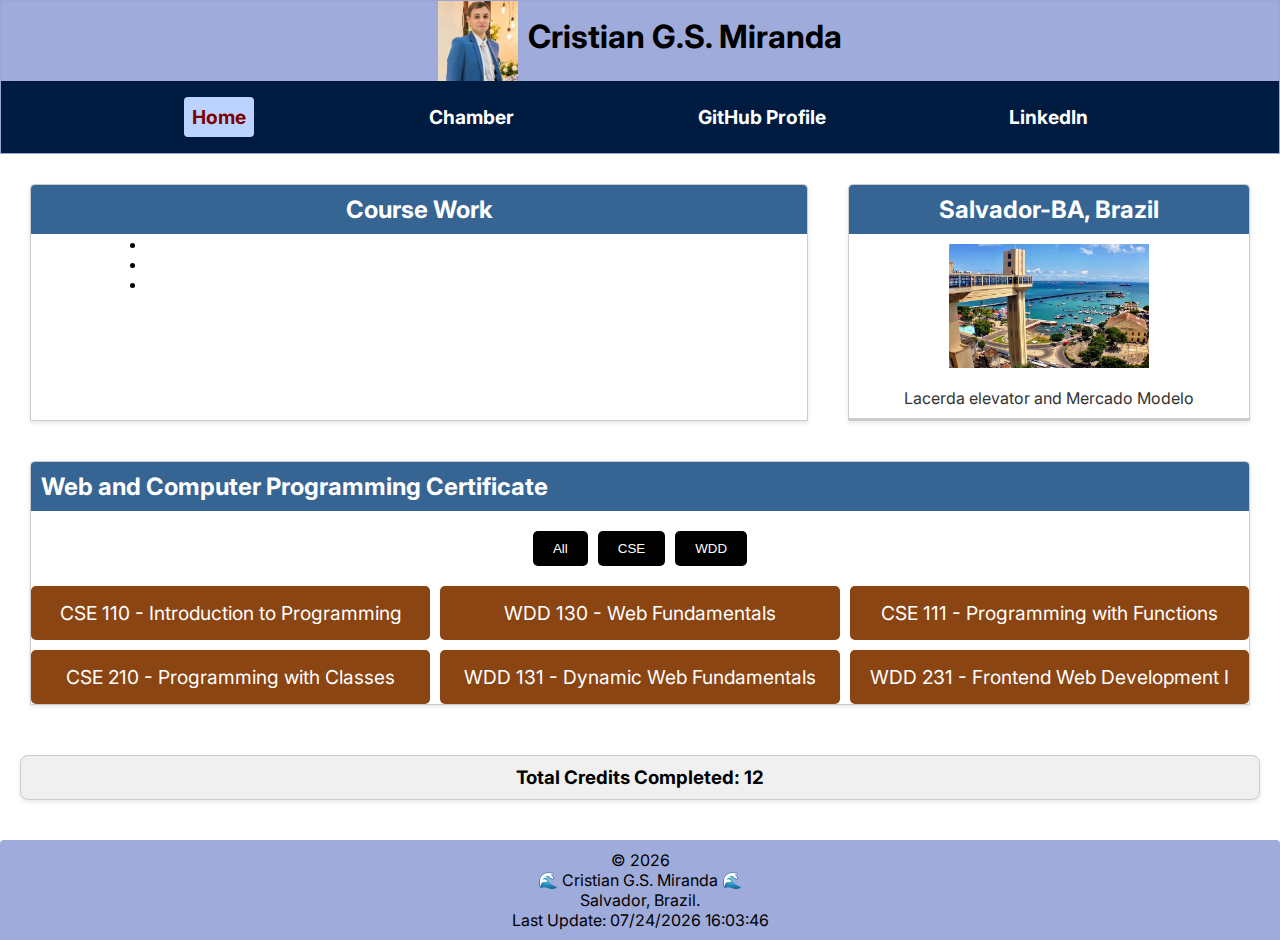
<file: index.html>
<!DOCTYPE html>
<html lang="en">
<head>
    <meta charset="UTF-8">
    <meta name="viewport" content="width=device-width, initial-scale=1.0">
    <title>Cristian G.S. Miranda</title>
    <meta name="description" content="Course Home Page">
    <meta name="author" content="Cristian Miranda">
    <link rel="preconnect" href="https://fonts.googleapis.com">
    <link rel="preconnect" href="https://fonts.gstatic.com" crossorigin>
    <link href="https://fonts.googleapis.com/css2?family=Inter:wght@100..900&display=swap" rel="stylesheet">
    <link rel="stylesheet" href="styles/index.css" media="print" onload="this.media='all'">
    <script src="scripts/index.js" defer></script>
    <link rel="icon" href="favicon.ico">
</head>
<body>
    <div class="container">
        <header>
            <div class="header-left">
                <img src="images/profile.webp" alt="Logo" width="80" loading="lazy">
                <h1>Cristian G.S. Miranda</h1>
            </div>
            <button id="menu" class="menu-button" aria-expanded="false" aria-controls="navigation" aria-label="Toggle navigation">
                <span class="menu-icon"></span>
                <span class="menu-icon"></span>
                <span class="menu-icon"></span>
            </button>
            <nav class="navigation-home" id="navigation" role="navigation" aria-hidden="true">
                <div class="box">
                    <a href="index.html" tabindex="0">Home</a>
                </div>
                <div class="box">
                    <a href="chamber/index.html" tabindex="0">Chamber</a>
                </div>
                <div class="box">
                    <a href="https://github.com/cristiangsmiranda" tabindex="0">GitHub Profile</a>
                </div>
                <div class="box">
                    <a href="https://www.linkedin.com/in/cristian-gabriel-miranda-/" tabindex="0">LinkedIn</a>
                </div>
            </nav>
        </header>
        <main class="main-container">
            <aside class="card">
                <h2 class="resources">Course Work</h2>
                <ul class="course-work-list">
                    <li><a href="#"></a></li>
                    <li><a href="#"></a></li>
                    <li><a href="#"></a></li>
                </ul>
            </aside>
            <section class="card">
                <h2 class="city">Salvador-BA, Brazil</h2>
                <div class="city-container">
                    <img src="images/salvador.webp" alt="Salvador-BA" width="220" loading="lazy">
                    <p class="caption">Lacerda elevator and Mercado Modelo</p>
                </div>
            </section>
            <section class="card">
                <h2 class="navigation">Web and Computer Programming Certificate</h2>
                <div class="filter-buttons">
                    <button class="btn-filter" id="all">All</button>
                    <button class="btn-filter" id="cse">CSE</button>
                    <button class="btn-filter" id="wdd">WDD</button>
                </div>
                <div class="courses" role="grid">
                    <div role="row">
                        <div class="course" id="course-110" data-category="cse" role="gridcell">CSE 110</div>
                        <div class="course" id="course-130" data-category="wdd" role="gridcell">WDD 130</div>
                        <div class="course" id="course-111" data-category="cse" role="gridcell">CSE 111</div>
                        <div class="course" id="course-210" data-category="cse" role="gridcell">CSE 210</div>
                        <div class="course" id="course-131" data-category="wdd" role="gridcell">WDD 131</div>
                        <div class="course" id="course-231" data-category="wdd" role="gridcell">WDD 231</div>
                    </div>
                </div>
                <dialog id="course-details" role="dialog" aria-labelledby="course-details-title" aria-modal="true">
                    <div id="dialog-content"></div>
                    <button id="closeModal" aria-label="close-dialog">❌</button>
                    
                </dialog>                
            </section>
            <section class="card total-credits" id="total-credits-section">
                <h3>Total Credits Completed: <span id="total-credits"></span></h3>
            </section>
        </main>
        <footer>
            <p>&copy; <span id="currentyear"></span></p>
            <p>🌊 Cristian G.S. Miranda 🌊</p>
            <p>Salvador, Brazil.</p>
            <p id="lastModified"></p>
        </footer>
    </div>

    <script>
        const hamButton = document.querySelector("#menu");
        const navigation = document.querySelector("nav.navigation-home");
        hamButton.addEventListener("click", () => {
            const expanded = hamButton.getAttribute("aria-expanded") === "true";
            hamButton.setAttribute("aria-expanded", !expanded);
            navigation.setAttribute("aria-hidden", expanded);
            navigation.classList.toggle("open");
            if (!expanded) {
                const firstLink = navigation.querySelector("a");
                if (firstLink) firstLink.focus();
            }
        });
    </script>
</body>
</html>
</file>
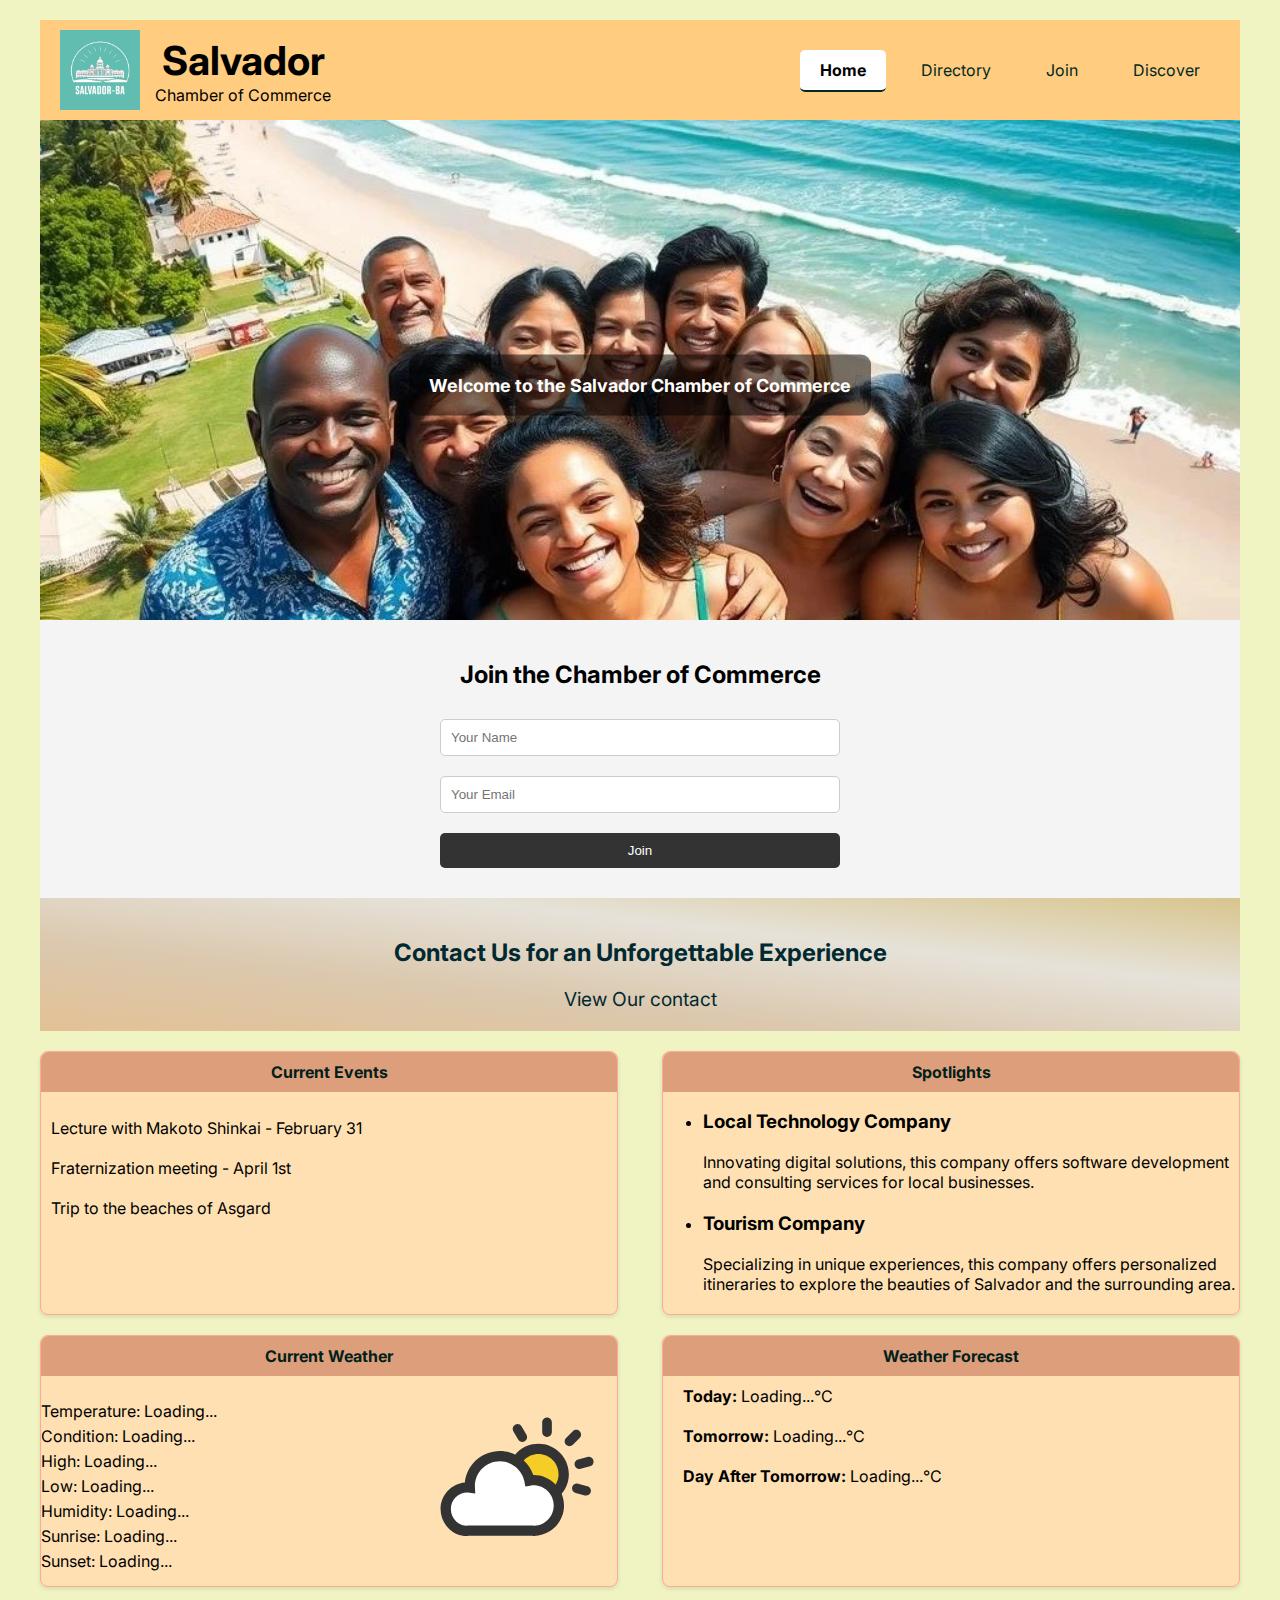
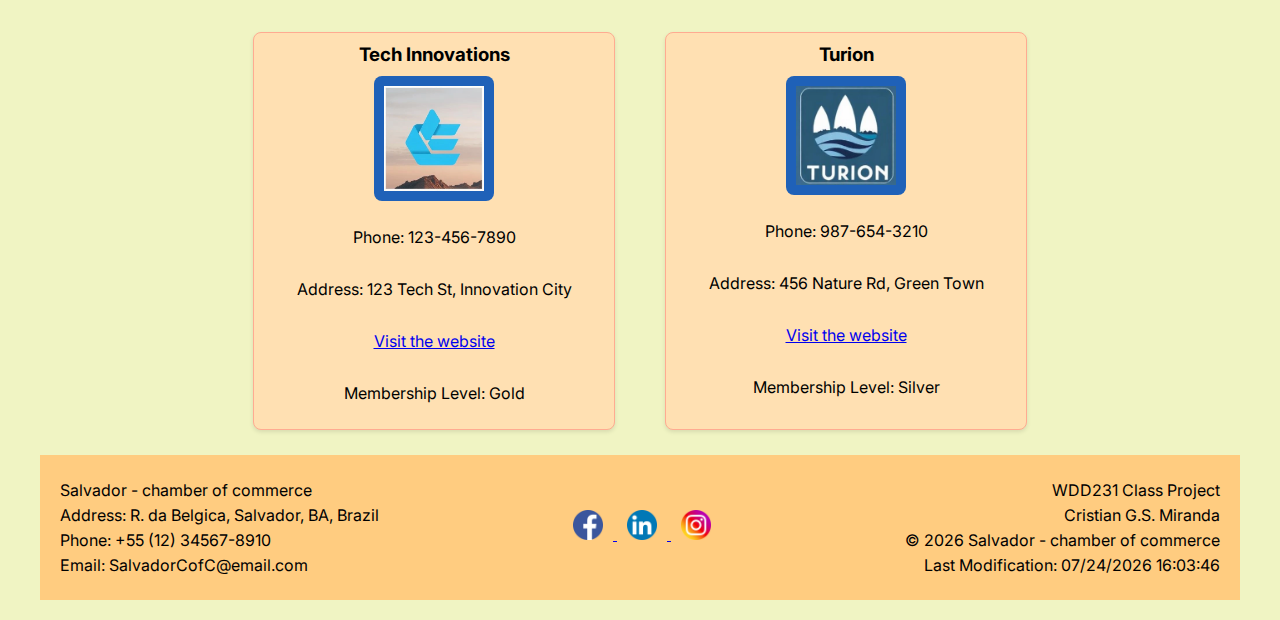
<file: chamber/index.html>
<!DOCTYPE html>
<html lang="en">
<head>
    <meta charset="UTF-8">
    <meta name="viewport" content="width=device-width, initial-scale=1.0">
    <title>Salvador Chamber of Commerce</title>
    <meta name="description" content="Chamber page">
    <meta name="author" content="Cristian Miranda">
    <meta property="og:title" content="A course page about a Chamber of commerce">
    <meta property="og:type" content="website">
    <meta property="og:image" content="https://cristiangsmiranda.github.io/wdd231/images/profile.webp">
    <meta property="og:url" content="https://cristiangsmiranda.github.io/wdd231/chamber.html">
    <meta property="og:description" content="Chamber page description">
    <link rel="preconnect" href="https://fonts.googleapis.com">
    <link rel="preconnect" href="https://fonts.gstatic.com" crossorigin>
    <link href="https://fonts.googleapis.com/css2?family=Inter:wght@100;200;300;400;500;600;700;800;900&display=swap" rel="stylesheet">
    <link rel="preload" href="images/Salvador-chamber-of-commerce.webp" as="image">
    <link rel="preload" href="styles/index.css" as="style">
    <link rel="stylesheet" href="styles/index.css" media="print" onload="this.media='all'">
    <link rel="preload" href="scripts/index.js" as="script">
    <script src="scripts/index.js" defer></script>
    <link rel="icon" href="salvador_favicon.ico">
</head>
<body>
    <div class="container">
        <header>
            <div class="header-left">
                <img src="images/logo-salvador.webp" alt="Logo" width="80" loading="lazy">
                <div>
                    <h1>Salvador</h1>
                    <h1>Chamber of Commerce</h1>
                </div>
            </div>
            <button id="menu" class="menu-button" aria-expanded="false" aria-controls="navigation" aria-label="Toggle navigation">
                <span class="menu-icon"></span>
                <span class="menu-icon"></span>
                <span class="menu-icon"></span>
            </button>
            <nav class="navigation-home" id="navigation" role="navigation" aria-hidden="true">
                <div class="box">
                    <a href="index.html" tabindex="0">Home</a>
                </div>
                <div class="box">
                    <a href="directory.html" tabindex="0">Directory</a>
                </div>
                <div class="box">
                    <a href="join.html" tabindex="0">Join</a>
                </div>
                <div class="box">
                    <a href="discover.html" tabindex="0">Discover</a>
                </div>
            </nav>
        </header>
        <main>
            <section class="home-hero">
                <img src="images/Salvador-chamber-of-commerce.webp" alt="Welcome" width="1200" loading="lazy" class="hero-image"/>
                <h2 class="home-hero-message">Welcome to the Salvador Chamber of Commerce</h2>
                    <a href="join.html" class="cta-button"></a>
            </section>
            <section class="call-to-action">
                <h2>Join the Chamber of Commerce</h2>
                <form>
                    <input type="text" name="name" placeholder="Your Name"><br>
                    <input type="email" name="email" placeholder="Your Email"><br>
                    <input type="submit" value="Join">
                </form>
            </section>
            <section class="contact-us">
                <h2>Contact Us for an Unforgettable Experience</h2>
                <a href="join.html">View Our contact</a>
            </section>
            <div class="cards-container">
                <aside class="card">
                    <div class="card-header">Current Events</div>
                    <ul class="event-list">
                        <li>Lecture with Makoto Shinkai - February 31</li>
                        <li>Fraternization meeting - April 1st</li>
                        <li>Trip to the beaches of Asgard</li>
                    </ul>
                </aside>
                <section class="spotlights card">
                    <div class="card-header">Spotlights</div>
                    <ul>
                        <li>
                            <h3>Local Technology Company</h3>
                            <p>Innovating digital solutions, this company offers software development and consulting services for local businesses.</p>                        </li>
                        <li>
                            <h3>Tourism Company</h3>
                            <p>Specializing in unique experiences, this company offers personalized itineraries to explore the beauties of Salvador and the surrounding area.</p>                        </li>
                    </ul>
                </section>
            </div>
            <div class="weather-container">
                <section class="data card">
                    <div class="card-header">Current Weather</div>
                    <div class="weather-content">
                        <ul>
                            <li>Temperature: <span id="current-temp">Loading...</span></li>
                            <li>Condition: <span id="current-description">Loading...</span></li>
                            <li id="high-temp">High: Loading...</li>
                            <li id="low-temp">Low: Loading...</li>
                            <li id="humidity">Humidity: Loading...</li>
                            <li id="sunrise">Sunrise: Loading...</li>
                            <li id="sunset">Sunset: Loading...</li>
                        </ul>
                        <img class="weather-icon" src="images/weather-svg.svg" alt="Weather Icon" width="100"/>
                    </div>
                </section>
                <section class="weather card">
                    <div class="card-header">Weather Forecast</div>
                    <ul>
                        <li><strong>Today:</strong> <span id="today-temp">Loading...</span>°C</li>
                        <li><strong>Tomorrow:</strong> <span id="tomorrow-temp">Loading...</span>°C</li>
                        <li><strong>Day After Tomorrow:</strong> <span id="day-after-temp">Loading...</span>°C</li>
                    </ul>
                </section>
            </div>
            <div id="members-cards" class="members-container"></div>
        </main>
        <footer>
            <section class="information">
                <p>Salvador - chamber of commerce</p>
                <p>Address: R. da Belgica, Salvador, BA, Brazil</p>
                <p>Phone: +55 (12) 34567-8910</p>
                <p>Email: SalvadorCofC@email.com</p>   
            </section>
            <nav class="sociallinks">
                <a href="https://facebook.com">
                    <img src="images/facebook.webp" alt="Facebook">
                </a>
                <a href="https://www.linkedin.com/in/cristian-gabriel-miranda-/">
                    <img src="images/linkedin.webp" alt="Linkedin">
                </a>
                <a href="https://instagram.com">
                    <img src="images/instagram.webp" alt="Instagram">
                </a>
            </nav>
            <section class="footer">
                <p>WDD231 Class Project</p>
                <p>Cristian G.S. Miranda</p>
                <p>&copy; <span id="currentyear"></span> Salvador - chamber of commerce</p>
                <p id="lastModified"></p>
            </section>
        </footer>
        <script>
            document.addEventListener("DOMContentLoaded", function () {
                const menuButton = document.getElementById("menu");
                const navigation = document.getElementById("navigation");
                menuButton.addEventListener("click", function () {
                    const isExpanded = menuButton.getAttribute("aria-expanded") === "true";
                    menuButton.setAttribute("aria-expanded", !isExpanded);
                    menuButton.classList.toggle("active");
                    navigation.classList.toggle("open");
                });
            });
        </script>
    </div>
</body>
</html>
</file>
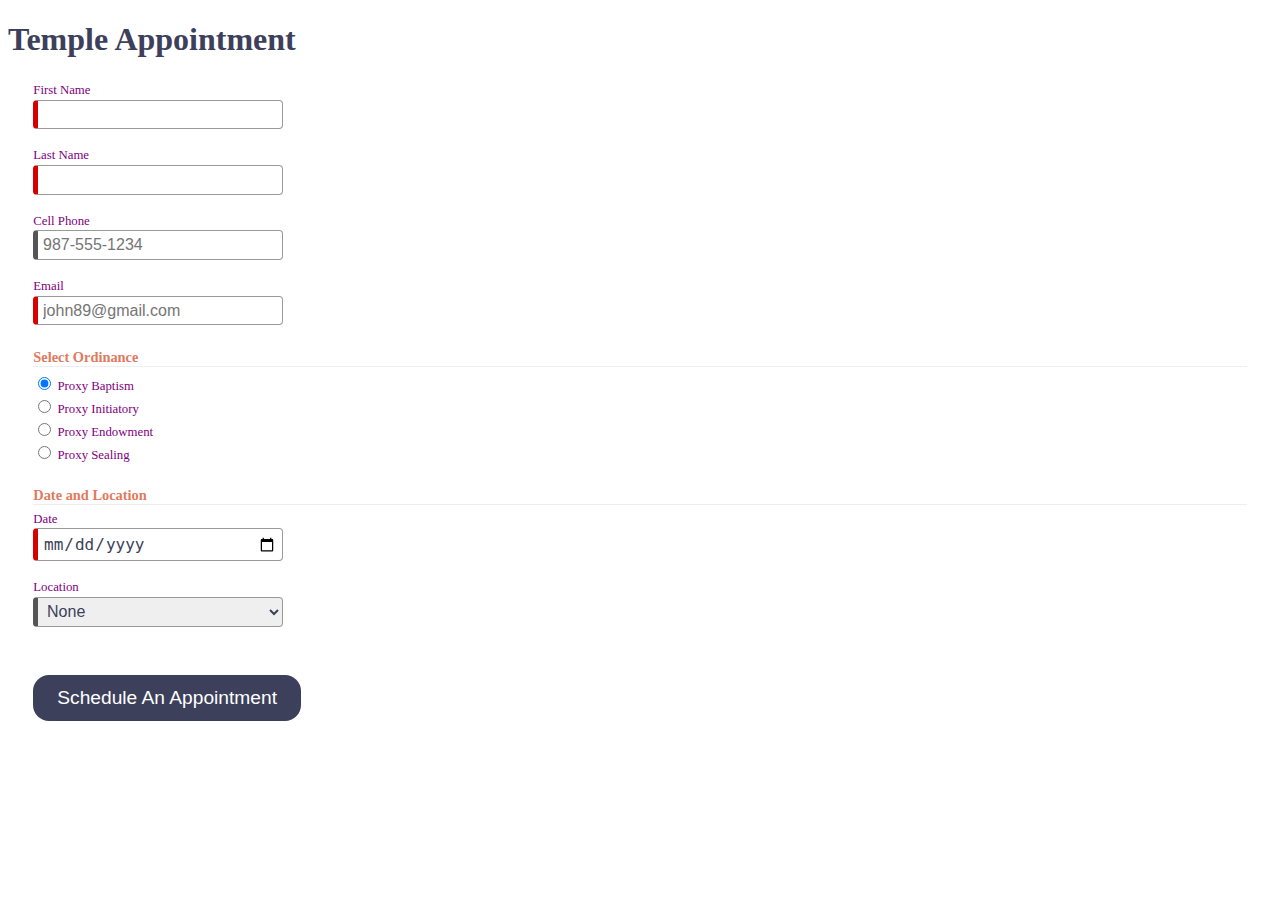
<file: week4/index.html>
<!DOCTYPE html>
<html lang="en">

<head>
  <meta charset="UTF-8">
  <meta name="viewport" content="width=device-width, initial-scale=1.0">
  <meta name="description" content="Web Lab Start File">
  <meta name="author" content="Paul Cheney">
  <link rel="stylesheet" href="styles/small.css">
  <link rel="stylesheet" href="styles/large.css">

  <title>Web Lab Start File</title>
</head>

<body>

  <main>
    <h1>Temple Appointment</h1>

    <form method="GET" action="thanks.html" class="designOne">
      <label>First Name <input type="text" name="first" required autocomplete="given-name" title="Your First Name"></label>
        <label>Last Name <input type="text" name="last" required autocomplete="family-name" title="Your Last Name"></label>
        <label>Cell Phone <input type="tel" name="phone"  autocomplete="tel" title="A Phone Number with dashes" placeholder="987-555-1234" ></label>
        <label>Email <input type="email" name="email" required placeholder="john89@gmail.com"  title="Your Email" autocomplete="email"></label>
  

        <h3>Select Ordinance</h3>
        <label><input type="radio" name="ordinance" value="Baptism" checked> Proxy Baptism</label>
        <label><input type="radio" name="ordinance" value="Initiatory"> Proxy Initiatory</label>
        <label><input type="radio" name="ordinance" value="Endowment"> Proxy Endowment</label>
        <label><input type="radio" name="ordinance" value="Sealing"> Proxy Sealing</label>

        
        <h3>Date and Location</h3>
        <label>Date <input type="date" name="fecha" required></label>

        <label>Location
          <select name="location" required>
            <option value="">None</option>
            <option value="Payson">Payson</option>
            <option value="Orem">Orem</option>
            <option value="Provo City Center">Provo City Center</option>
        </label>

        <input type="submit" value="Schedule An Appointment">
    </form>

    
  </main>

</body>
</html>
</file>
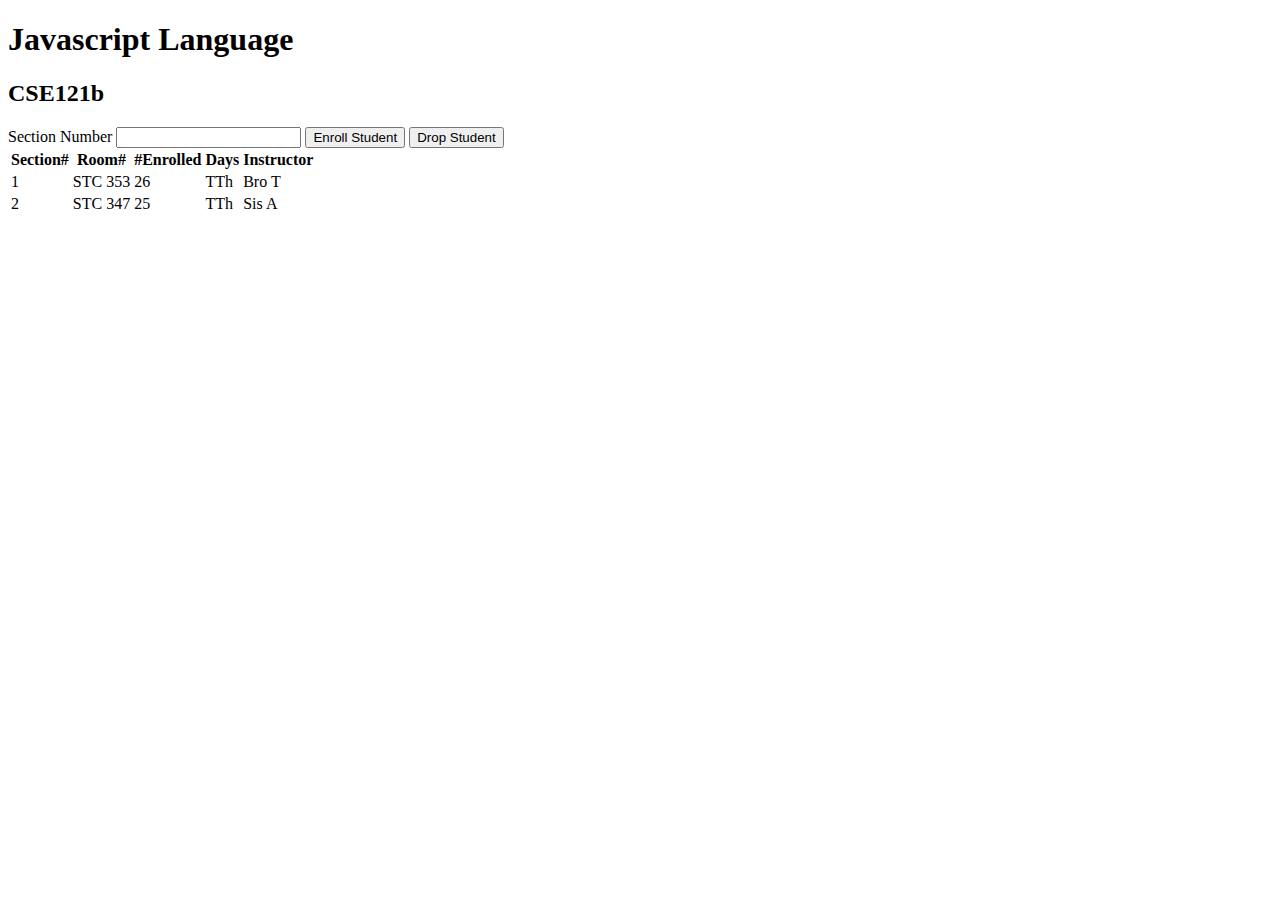
<file: modules.html>
<!-- modules.html -->
<!DOCTYPE html>
<html lang="en">
  <head>
    <meta charset="UTF-8" />
    <meta http-equiv="X-UA-Compatible" content="IE=edge" />
    <meta name="viewport" content="width=device-width, initial-scale=1.0" />
    <title>Courses and sections</title>
    <script src="modules.js" type="module"></script>
</head>
  <body>
    <h1 id="courseName"></h1>
    <h2 id="courseCode"></h2>
    <label for="sectionNumber">Section Number</label>
    <input id="sectionNumber" />
    <button id="enrollStudent">Enroll Student</button>
    <button id="dropStudent">Drop Student</button>

    <table>
      <thead>
        <tr>
          <th>Section#</th>
          <th>Room#</th>
          <th>#Enrolled</th>
          <th>Days</th>
          <th>Instructor</th>
        </tr>
      </thead>
      <tbody id="sections"></tbody>
    </table>
  </body>
</html>
</file>
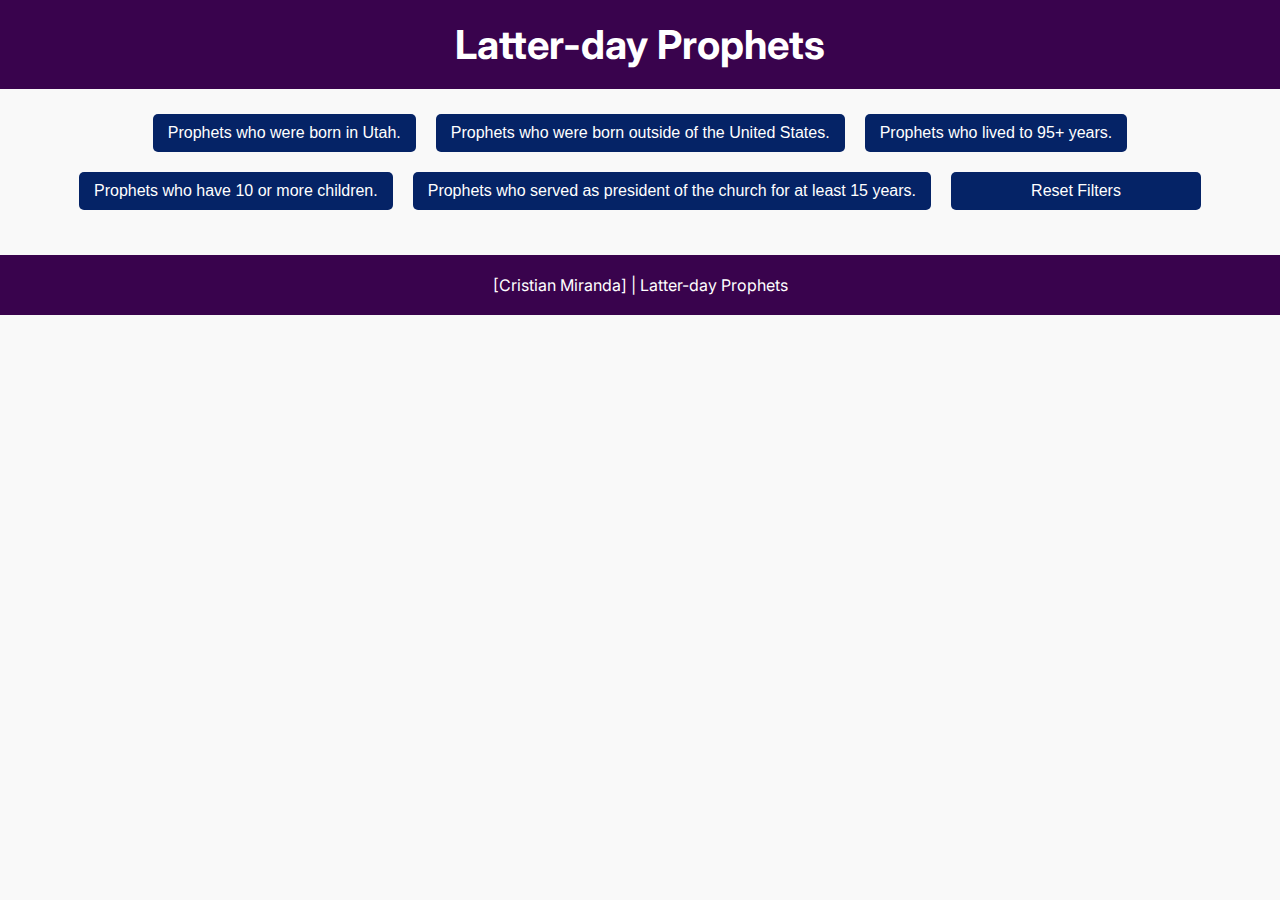
<file: prophets.html>
<!DOCTYPE html>
<html lang="en">
<head>
    <meta charset="UTF-8">
    <meta name="viewport" content="width=device-width, initial-scale=1.0">
    <title>latter-day prophets</title>
    <meta name="description" content="latter-day prophets">
    <meta name="author" content="Cristian Miranda">
    <link rel="preconnect" href="https://fonts.googleapis.com">
    <link rel="preconnect" href="https://fonts.gstatic.com" crossorigin>
    <link href="https://fonts.googleapis.com/css2?family=Inter:wght@100..900&display=swap" rel="stylesheet">
    <link rel="stylesheet" href="styles/prophets.css" media="print" onload="this.media='all'">
    <script src="scripts/prophets.js" defer></script>
</head>
<body>
    <header>
        <h1>Latter-day Prophets</h1>
      </header>
      <main>
        <div id="filters">
            <button id="utah-button">Prophets who were born in Utah.</button>
            <button id="non-us-button">Prophets who were born outside of the United States.</button>
            <button id="95-plus-button">Prophets who lived to 95+ years.</button>
            <button id="10-kids-button">Prophets who have 10 or more children.</button>
            <button id="15-years-button">Prophets who served as president of the church for at least 15 years.</button>
            <button id="reset-button">Reset Filters</button>
        </div>
        <div id="cards"></div>
      </main>
      <footer>
        [Cristian Miranda] | Latter-day Prophets
      </footer>
</body>
</html>
</file>
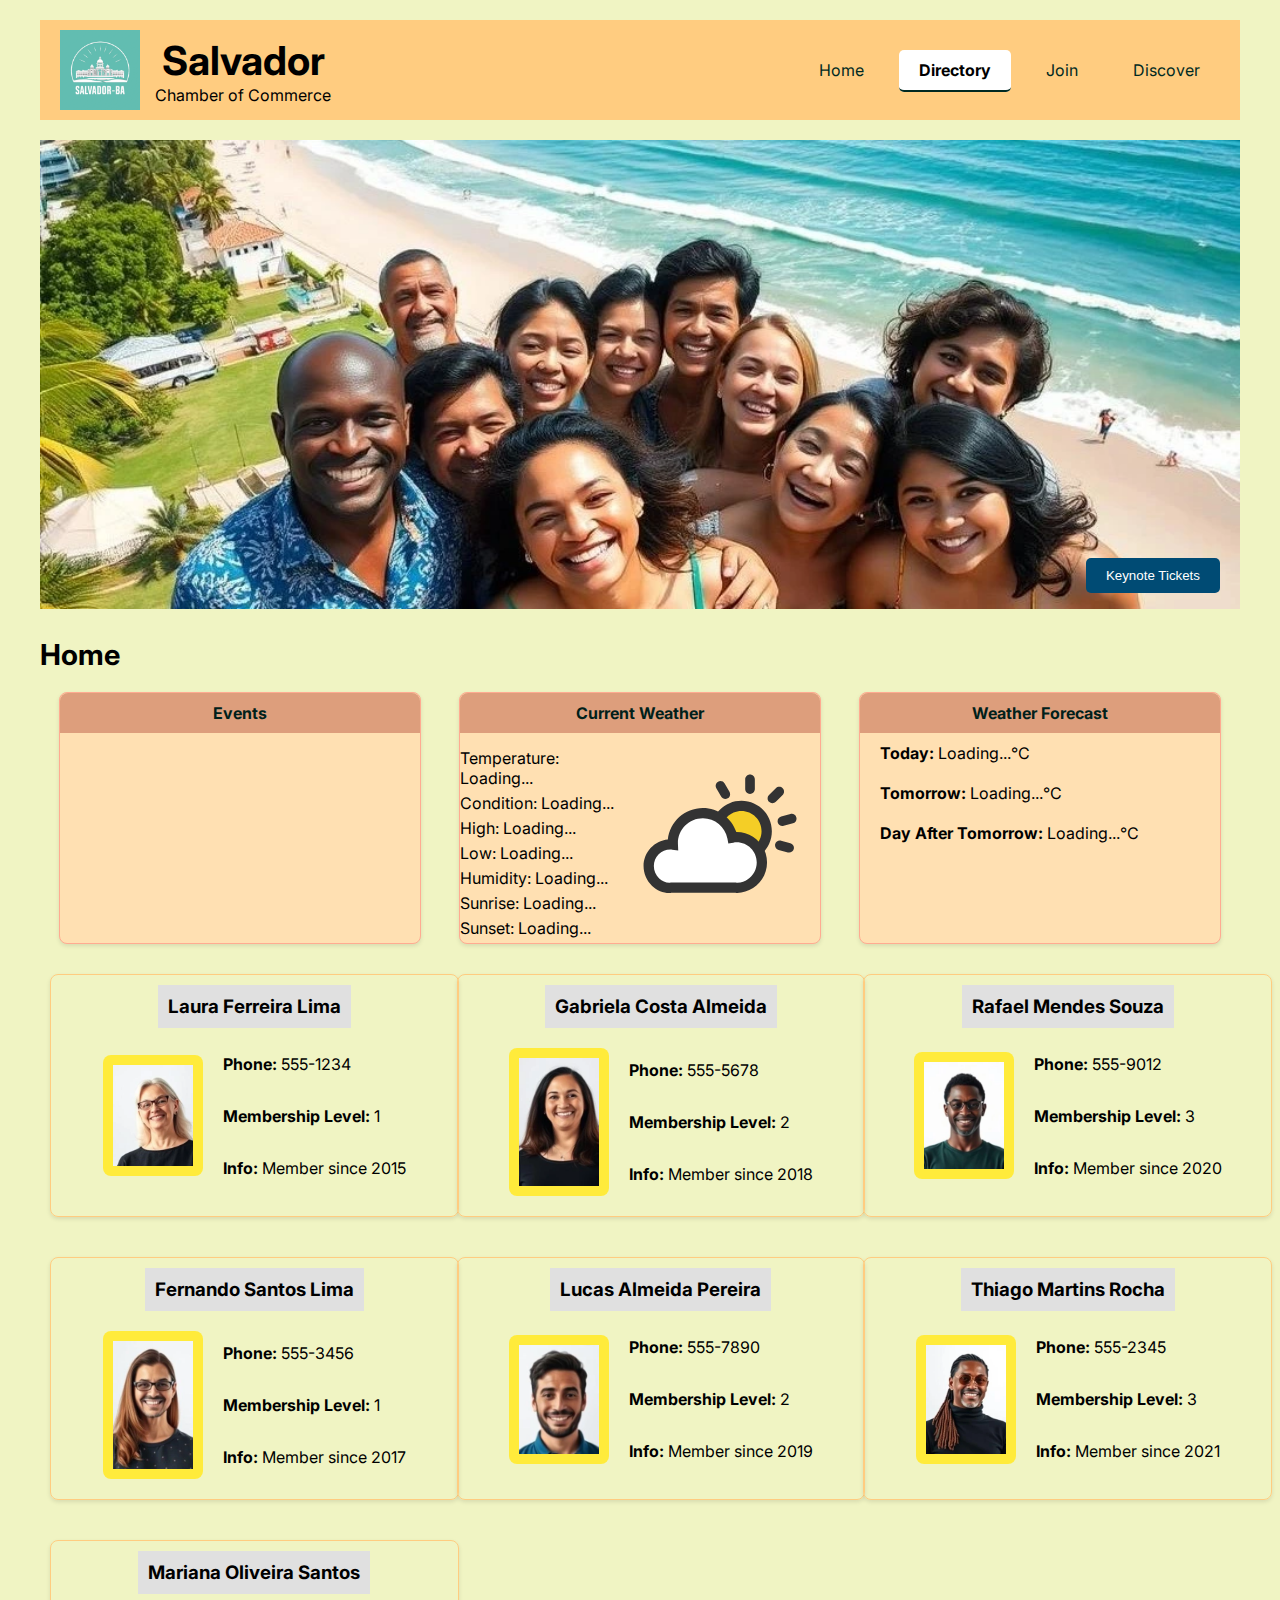
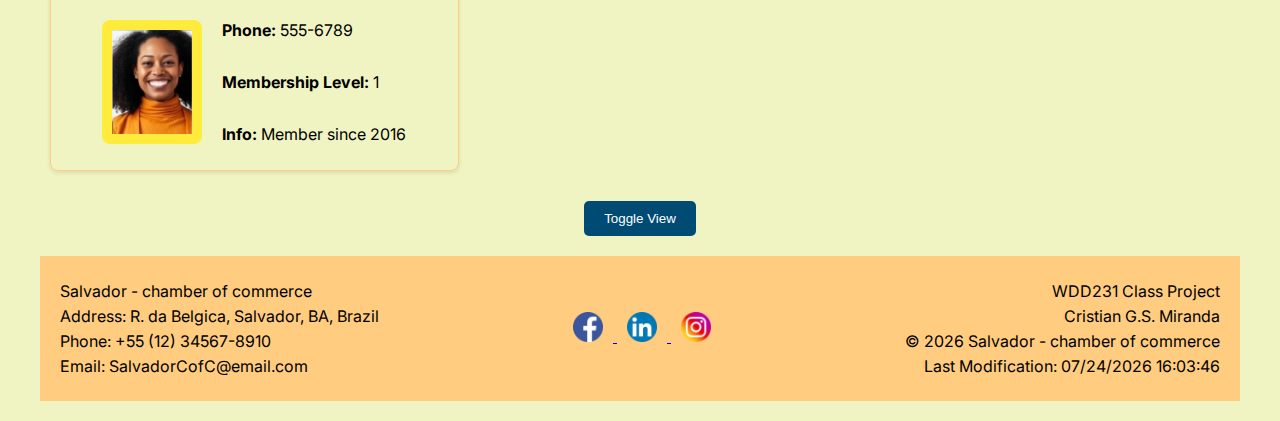
<file: chamber/directory.html>
<!DOCTYPE html>
<html lang="en">
<head>
    <meta charset="UTF-8">
    <meta name="viewport" content="width=device-width, initial-scale=1.0">
    <title>Salvador Chamber of Commerce</title>
    <meta name="description" content="Chamber page">
    <meta name="author" content="Cristian Miranda">
    <meta property="og:title" content="A course page about a Chamber of commerce">
    <meta property="og:type" content="website">
    <meta property="og:image" content="https://cristiangsmiranda.github.io/wdd231/images/profile.webp">
    <meta property="og:url" content="https://cristiangsmiranda.github.io/wdd231/chamber.html">
    <meta property="og:description" content="Chamber page description">
    <link rel="preconnect" href="https://fonts.googleapis.com">
    <link rel="preconnect" href="https://fonts.gstatic.com" crossorigin>
    <link href="https://fonts.googleapis.com/css2?family=Inter:wght@100;200;300;400;500;600;700;800;900&display=swap" rel="stylesheet">
    <link rel="preload" href="images/Salvador-chamber-of-commerce.webp" as="image">
    <link rel="preload" href="styles/chamber.css" as="style">
    <link rel="stylesheet" href="styles/chamber.css" media="print" onload="this.media='all'">
    <link rel="preload" href="scripts/chamber.js" as="script">
    <script src="scripts/chamber.js" defer></script>
    <link rel="icon" href="salvador_favicon.ico">
</head>
<body>
    <div class="container">
        <header>
            <div class="header-left">
                <img src="images/logo-salvador.webp" alt="Logo" width="80" loading="lazy">
                <div>
                    <h1>Salvador</h1>
                    <h1>Chamber of Commerce</h1>
                </div>
            </div>
            <button id="menu" class="menu-button" aria-expanded="false" aria-controls="navigation" aria-label="Toggle navigation">
                <span class="menu-icon"></span>
                <span class="menu-icon"></span>
                <span class="menu-icon"></span>
            </button>
            <nav class="navigation-home" id="navigation" role="navigation" aria-hidden="true">
                <div class="box">
                    <a href="index.html" tabindex="0">Home</a>
                </div>
                <div class="box">
                    <a href="directory.html" tabindex="0">Directory</a>
                </div>
                <div class="box">
                    <a href="join.html" tabindex="0">Join</a>
                </div>
                <div class="box">
                    <a href="discover.html" tabindex="0">Discover</a>
                </div>
            </nav>
        </header>
        <main>
            <section class="home-hero">
                <img src="images/Salvador-chamber-of-commerce.webp" alt="Welcome" width="1200" loading="lazy">
                <button id="keynote">Keynote Tickets</button>
                <div class="keynote-container grid-view"></div>
            </section>
            <h2>Home</h2>
            <div class="cards-container">
                <aside class="card">
                    <div class="card-header">Events</div>
                    <ul class="event-list"></ul>
                </aside>
                <section class="data card">
                    <div class="card-header">Current Weather</div>
                    <div class="weather-content">
                      <ul>
                        <li>Temperature: <span id="current-temp">Loading...</span></li>
                        <li>Condition: <span id="current-description">Loading...</span></li>
                        <li id="high-temp">High: Loading...</li>
                        <li id="low-temp">Low: Loading...</li>
                        <li id="humidity">Humidity: Loading...</li>
                        <li id="sunrise">Sunrise: Loading...</li>
                        <li id="sunset">Sunset: Loading...</li>
                      </ul>
                      <img class="weather-icon" src="images/weather-svg.svg" alt="Weather Icon" width="100"/>
                    </div>
                  </section>
                <section class="weather card">
                    <div class="card-header">Weather Forecast</div>
                    <ul>
                        <li><strong>Today:</strong> <span id="today-temp">Loading...</span>°C</li>
                        <li><strong>Tomorrow:</strong> <span id="tomorrow-temp">Loading...</span>°C</li>
                        <li><strong>Day After Tomorrow:</strong> <span id="day-after-temp">Loading...</span>°C</li>
                    </ul>
                </section>
            </div>
            <div class="members-container grid-view"></div>
            <button id="toggleView">Toggle View</button>
        </main>
        <footer>
            <section class="information">
                <p>Salvador - chamber of commerce</p>
                <p>Address: R. da Belgica, Salvador, BA, Brazil</p>
                <p>Phone: +55 (12) 34567-8910</p>
                <p>Email: SalvadorCofC@email.com</p>   
            </section>
            <nav class="sociallinks">
                <a href="https://facebook.com">
                    <img src="images/facebook.webp" alt="Facebook">
                </a>
                <a href="https://www.linkedin.com/in/cristian-gabriel-miranda-/">
                    <img src="images/linkedin.webp" alt="Linkedin">
                </a>
                <a href="https://instagram.com">
                    <img src="images/instagram.webp" alt="Instagram">
                </a>
            </nav>
            <section class="footer">
                <p>WDD231 Class Project</p>
                <p>Cristian G.S. Miranda</p>
                <p>&copy; <span id="currentyear"></span> Salvador - chamber of commerce</p>
                <p id="lastModified"></p>
            </section>
        </footer>
        <script>
            document.addEventListener("DOMContentLoaded", function () {
                const menuButton = document.getElementById("menu");
                const navigation = document.getElementById("navigation");
                menuButton.addEventListener("click", function () {
                    const isExpanded = menuButton.getAttribute("aria-expanded") === "true";
                    menuButton.setAttribute("aria-expanded", !isExpanded);
                    menuButton.classList.toggle("active");
                    navigation.classList.toggle("open");
                });
            });
        </script>
    </div>
</body>
</html>
</file>
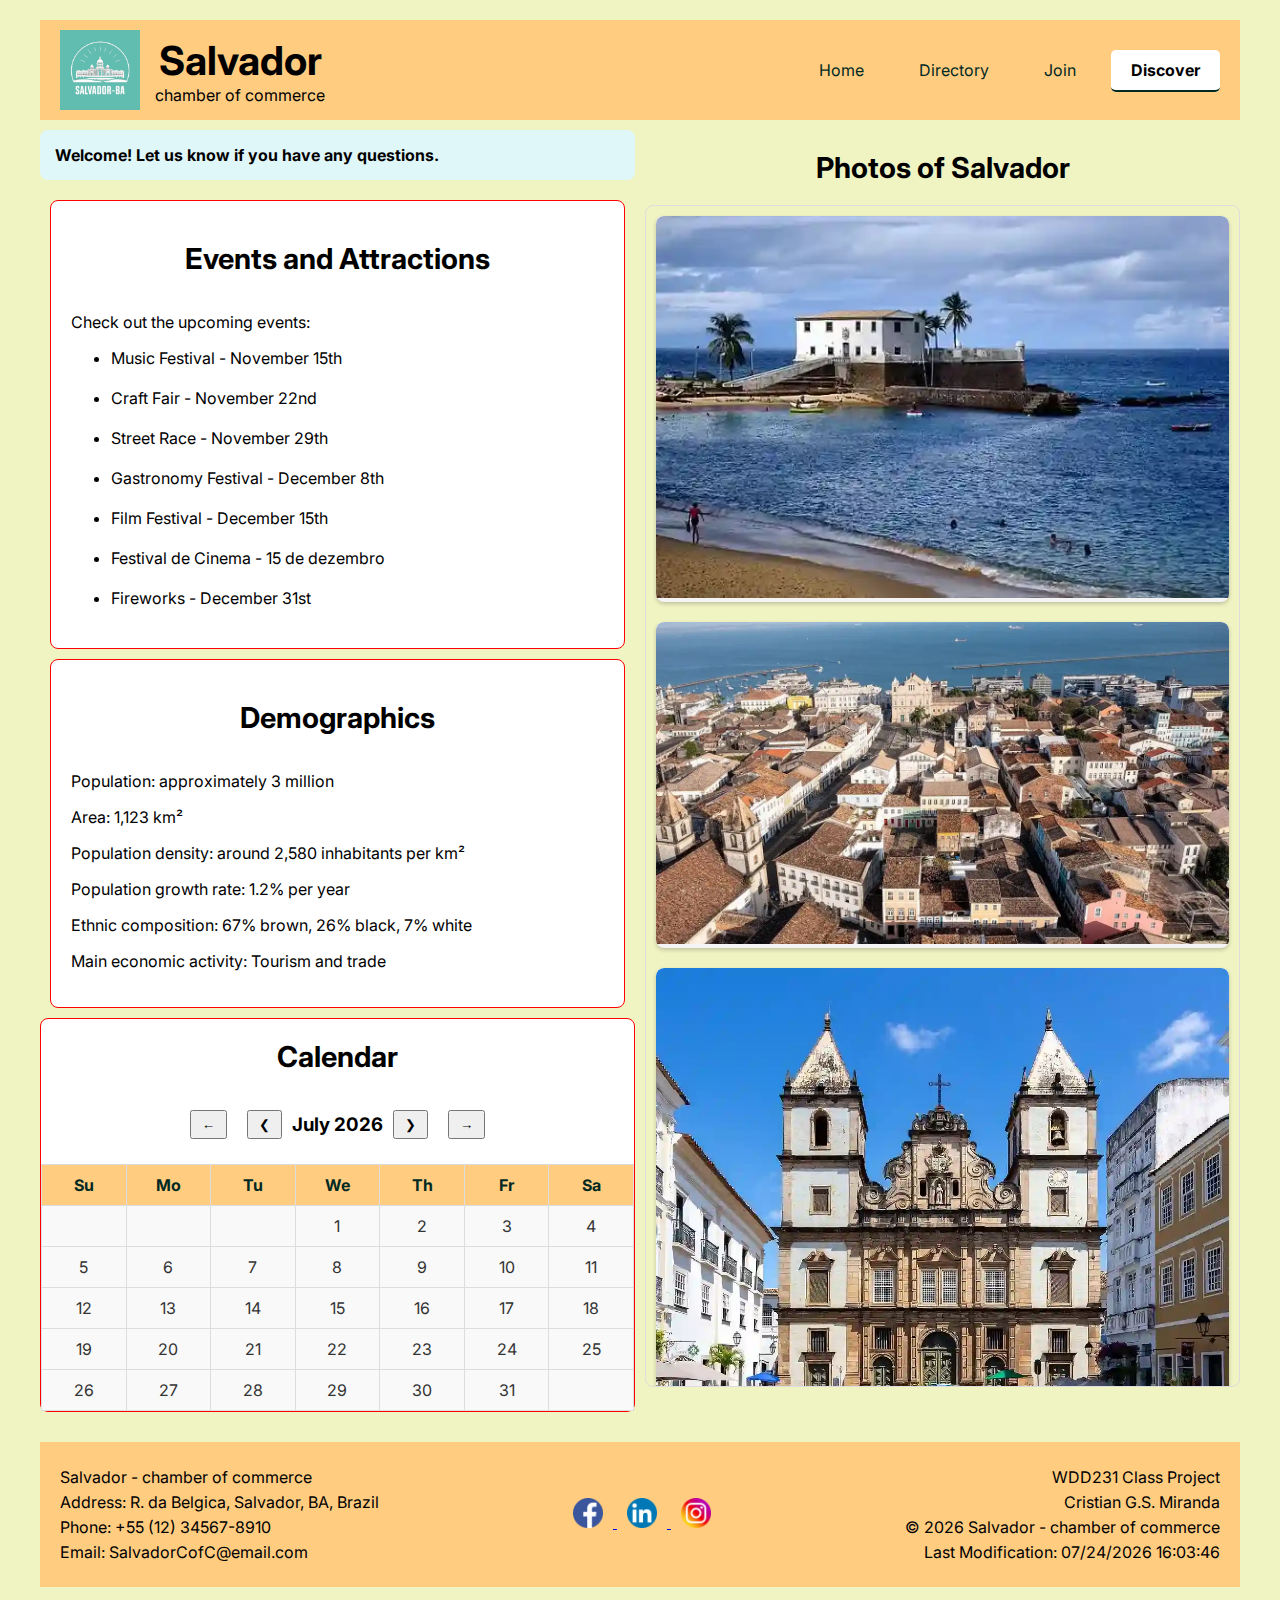
<file: chamber/discover.html>
<!DOCTYPE html>
<html lang="en">
<head>
    <meta charset="UTF-8">
    <meta name="viewport" content="width=device-width, initial-scale=1.0">
    <title>Salvador Chamber of Commerce</title>
    <meta name="description" content="Chamber page">
    <meta name="author" content="Cristian Miranda">
    <meta property="og:title" content="A course page about a Chamber of commerce">
    <meta property="og:type" content="website">
    <meta property="og:image" content="https://cristiangsmiranda.github.io/wdd231/images/profile.webp">
    <meta property="og:url" content="https://cristiangsmiranda.github.io/wdd231/chamber.html">
    <meta property="og:description" content="Chamber page description">
    <link rel="preconnect" href="https://fonts.googleapis.com">
    <link rel="preconnect" href="https://fonts.gstatic.com" crossorigin>
    <link href="https://fonts.googleapis.com/css2?family=Inter:wght@100;200;300;400;500;600;700;800;900&display=swap" rel="stylesheet">
    <link rel="preload" href="images/Salvador-chamber-of-commerce.webp" as="image">
    <link rel="preload" href="styles/chamber.css" as="style">
    <link rel="stylesheet" href="styles/chamber.css" media="print" onload="this.media='all'">
    <link rel="preload" href="scripts/chamber.js" as="script">
    <script src="scripts/chamber.js" defer></script>
    <link rel="icon" href="salvador_favicon.ico">
</head>
<body>
    <div class="container">
        <header>
            <div class="header-left">
                <img src="images/logo-salvador.webp" alt="Logo" width="80" loading="lazy">
                <div>
                    <h1>Salvador</h1>
                    <h1>chamber of commerce</h1>
                </div>
            </div>
            <button id="menu" class="menu-button" aria-expanded="false" aria-controls="navigation" aria-label="Toggle navigation">
                <span class="menu-icon"></span>
                <span class="menu-icon"></span>
                <span class="menu-icon"></span>
            </button>
            <nav class="navigation-home" id="navigation" aria-hidden="true">
                <div class="box">
                    <a href="index.html" tabindex="0">Home</a>
                </div>
                <div class="box">
                    <a href="directory.html" tabindex="0">Directory</a>
                </div>
                <div class="box">
                    <a href="join.html" tabindex="0">Join</a>
                </div>
                <div class="box">
                    <a href="discover.html" tabindex="0">Discover</a>
                </div>
            </nav>
        </header>
        <main class="main-content sidebar-layout">
            <div class="sidebar-container">
                <aside class="sidebar-content-1">
                    <div class="info-card">
                        <h2>Events and Attractions</h2>
                        <p>Check out the upcoming events:</p>
                        <ul>
                            <li>Music Festival - November 15th</li>
                            <li>Craft Fair - November 22nd</li>
                            <li>Street Race - November 29th</li>
                            <li>Gastronomy Festival - December 8th</li>
                            <li>Film Festival - December 15th</li>
                            <li>Festival de Cinema - 15 de dezembro</li>
                            <li>Fireworks - December 31st</li>
                        </ul>
                    </div>
                </aside>
                <aside class="sidebar-content-2">
                    <div class="info-card">
                        <h2>Demographics</h2>
                        <p>Population: approximately 3 million</p>
                        <p>Area: 1,123 km²</p>
                        <p>Population density: around 2,580 inhabitants per km²</p>
                        <p>Population growth rate: 1.2% per year</p>
                        <p>Ethnic composition: 67% brown, 26% black, 7% white</p>
                        <p>Main economic activity: Tourism and trade</p>
                    </div>
                </aside>
        
                <aside class="sidebar-content-3">
                    <div class="info-card">
                        <h2>Calendar</h2>
                            <div class="calendar-controls">
                            <button id="prevYear">←</button>
                            <button id="prevMonth">❮</button>
                            <h3 id="currentMonth"></h3>
                            <button id="nextMonth">❯</button>
                            <button id="nextYear">→</button>
                        </div>
                        <table class="calendar" id="calendar">
                            <thead>
                                <tr>
                                    <th>Su</th>
                                    <th>Mo</th>
                                    <th>Tu</th>
                                    <th>We</th>
                                    <th>Th</th>
                                    <th>Fr</th>
                                    <th>Sa</th>
                                </tr>
                            </thead>
                            <tbody id="calendarBody"></tbody>
                        </table>
                    </div>
                </aside>
            </div>
        
            <section class="gallery-section">
                <h2>Photos of Salvador</h2>
                <div class="image-scroll-container">
                    <div class="image-column">
                        <div class="photo-card">
                            <img src="images/praia.webp" alt="Salvador Beach" loading="lazy">
                        </div>
                        <div class="photo-card">
                            <img src="images/Centro_Histórico.webp" alt="Historic Center" loading="lazy">
                        </div>
                        <div class="photo-card">
                            <img src="images/Igreja_de_São_Francisco.webp" alt="Church of San Francisco" loading="lazy">
                        </div>
                        <div class="photo-card">
                            <img src="images/Largo_do_Pelourinho.webp" alt="Pelourinho" loading="lazy">
                        </div>
                        <div class="photo-card">
                            <img src="images/mercado_modelo.webp" alt="Mercado Modelo" loading="lazy">
                        </div>
                        <div class="photo-card">
                            <img src="images/Elevador_Lacerda.webp" alt="Lacerda Elevator" loading="lazy">
                        </div>
                    </div>
                </div>
            </section>
            
        </main>        
        <footer>
            <section class="information">
                <p>Salvador - chamber of commerce</p>
                <p>Address: R. da Belgica, Salvador, BA, Brazil</p>
                <p>Phone: +55 (12) 34567-8910</p>
                <p>Email: SalvadorCofC@email.com</p>   
            </section>
            <nav class="sociallinks">
                <a href="https://facebook.com">
                    <img src="images/facebook.webp" alt="Facebook">
                </a>
                <a href="https://www.linkedin.com/in/cristian-gabriel-miranda-/">
                    <img src="images/linkedin.webp" alt="Linkedin">
                </a>
                <a href="https://instagram.com">
                    <img src="images/instagram.webp" alt="Instagram">
                </a>
            </nav>
            <section class="footer">
                <p>WDD231 Class Project</p>
                <p>Cristian G.S. Miranda</p>
                <p>&copy; <span id="currentyear"></span> Salvador - chamber of commerce</p>
                <p id="lastModified"></p>
            </section>
        </footer>
        <script>
            document.addEventListener("DOMContentLoaded", function () {
                const calendarBody = document.getElementById('calendarBody');
                const currentMonthLabel = document.getElementById('currentMonth');
                const menuButton = document.getElementById("menu");
                const navigation = document.getElementById("navigation");
                const sidebarContent = document.createElement("div");
                sidebarContent.classList.add("visit-message");

                let currentDate = new Date();

                function renderCalendar() {
                    calendarBody.innerHTML = '';
                    const year = currentDate.getFullYear();
                    const month = currentDate.getMonth();
                    currentMonthLabel.textContent = currentDate.toLocaleString('default', { month: 'long', year: 'numeric' });
                    const firstDay = new Date(year, month, 1);
                    const lastDay = new Date(year, month + 1, 0);
                    const daysInMonth = lastDay.getDate();
                    const startDay = firstDay.getDay();

                    let row = document.createElement('tr');
                    for (let i = 0; i < startDay; i++) {
                        row.appendChild(document.createElement('td'));
                    }
                    for (let day = 1; day <= daysInMonth; day++) {
                        const cell = document.createElement('td');
                        cell.textContent = day;
                        cell.addEventListener('click', () => alert(`You selected the day ${day} of ${currentMonthLabel.textContent}`));
                        row.appendChild(cell);
                        if ((day + startDay) % 7 === 0) {
                            calendarBody.appendChild(row);
                            row = document.createElement('tr');
                        }
                    }
                    while (row.children.length < 7) {
                        row.appendChild(document.createElement('td'));
                    }
                    calendarBody.appendChild(row);
                }

                const prevMonthButton = document.getElementById('prevMonth');
                const nextMonthButton = document.getElementById('nextMonth');
                const prevYearButton = document.getElementById('prevYear');
                const nextYearButton = document.getElementById('nextYear');

                if (prevMonthButton) {
                    prevMonthButton.addEventListener('click', () => {
                        currentDate.setMonth(currentDate.getMonth() - 1);
                        renderCalendar();
                    });
                }
                if (nextMonthButton) {
                    nextMonthButton.addEventListener('click', () => {
                        currentDate.setMonth(currentDate.getMonth() + 1);
                        renderCalendar();
                    });
                }
                if (prevYearButton) {
                    prevYearButton.addEventListener('click', () => {
                        currentDate.setFullYear(currentDate.getFullYear() - 1);
                        renderCalendar();
                    });
                }
                if (nextYearButton) {
                    nextYearButton.addEventListener('click', () => {
                        currentDate.setFullYear(currentDate.getFullYear() + 1);
                        renderCalendar();
                    });
                }

                function displayVisitMessage() {
                    const lastVisitKey = 'lastVisit';
                    const currentDate = new Date();
                    const currentTime = currentDate.getTime();
                    const lastVisit = localStorage.getItem(lastVisitKey);
                    if (!lastVisit) {
                        sidebarContent.textContent = "Welcome! Let us know if you have any questions.";
                    } else {
                        const lastVisitDate = new Date(lastVisit);
                        const timeDifference = currentTime - lastVisitDate.getTime();
                        const daysDifference = Math.floor(timeDifference / (1000 * 3600 * 24));
                        if (daysDifference < 1) {
                            sidebarContent.textContent = "Back so soon! Awesome!";
                        } else {
                            sidebarContent.textContent = `You last visited ${daysDifference} day${daysDifference > 1 ? 's' : ''} ago.`;
                        }
                    }
                    localStorage.setItem(lastVisitKey, currentDate);
                    const sidebarContainer = document.querySelector('.sidebar-container');
                    sidebarContainer.prepend(sidebarContent);
                }
                displayVisitMessage();

                menuButton.addEventListener("click", function () {
                    const isExpanded = menuButton.getAttribute("aria-expanded") === "true";
                    menuButton.setAttribute("aria-expanded", !isExpanded);
                    menuButton.classList.toggle("active");
                    navigation.classList.toggle("open");
                });

                let currentPath = window.location.pathname;
                if (currentPath.startsWith('/')) {
                    currentPath = currentPath.substring(1);
                }
                const navLinks = document.querySelectorAll('.navigation-home a');
                navLinks.forEach(link => {
                    if (currentPath.endsWith(link.getAttribute('href'))) {
                        link.classList.add('active');
                        link.style.backgroundColor = 'white';
                        link.style.color = 'black';
                    }
                });

                document.getElementById("currentyear").textContent = new Date().getFullYear();
                document.getElementById("lastModified").textContent = "Last Modification: " + document.lastModified;
                renderCalendar();
            });
        </script>
    </div>
</body>
</html>
</file>
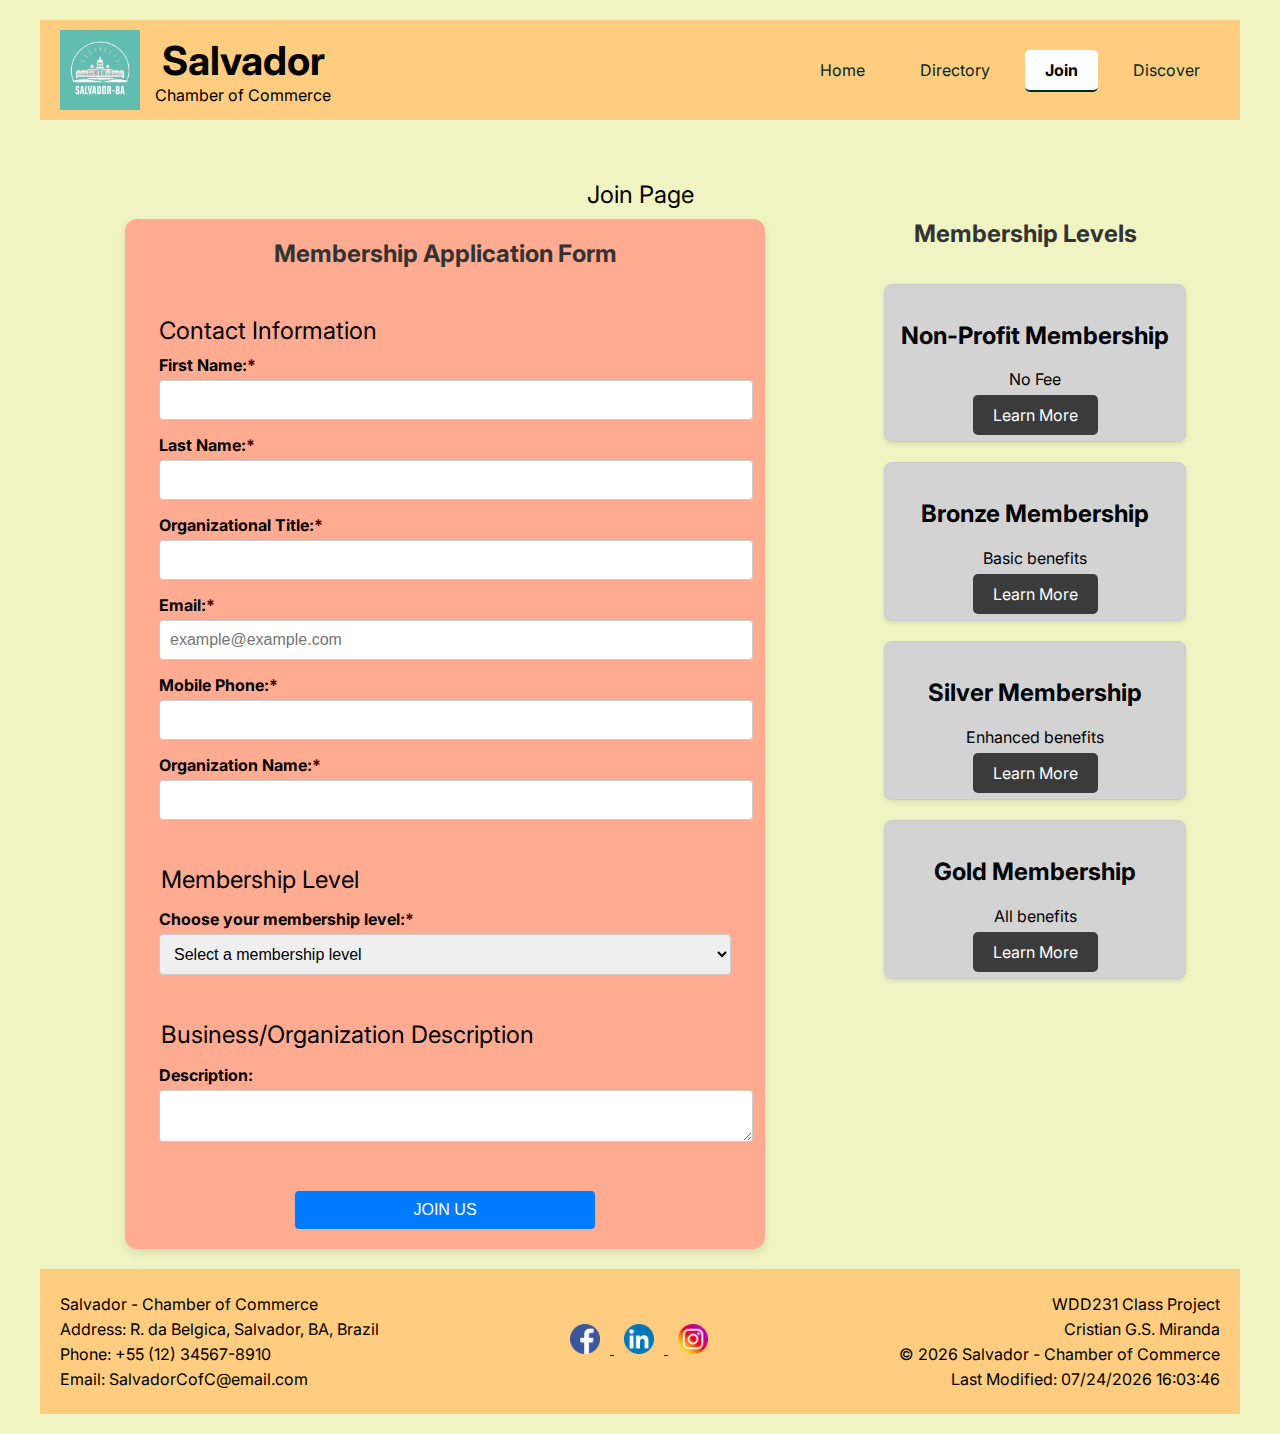
<file: chamber/join.html>
<!DOCTYPE html>
<html lang="en">
<head>
    <meta charset="UTF-8">
    <meta name="viewport" content="width=device-width, initial-scale=1.0">
    <title>Salvador Chamber of Commerce</title>
    <meta name="description" content="Chamber page">
    <meta name="author" content="Cristian Miranda">
    <meta property="og:title" content="A course page about a Chamber of commerce">
    <meta property="og:type" content="website">
    <meta property="og:image" content="https://cristiangsmiranda.github.io/wdd231/images/profile.webp">
    <meta property="og:url" content="https://cristiangsmiranda.github.io/wdd231/chamber.html">
    <meta property="og:description" content="Chamber page description">
    <link rel="preconnect" href="https://fonts.googleapis.com">
    <link rel="preconnect" href="https://fonts.gstatic.com" crossorigin>
    <link href="https://fonts.googleapis.com/css2?family=Inter:wght@100;200;300;400;500;600;700;800;900&display=swap" rel="stylesheet">
    <link rel="preload" href="images/Salvador-chamber-of-commerce.webp" as="image">
    <link rel="preload" href="styles/join.css" as="style">
    <link rel="stylesheet" href="styles/join.css" media="print" onload="this.media='all'">
    <link rel="preload" href="scripts/join.js" as="script">
    <script src="scripts/join.js" defer></script>
    <link rel="icon" href="salvador_favicon.ico">
</head>
<body>
    <div class="container">
        <header>
            <div class="header-left">
                <img src="images/logo-salvador.webp" alt="Logo" width="80" loading="lazy">
                <div>
                    <h1>Salvador</h1>
                    <h1>Chamber of Commerce</h1>
                </div>
            </div>
            <button id="menu" class="menu-button" aria-expanded="false" aria-controls="navigation" aria-label="Toggle navigation">
                <span class="menu-icon"></span>
                <span class="menu-icon"></span>
                <span class="menu-icon"></span>
            </button>
            <nav class="navigation-home" id="navigation" role="navigation" aria-hidden="true">
                <div class="box">
                    <a href="index.html" tabindex="0">Home</a>
                </div>
                <div class="box">
                    <a href="directory.html" tabindex="0">Directory</a>
                </div>
                <div class="box">
                    <a href="join.html" tabindex="0">Join</a>
                </div>
                <div class="box">
                    <a href="discover.html" tabindex="0">Discover</a>
                </div>
            </nav>
        </header>
        <main>
            <h5>Join Page</h5>
            <div class="main-content">
                <div class="card-container">
                    <form method="get" action="thankyou.html" class="wfl">
                        <fieldset>
                            <legend class="level">Membership Application Form</legend>
                            <h4>Contact Information</h4>
                            <div class="form-item">
                                <label for="Firstname">First Name:<span class="required">*</span></label>
                                <input type="text" id="Firstname" name="Firstname" title="Applicant's First Name" required autocomplete="given-name">
                            </div>
                            <div class="form-item">
                                <label for="Lastname">Last Name:<span class="required">*</span></label>
                                <input type="text" id="Lastname" name="Lastname" title="Applicant's Last Name" required autocomplete="family-name">
                            </div>
                            <div class="form-item">
                                <label for="orgTitle">Organizational Title:<span class="required">*</span></label>
                                <input type="text" id="orgTitle" name="orgTitle" 
                                       title="Your Title in the Organization" 
                                       pattern="^[A-Za-z\s-]+$" 
                                       required 
                                       minlength="7" 
                                       autocomplete="organization-title">
                            </div>
                            <div class="form-item">
                                <label for="useremail">Email:<span class="required">*</span></label>
                                <input type="email" id="useremail" name="useremail" title="Your Email Address" required autocomplete="email" placeholder="example@example.com">
                            </div>
                            <div class="form-item">
                                <label for="phone">Mobile Phone:<span class="required">*</span></label>
                                <input type="tel" id="phone" name="phone" title="Your Mobile Phone Number" required autocomplete="tel">
                            </div>
                            <div class="form-item">
                                <label for="orgName">Organization Name:<span class="required">*</span></label>
                                <input type="text" id="orgName" name="orgName" title="Business/Organization Name" required autocomplete="organization">
                            </div>
                        </fieldset>
                        <fieldset>
                            <legend>Membership Level</legend>
                            <div class="form-item">
                                <label for="membership">Choose your membership level:<span class="required">*</span></label>
                                <select id="membership" name="membership" required>
                                    <option value="" disabled selected>Select a membership level</option>
                                    <option value="NP">Non-Profit (No Fee)</option>
                                    <option value="bronze">Bronze Membership</option>
                                    <option value="silver">Silver Membership</option>
                                    <option value="gold">Gold Membership</option>
                                </select>
                            </div>
                        </fieldset>
                        <fieldset>
                            <legend>Business/Organization Description</legend>
                            <div class="form-item">
                                <label for="description">Description:</label>
                                <textarea id="description" name="description" title="Description of your business/organization"></textarea>
                            </div>
                        </fieldset>
                        <input type="hidden" id="timestamp" name="timestamp" value="">
                        <input type="submit" class="small" value="JOIN US">
                    </form>
                </div>
                <fieldset>
                    <legend class="level">Membership Levels</legend>
                    <div class="membership-cards">
                        <div class="card" id="card1">
                            <h2>Non-Profit Membership</h2>
                            <p>No Fee</p>
                            <a href="#" class="info-link" data-modal="modal1">Learn More</a>
                        </div>
                        <div class="card" id="card2">
                            <h2>Bronze Membership</h2>
                            <p>Basic benefits</p>
                            <a href="#" class="info-link" data-modal="modal2">Learn More</a>
                        </div>
                        <div class="card" id="card3">
                            <h2>Silver Membership</h2>
                            <p>Enhanced benefits</p>
                            <a href="#" class="info-link" data-modal="modal3">Learn More</a>
                        </div>
                        <div class="card" id="card4">
                            <h2>Gold Membership</h2>
                            <p>All benefits</p>
                            <a href="#" class="info-link" data-modal="modal4">Learn More</a>
                        </div>
                    </div>
                </fieldset>
            </div>        
        </main>        
        <footer>
            <section class="information">
                <p>Salvador - Chamber of Commerce</p>
                <p>Address: R. da Belgica, Salvador, BA, Brazil</p>
                <p>Phone: +55 (12) 34567-8910</p>
                <p>Email: SalvadorCofC@email.com</p>   
            </section>
            <nav class="sociallinks">
                <a href="https://facebook.com">
                    <img src="images/facebook.webp" alt="Facebook">
                </a>
                <a href="https://www.linkedin.com/in/cristian-gabriel-miranda-/">
                    <img src="images/linkedin.webp" alt="LinkedIn">
                </a>
                <a href="https://instagram.com">
                    <img src="images/instagram.webp" alt="Instagram">
                </a>
            </nav>
            <section class="footer">
                <p>WDD231 Class Project</p>
                <p>Cristian G.S. Miranda</p>
                <p>&copy; <span id="currentyear"></span> Salvador - Chamber of Commerce</p>
                <p id="lastModified"></p>
            </section>
        </footer>
        <dialog id="membership-details" class="modal">
            <div class="dialog-header">
                <h2></h2>
                <button id="closeModal">❌</button>
            </div>
            <h3></h3>
            <p><strong>Cost:</strong> <span class="cost"></span></p>
            <p></p>
            <p><strong>Additional Benefits:</strong></p>
            <ul class="additional-benefits"></ul>
        </dialog>
        <script>
            document.addEventListener("DOMContentLoaded", function () {
                const menuButton = document.getElementById("menu");
                const navigation = document.getElementById("navigation");
                menuButton.addEventListener("click", function () {
                    const isExpanded = menuButton.getAttribute("aria-expanded") === "true";
                    menuButton.setAttribute("aria-expanded", !isExpanded);
                    menuButton.classList.toggle("active");
                    navigation.classList.toggle("open");
                });
                // Set current timestamp
                document.getElementById("timestamp").value = new Date().toISOString();
            });
        </script>
    </div>
</body>
</html>
</file>
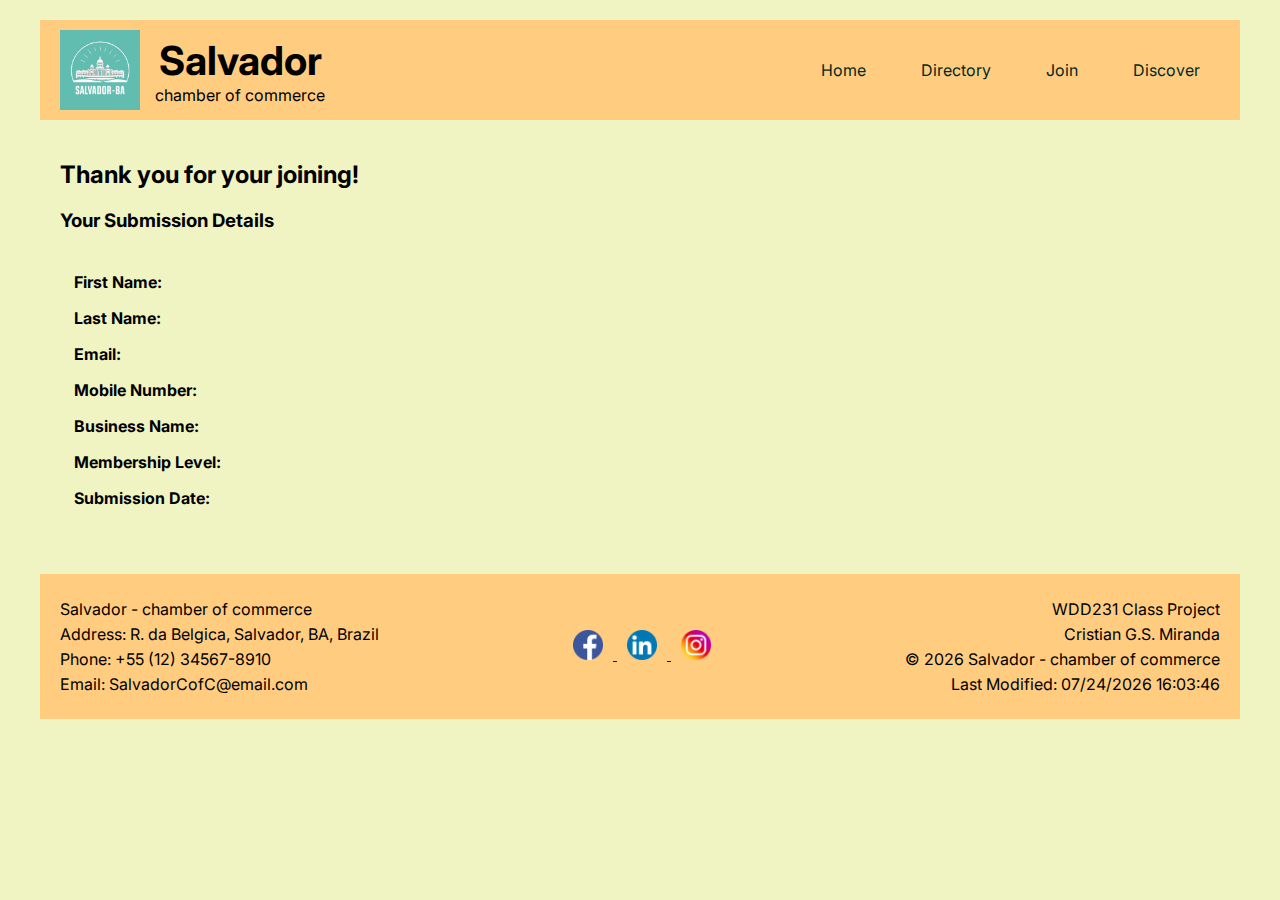
<file: chamber/thankyou.html>
<!DOCTYPE html>
<html lang="en">
<head>
    <meta charset="UTF-8">
    <meta name="viewport" content="width=device-width, initial-scale=1.0">
    <title>Salvador Chamber of Commerce</title>
    <meta name="description" content="Chamber page">
    <meta name="author" content="Cristian Miranda">
    <meta property="og:title" content="A course page about a Chamber of commerce">
    <meta property="og:type" content="website">
    <meta property="og:image" content="https://cristiangsmiranda.github.io/wdd231/images/profile.webp">
    <meta property="og:url" content="https://cristiangsmiranda.github.io/wdd231/chamber.html">
    <meta property="og:description" content="Chamber page description">
    <link rel="preconnect" href="https://fonts.googleapis.com">
    <link rel="preconnect" href="https://fonts.gstatic.com" crossorigin>
    <link href="https://fonts.googleapis.com/css2?family=Inter:wght@100;200;300;400;500;600;700;800;900&display=swap" rel="stylesheet">
    <link rel="preload" href="images/Salvador-chamber-of-commerce.webp" as="image">
    <link rel="preload" href="styles/join.css" as="style">
    <link rel="stylesheet" href="styles/join.css" media="print" onload="this.media='all'">
    <link rel="preload" href="scripts/join.js" as="script">
    <script src="scripts/join.js" defer></script>
    <link rel="icon" href="favicon.ico">
</head>
<body>
    <div class="container">
        <header>
            <div class="header-left">
                <img src="images/logo-salvador.webp" alt="Logo" width="80" loading="lazy">
                <div>
                    <h1>Salvador</h1>
                    <h1>chamber of commerce</h1>
                </div>
            </div>
            <button id="menu" class="menu-button" aria-expanded="false" aria-controls="navigation" aria-label="Toggle navigation">
                <span class="menu-icon"></span>
                <span class="menu-icon"></span>
                <span class="menu-icon"></span>
            </button>
            <nav class="navigation-home" id="navigation" role="navigation" aria-hidden="true">
                <div class="box">
                    <a href="index.html" tabindex="0">Home</a>
                </div>
                <div class="box">
                    <a href="directory.html" tabindex="0">Directory</a>
                </div>
                <div class="box">
                    <a href="join.html" tabindex="0">Join</a>
                </div>
                <div class="box">
                    <a href="https://www.linkedin.com/in/cristian-gabriel-miranda-/" tabindex="0">Discover</a>
                </div>
            </nav>
        </header>
        <main>
            <h2>Thank you for your joining!</h2>
            <h3>Your Submission Details</h3>
            <fieldset>
                <p><strong>First Name:</strong> <span id="first-name"></span></p>
                <p><strong>Last Name:</strong> <span id="last-name"></span></p>
                <p><strong>Email:</strong> <span id="email"></span></p>
                <p><strong>Mobile Number:</strong> <span id="mobile"></span></p>
                <p><strong>Business Name:</strong> <span id="business-name"></span></p>
                <p><strong>Membership Level:</strong> <span id="membership-level"></span></p>
                <p><strong>Submission Date:</strong> <span id="submission-date"></span></p>
            </fieldset>
        </main>
            <footer>
                <section class="information">
                    <p>Salvador - chamber of commerce</p>
                    <p>Address: R. da Belgica, Salvador, BA, Brazil</p>
                    <p>Phone: +55 (12) 34567-8910</p>
                    <p>Email: SalvadorCofC@email.com</p>   
                </section>
                <nav class="sociallinks">
                    <a href="https://facebook.com">
                        <img src="images/facebook.webp" alt="Facebook">
                    </a>
                    <a href="https://www.linkedin.com/in/cristian-gabriel-miranda-/">
                        <img src="images/linkedin.webp" alt="Linkedin">
                    </a>
                    <a href="https://instagram.com">
                        <img src="images/instagram.webp" alt="Instagram">
                    </a>
                </nav>
                <section class="footer">
                    <p>WDD231 Class Project</p>
                    <p>Cristian G.S. Miranda</p>
                    <p>&copy; <span id="currentyear"></span> Salvador - chamber of commerce</p>
                    <p id="lastModified"></p>
                </section>
            </footer>
            <script>
                document.addEventListener("DOMContentLoaded", function() {
                    const formData = JSON.parse(localStorage.getItem('formData'));
                    if (formData) {
                        document.getElementById('first-name').textContent = formData.firstName;
                        document.getElementById('last-name').textContent = formData.lastName;
                        document.getElementById('email').textContent = formData.email;
                        document.getElementById('mobile').textContent = formData.mobile;
                        document.getElementById('business-name').textContent = formData.businessName;
                        document.getElementById('membership-level').textContent = formData.membershipLevel; // Adiciona o nível de associação
                        document.getElementById('submission-date').textContent = new Date(formData.currentDate).toLocaleString();
        
                        localStorage.removeItem('formData'); // Remove os dados após a leitura
                    }
                });


                document.addEventListener("DOMContentLoaded", function () {
                    const menuButton = document.getElementById("menu");
                    const navigation = document.getElementById("navigation");
                    menuButton.addEventListener("click", function () {
                        const isExpanded = menuButton.getAttribute("aria-expanded") === "true";
                        menuButton.setAttribute("aria-expanded", !isExpanded);
                        menuButton.classList.toggle("active");
                        navigation.classList.toggle("open");
                    });
                });
            </script>
        </div>
    </body>
    </html>
</file>
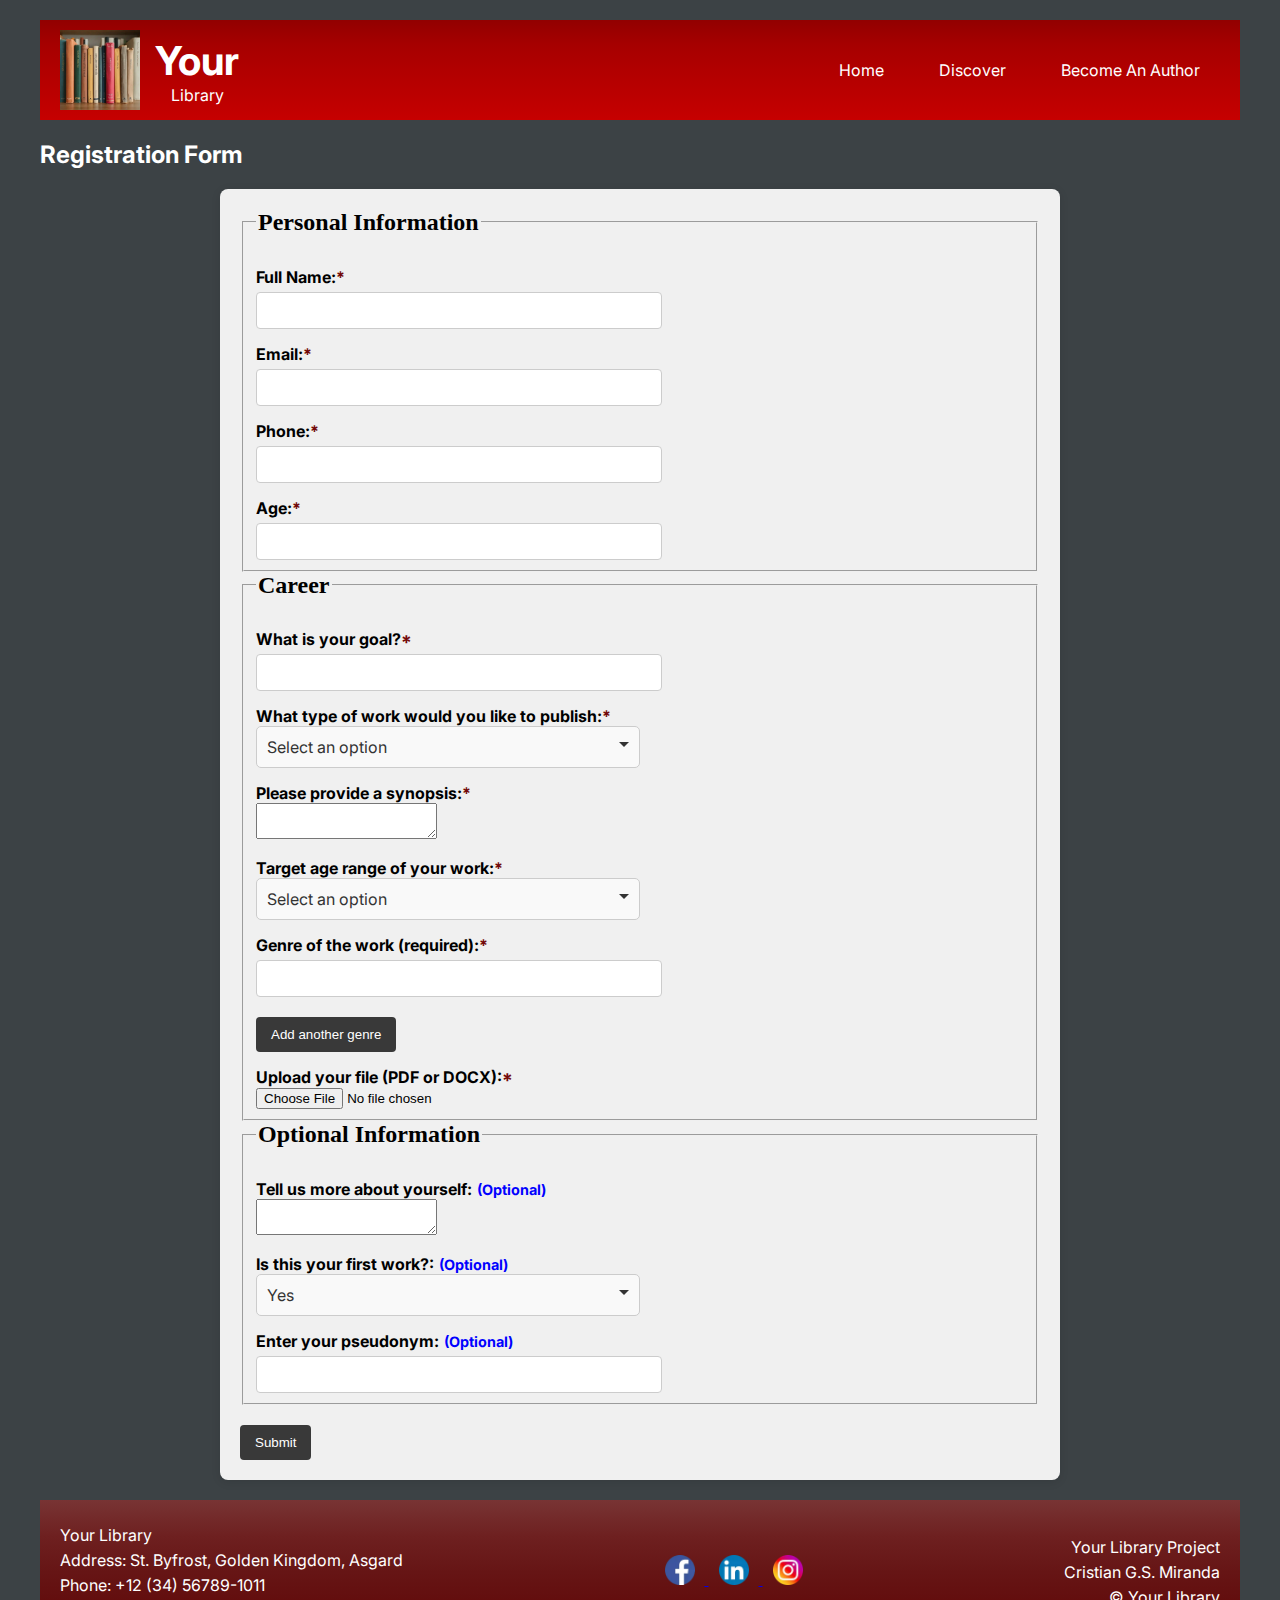
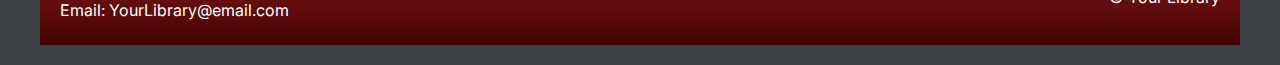
<file: site_project/author.html>
<!DOCTYPE html>
<html lang="en">
<head>
    <meta charset="UTF-8">
    <meta name="viewport" content="width=device-width, initial-scale=1.0">
    <title>Your Library</title>
    <meta name="description" content="library page">
    <meta name="author" content="Cristian Miranda">
    <meta property="og:title" content="A project page about a library">
    <meta property="og:type" content="website">
    <meta property="og:image" content="https://cristiangsmiranda.github.io/wdd231/images/profile.webp">
    <meta property="og:url" content="https://cristiangsmiranda.github.io/wdd231/site_project/author.html">
    <meta property="og:description" content="Your Library is an online library with the aim of making original works by aspiring authors popular. This site also allows you to become an author and venture into the world of books">
    <link rel="preconnect" href="https://fonts.googleapis.com">
    <link rel="preconnect" href="https://fonts.gstatic.com" crossorigin>
    <link href="https://fonts.googleapis.com/css2?family=Inter:wght@100;200;300;400;500;600;700;800;900&display=swap" rel="stylesheet">
    <link rel="preload" href="styles/author.css" as="style">
    <link rel="stylesheet" href="styles/author.css" media="print" onload="this.media='all'">
    <link rel="preload" href="scripts/author.js" as="script">
    <script src="scripts/author.js" defer></script>
    <link rel="icon" href="library_favicon.ico">
</head>
<body>
    <div class="container">
        <header>
            <div class="header-left">
                <img src="images/your_library.webp" alt="Logo" loading="lazy" width="80">
                <div>
                    <h1>Your</h1>
                    <h1>Library</h1>
                </div>
            </div>
            <button id="menu" class="menu-button" aria-expanded="false" aria-controls="navigation" aria-label="Toggle navigation">
                <span class="menu-icon"></span>
                <span class="menu-icon"></span>
                <span class="menu-icon"></span>
            </button>
            <nav class="navigation-home" id="navigation" role="navigation" aria-hidden="true">
                <div class="box">
                    <a href="your_library.html" tabindex="0">Home</a>
                </div>
                <div class="box">
                    <a href="discover.html" tabindex="0">Discover</a>
                </div>
                <div class="box">
                    <a href="author.html" tabindex="0">Become An Author</a>
                </div>
            </nav>
        </header>
        <main>
            <h2>Registration Form</h2>
            <form method="GET" action="thanks.html" class="designOne">
            <form id="authorForm">
                <fieldset>
                    <legend>Personal Information</legend>
                    <label for="fullName">Full Name:<span class="required">*</span></label>
                    <input type="text" id="fullName" name="fullName" required>
                    
                    <label for="email">Email:<span class="required">*</span></label>
                    <input type="email" id="email" name="email" required>
                    
                    <label for="phone">Phone:<span class="required">*</span></label>
                    <input type="tel" id="phone" name="phone" required>
                    
                    <label for="age">Age:<span class="required">*</span></label>
                    <input type="number" id="age" name="age" required>
                </fieldset>
        
                <fieldset>
                    <legend>Career</legend>
                    <label for="goal">What is your goal?<span class="required">*</span></label>
                    <input type="text" id="goal" name="goal" required>
        
                    <label for="workType">What type of work would you like to publish:<span class="required">*</span></label>
                    <select id="workType" name="workType" required>
                        <option value="" disabled selected>Select an option</option> <!-- Placeholder -->
                        <option value="draft">Draft</option>
                        <option value="final_without_rights">Final work, but without copyright</option>
                        <option value="final_with_rights">Final work with copyright</option>
                    </select>
        
                    <label for="synopsis">Please provide a synopsis:<span class="required">*</span></label>
                    <textarea id="synopsis" name="synopsis" required></textarea>
        
                    <label for="ageRange">Target age range of your work:<span class="required">*</span></label>
                    <select id="ageRange" name="ageRange" required>
                        <option value="" disabled selected>Select an option</option> <!-- Placeholder -->
                        <option value="all">All Ages</option>
                        <option value="10-12">10-12 years</option>
                        <option value="13-17">13-17 years</option>
                        <option value="18+">18 years and older</option>
                    </select>
        
                    <label for="genre1">Genre of the work (required):<span class="required">*</span></label>
                    <input type="text" id="genre1" name="genre1" required>
                    <div id="addGenreContainer"></div>
                    <button type="button" id="addGenreButton">Add another genre</button>
                    <div id="genreError" style="color: red; display: none;">Please select at least 1 genre.</div>
        
                    <label for="fileUpload">Upload your file (PDF or DOCX):<span class="required">*</span></label>
                    <input type="file" id="fileUpload" name="fileUpload" accept=".pdf,.docx" required>
                </fieldset>
        
                <fieldset>
                    <legend>Optional Information</legend>
                    <label for="aboutYou">Tell us more about yourself:<span class="optional">(Optional)</span></label>
                    <textarea id="aboutYou" name="aboutYou"></textarea>
        
                    <label for="isFirstWork">Is this your first work?:<span class="optional">(Optional)</span></label>
                    <select id="isFirstWork" name="isFirstWork">
                        <option value="yes">Yes</option>
                        <option value="no">No</option>
                    </select>
                    
                    <label for="pseudonym">Enter your pseudonym:<span class="optional">(Optional)</span></label>
                    <input type="text" id="pseudonym" name="pseudonym">
                </fieldset>
                <button type="submit">Submit</button>
            </form>
        </main>
        <footer>
            <section class="information">
                <p>Your Library</p>
                <p>Address: St. Byfrost, Golden Kingdom, Asgard</p>
                <p>Phone: +12 (34) 56789-1011</p>
                <p>Email: YourLibrary@email.com</p>   
            </section>
            <nav class="sociallinks">
                <a href="https://facebook.com">
                    <img src="images/facebook.webp" alt="Facebook" loading="lazy">
                </a>
                <a href="https://www.linkedin.com/in/cristian-gabriel-miranda-/">
                    <img src="images/linkedin.webp" alt="Linkedin" loading="lazy">
                </a>
                <a href="https://instagram.com">
                    <img src="images/instagram.webp" alt="Instagram" loading="lazy">
                </a>
            </nav>
            <section class="footer">
                <p>Your Library Project</p>
                <p>Cristian G.S. Miranda</p>
                <p>&copy; <span id="currentyear"></span> Your Library</p>
                <p id="lastModified"></p>
            </section>
        </footer>
        <script>
            document.addEventListener("DOMContentLoaded", function () {
                const menuButton = document.getElementById("menu");
                const navigation = document.getElementById("navigation");
                menuButton.addEventListener("click", function () {
                    const isExpanded = menuButton.getAttribute("aria-expanded") === "true";
                    menuButton.setAttribute("aria-expanded", !isExpanded);
                    menuButton.classList.toggle("active");
                    navigation.classList.toggle("open");
                });
            });
        </script>
    </div>
</body>
</html>
</file>
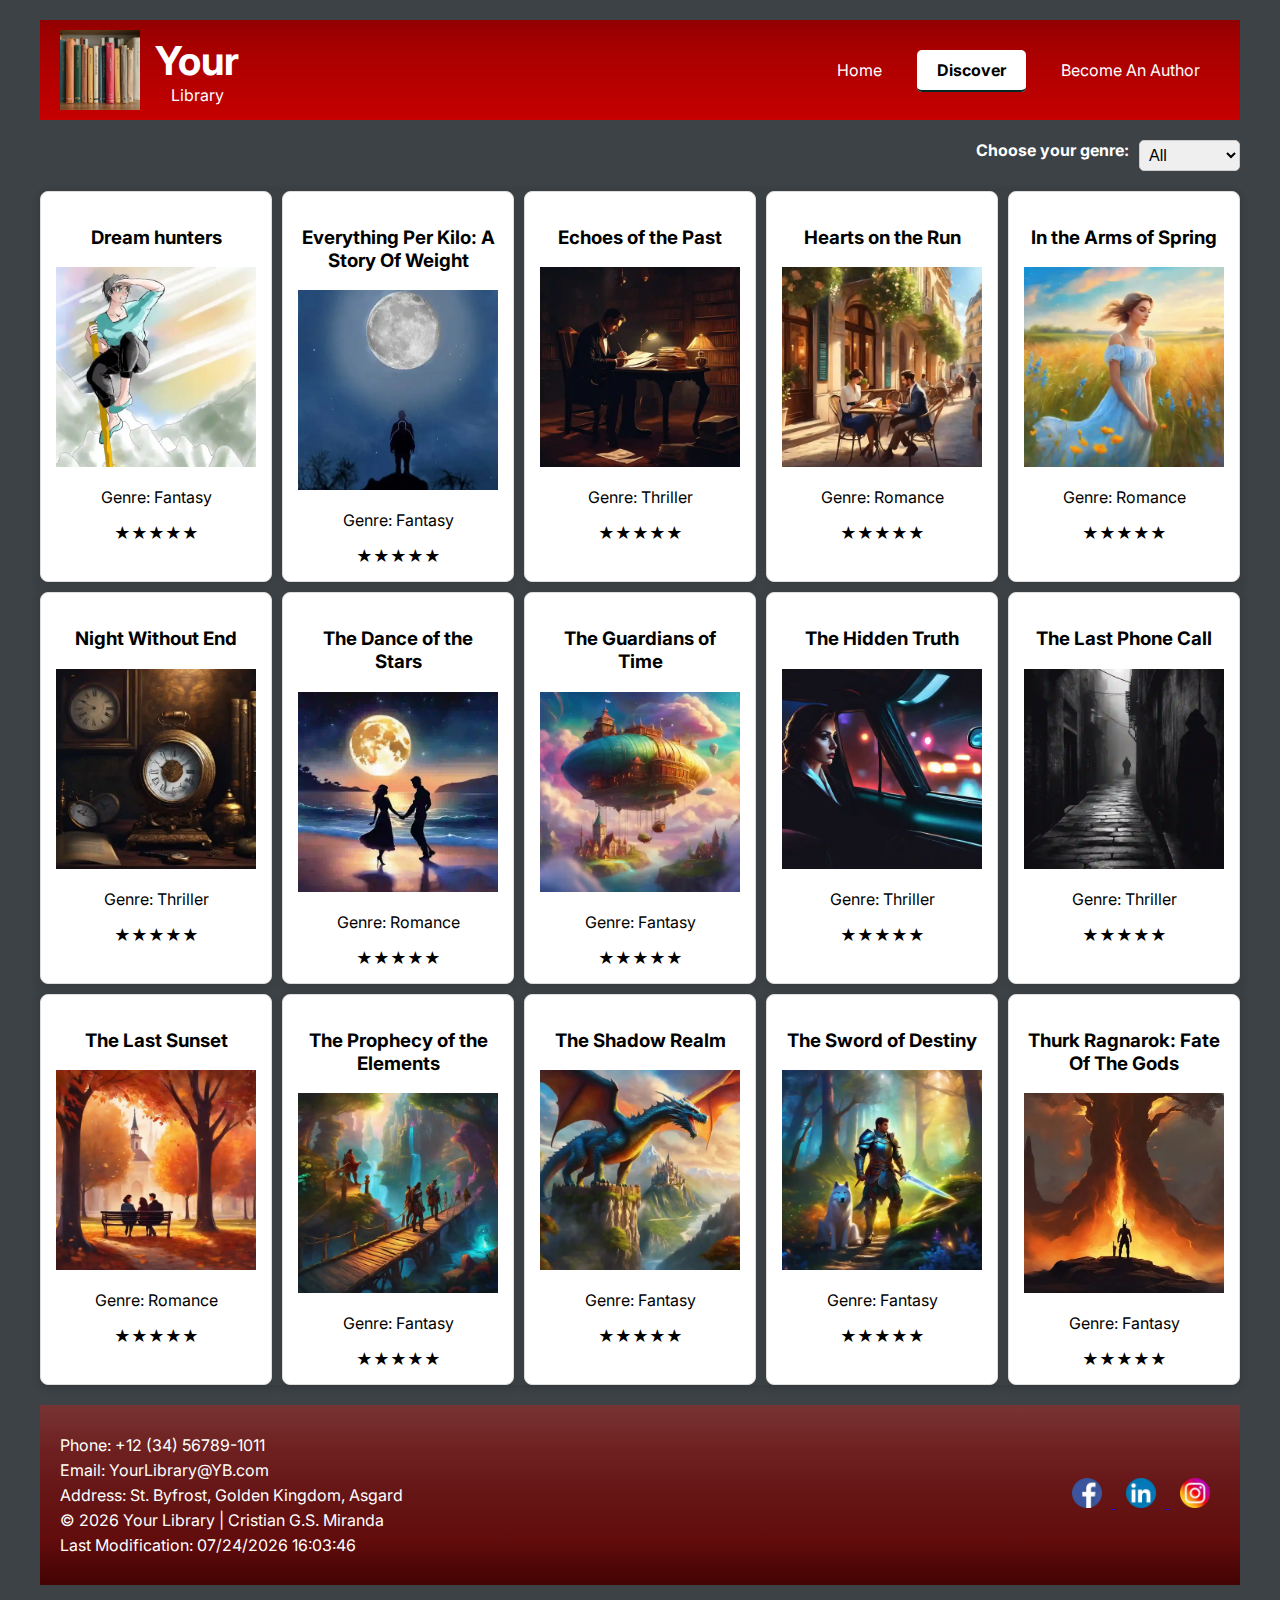
<file: site_project/discover.html>
<!DOCTYPE html>
<html lang="en">
<head>
    <meta charset="UTF-8">
    <meta name="viewport" content="width=device-width, initial-scale=1.0">
    <title>Your Library</title>
    <meta name="description" content="library page">
    <meta name="author" content="Cristian Miranda">
    <meta property="og:title" content="A project page about a library">
    <meta property="og:type" content="website">
    <meta property="og:image" content="https://cristiangsmiranda.github.io/wdd231/images/profile.webp">
    <meta property="og:url" content="https://cristiangsmiranda.github.io/wdd231/site_project/discover.html">
    <meta property="og:description" content="Your Library is an online library with the aim of making original works by aspiring authors popular. This site also allows you to become an author and venture into the world of books">
    <link rel="preconnect" href="https://fonts.googleapis.com">
    <link rel="preconnect" href="https://fonts.gstatic.com" crossorigin>
    <link rel="stylesheet" href="https://fonts.googleapis.com/css2?family=Inter:wght@100;200;300;400;500;600;700;800;900&display=swap" media="print" onload="this.media='all'">
    <link rel="preload" href="styles/discover.css" as="style">
    <link rel="stylesheet" href="styles/discover.css" media="print" onload="this.media='all'">
    <link rel="preload" href="scripts/discover.js" as="script">
    <script src="scripts/discover.js" defer></script>
    <link rel="icon" href="library_favicon.ico">
</head>
<body>
    <div class="container">
        <header>
            <div class="header-left">
                <img src="images/your_library.webp" alt="Logo" loading="lazy" width="80">
                <div>
                    <h1>Your</h1>
                    <h1>Library</h1>
                </div>
            </div>
            <button id="menu" class="menu-button" aria-expanded="false" aria-controls="navigation" aria-label="Toggle navigation">
                <span class="menu-icon"></span>
                <span class="menu-icon"></span>
                <span class="menu-icon"></span>
            </button>
            <nav class="navigation-home" id="navigation" role="navigation" aria-hidden="true">
                <div class="box">
                    <a href="your_library.html" tabindex="0">Home</a>
                </div>
                <div class="box">
                    <a href="discover.html" tabindex="0">Discover</a>
                </div>
                <div class="box">
                    <a href="author.html" tabindex="0">Become An Author</a>
                </div>
            </nav>
        </header>
        <main>
            <div class="filter-container">
                <label for="genre-filter">Choose your genre:</label>
                <select id="genre-filter">
                    <option value="">All</option>
                    <option value="Romance">Romance</option>
                    <option value="Fantasy">Fantasy</option>
                    <option value="Thriller">Thriller</option>
                </select>
            </div>
            <div class="book-container" id="book-container">
                <div id="book-list" class="book-list"></div>
            </div>
        </main>        
        <footer>
            <section class="information">
                <p>Phone: +12 (34) 56789-1011</p>
                <p>Email: YourLibrary@YB.com</p>
                <p>Address: St. Byfrost, Golden Kingdom, Asgard</p>
                <p>&copy; <span id="currentyear"></span> Your Library | Cristian G.S. Miranda</p>
                <p id="lastModified"></p>
            </section>
            <nav class="sociallinks">
                <a href="https://facebook.com">
                    <img src="images/facebook.webp" alt="Facebook" loading="lazy">
                </a>
                <a href="https://www.linkedin.com/in/cristian-gabriel-miranda-/">
                    <img src="images/linkedin.webp" alt="Linkedin" loading="lazy">
                </a>
                <a href="https://instagram.com">
                    <img src="images/instagram.webp" alt="Instagram" loading="lazy">
                </a>
            </nav>
        </footer>
        <script>
            document.addEventListener("DOMContentLoaded", function () {
                const menuButton = document.getElementById("menu");
                const navigation = document.getElementById("navigation");
                menuButton.addEventListener("click", function () {
                    const isExpanded = menuButton.getAttribute("aria-expanded") === "true";
                    menuButton.setAttribute("aria-expanded", !isExpanded);
                    menuButton.classList.toggle("active");
                    navigation.classList.toggle("open");
                });
            });
        </script>
    </div>
</body>
</html>
</file>
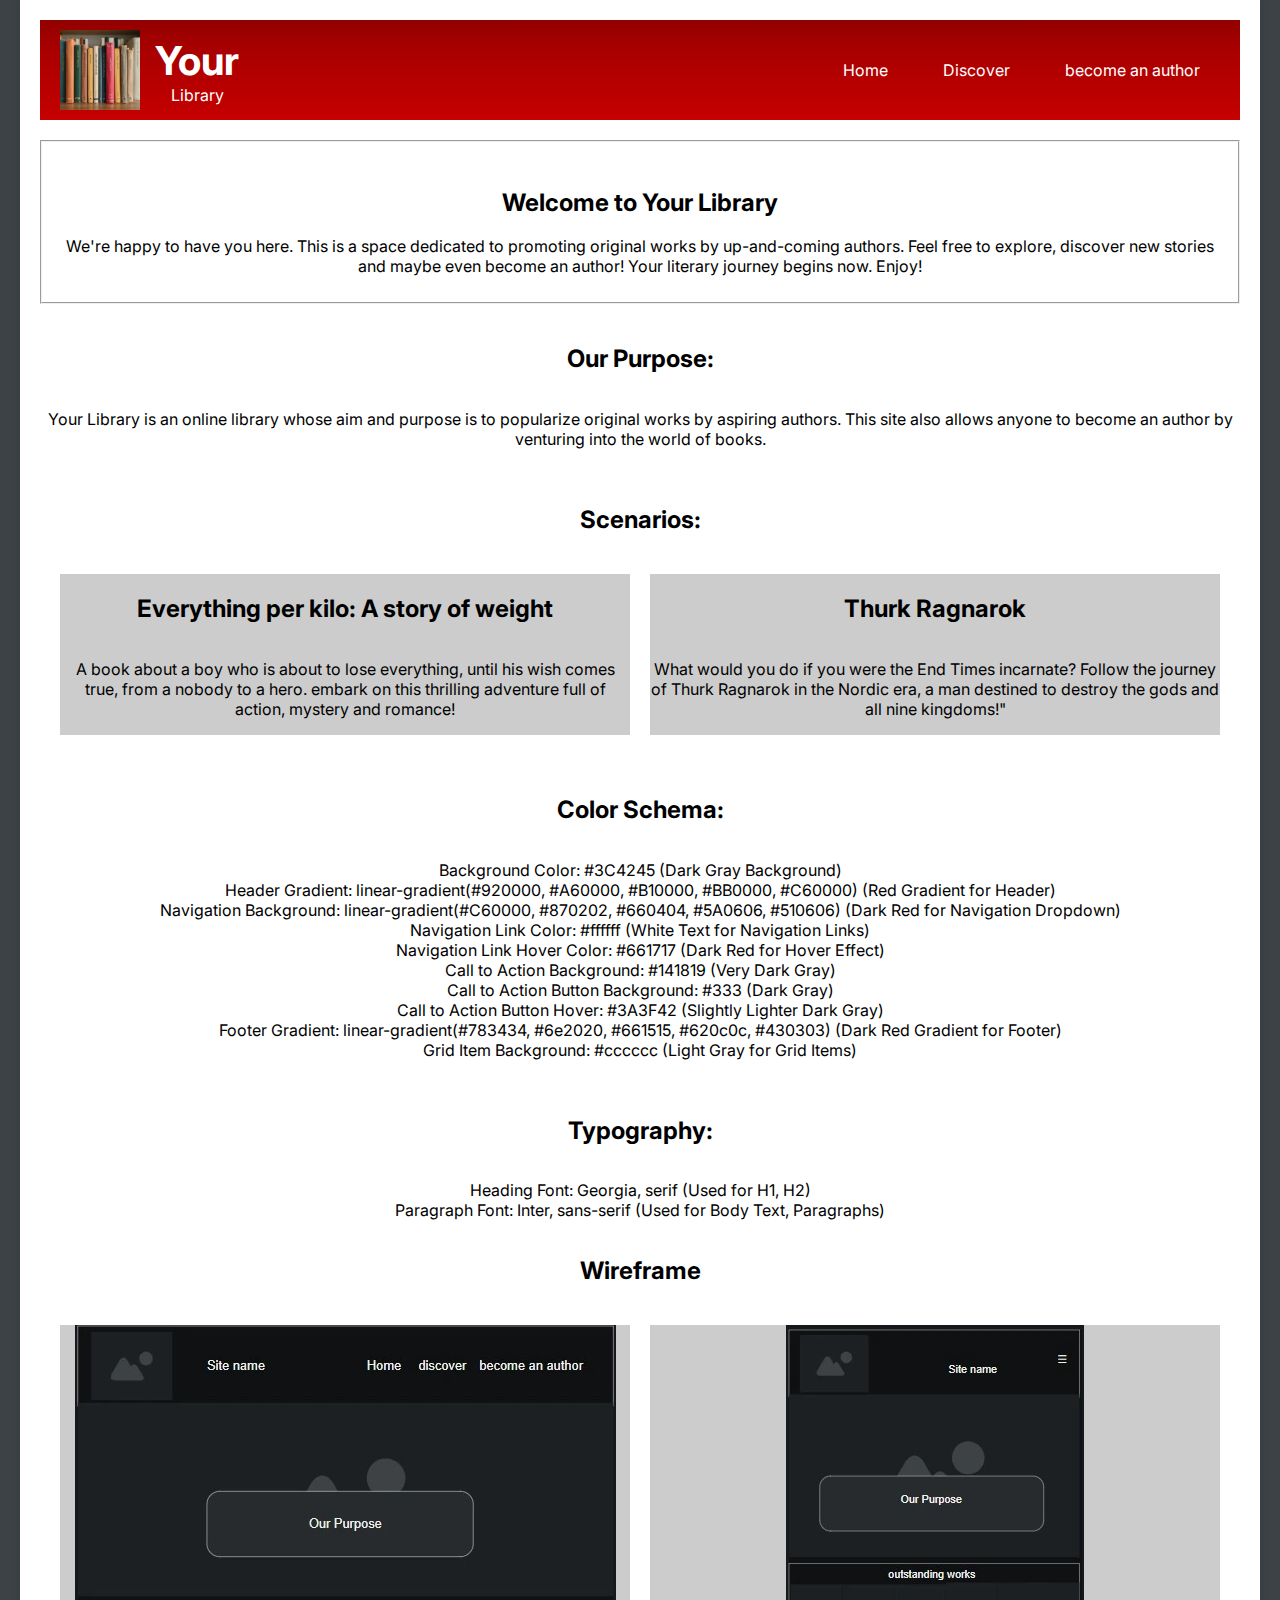
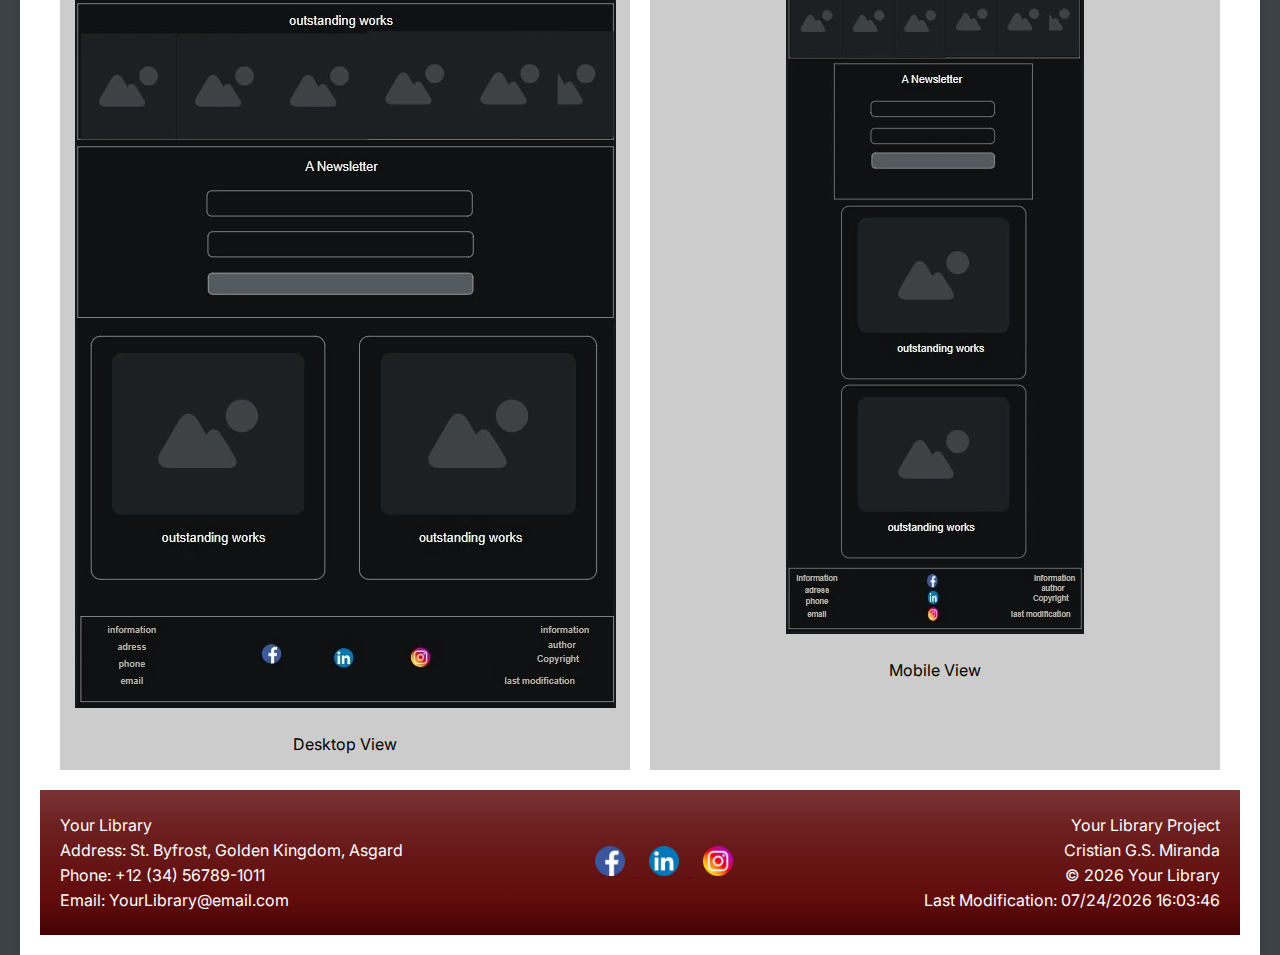
<file: site_project/siteplan.html>
<!DOCTYPE html>
<html lang="en">
<head>
    <meta charset="UTF-8">
    <meta name="viewport" content="width=device-width, initial-scale=1.0">
    <title>Your Library</title>
    <meta name="description" content="library page">
    <meta name="author" content="Cristian Miranda">
    <meta property="og:title" content="A project page about a library">
    <meta property="og:type" content="website">
    <meta property="og:image" content="https://cristiangsmiranda.github.io/wdd231/images/profile.webp">
    <meta property="og:url" content="https://cristiangsmiranda.github.io/wdd231/site_project/your_library.html">
    <meta property="og:description" content="Your Library is an online library with the aim of making original works by aspiring authors popular. This site also allows you to become an author and venture into the world of books">
    <link rel="preconnect" href="https://fonts.googleapis.com">
    <link rel="preconnect" href="https://fonts.gstatic.com" crossorigin>
    <link href="https://fonts.googleapis.com/css2?family=Inter:wght@100;200;300;400;500;600;700;800;900&display=swap" rel="stylesheet">
    <link rel="preload" href="images/welcome.webp" as="image">
    <link rel="preload" href="styles/siteplan.css" as="style">
    <link rel="stylesheet" href="styles/siteplan.css" media="print" onload="this.media='all'">
    <link rel="preload" href="scripts/your_library.js" as="script">
    <script src="scripts/your_library.js" defer></script>
    <link rel="icon" href="library_favicon.ico">
</head>
<body>
    <div class="container">
        <header>
            <div class="header-left">
                <img src="images/your_library.webp" alt="Logo" width="80" loading="lazy">
                <div>
                    <h1>Your</h1>
                    <h1>Library</h1>
                </div>
            </div>
            <button id="menu" class="menu-button" aria-expanded="false" aria-controls="navigation" aria-label="Toggle navigation">
                <span class="menu-icon"></span>
                <span class="menu-icon"></span>
                <span class="menu-icon"></span>
            </button>
            <nav class="navigation-home" id="navigation" role="navigation" aria-hidden="true">
                <div class="box">
                    <a href="your_library.html" tabindex="0">Home</a>
                </div>
                <div class="box">
                    <a href="discover.html" tabindex="0">Discover</a>
                </div>
                <div class="box">
                    <a href="author.html" tabindex="0">become an author</a>
                </div>
            </nav>
        </header>
        <main>
            <fieldset class="center-content">
                <section class="content">
                    <h2>Welcome to Your Library</h2>
                    <p>We're happy to have you here. This is a space dedicated to promoting original works by up-and-coming authors. Feel free to explore, discover new stories and maybe even become an author! Your literary journey begins now. Enjoy!</p>
                </section>
            </fieldset>
            <section class="content center-content">
                <h2>Our Purpose:</h2>
                <p>Your Library is an online library whose aim and purpose is to popularize original works by aspiring authors. This site also allows anyone to become an author by venturing into the world of books.</p>
            </section>
            
            <section class="content center-content">
                <h2>Scenarios:</h2>
                <section class="grid">
                    <div class="grid-item">
                        <h2>Everything per kilo: A story of weight</h2>
                        <p>A book about a boy who is about to lose everything, until his wish comes true, from a nobody to a hero. embark on this thrilling adventure full of action, mystery and romance!</p>
                    </div>
                    <div class="grid-item">
                        <h2>Thurk Ragnarok</h2>
                        <p>What would you do if you were the End Times incarnate? Follow the journey of Thurk Ragnarok in the Nordic era, a man destined to destroy the gods and all nine kingdoms!"</p>                    
                    </div>
                </section>
            </section>
            <section class="colors center-content">
                <h2>Color Schema:</h2>
                <p>
                    Background Color: #3C4245 (Dark Gray Background)<br>
                    Header Gradient: linear-gradient(#920000, #A60000, #B10000, #BB0000, #C60000) (Red Gradient for Header)<br>
                    Navigation Background: linear-gradient(#C60000, #870202, #660404, #5A0606, #510606) (Dark Red for Navigation Dropdown)<br>
                    Navigation Link Color: #ffffff (White Text for Navigation Links)<br>
                    Navigation Link Hover Color: #661717 (Dark Red for Hover Effect)<br>
                    Call to Action Background: #141819 (Very Dark Gray)<br>
                    Call to Action Button Background: #333 (Dark Gray)<br>
                    Call to Action Button Hover: #3A3F42 (Slightly Lighter Dark Gray)<br>
                    Footer Gradient: linear-gradient(#783434, #6e2020, #661515, #620c0c, #430303) (Dark Red Gradient for Footer)<br>
                    Grid Item Background: #cccccc (Light Gray for Grid Items)<br>
                </p>
            </section>
            <section class="typography center-content">
                <h2>Typography:</h2>
                <p>Heading Font: Georgia, serif (Used for H1, H2)<br>Paragraph Font: Inter, sans-serif (Used for Body Text, Paragraphs)</p>
            </section>
            <h2 class="center-title">Wireframe</h2>
            <section class="grid">
                <div class="grid-item">
                    <img src="images/desktop-wireframe.webp" alt="Desktop" loading="lazy">
                    <p>Desktop View</p>
                </div>
                <div class="grid-item">
                    <img src="images/mobile-wireframe.webp" alt="Mobile" loading="lazy">
                    <p>Mobile View</p>
                </div>
            </section>
        </main>
        <footer>
            <section class="information">
                <p>Your Library</p>
                <p>Address: St. Byfrost, Golden Kingdom, Asgard</p>
                <p>Phone: +12 (34) 56789-1011</p>
                <p>Email: YourLibrary@email.com</p>   
            </section>
            <nav class="sociallinks">
                <a href="https://facebook.com">
                    <img src="images/facebook.webp" alt="Facebook" loading="lazy">
                </a>
                <a href="https://www.linkedin.com/in/cristian-gabriel-miranda-/">
                    <img src="images/linkedin.webp" alt="Linkedin" loading="lazy">
                </a>
                <a href="https://instagram.com">
                    <img src="images/instagram.webp" alt="Instagram" loading="lazy">
                </a>
            </nav>
            <section class="footer">
                <p>Your Library Project</p>
                <p>Cristian G.S. Miranda</p>
                <p>&copy; <span id="currentyear"></span> Your Library</p>
                <p id="lastModified"></p>
            </section>
        </footer>
    </div>
</body>
</html>
</file>
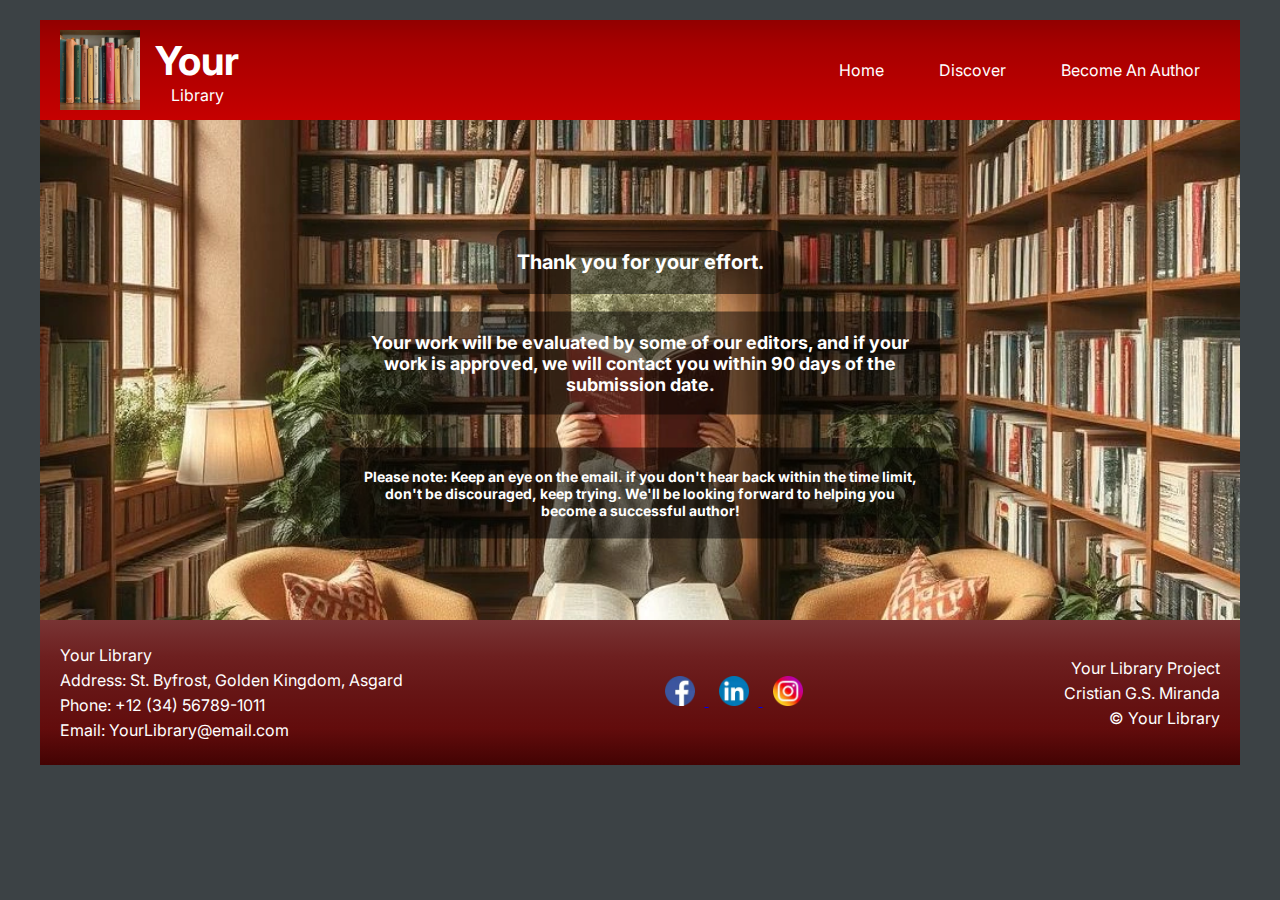
<file: site_project/thanks.html>
<!DOCTYPE html>
<html lang="en">
<head>
    <meta charset="UTF-8">
    <meta name="viewport" content="width=device-width, initial-scale=1.0">
    <title>Your Library</title>
    <meta name="description" content="library page">
    <meta name="author" content="Cristian Miranda">
    <meta property="og:title" content="A project page about a library">
    <meta property="og:type" content="website">
    <meta property="og:image" content="https://cristiangsmiranda.github.io/wdd231/images/profile.webp">
    <meta property="og:url" content="https://cristiangsmiranda.github.io/wdd231/site_project/discover.html">
    <meta property="og:description" content="Your Library is an online library with the aim of making original works by aspiring authors popular. This site also allows you to become an author and venture into the world of books">
    <link rel="preconnect" href="https://fonts.googleapis.com">
    <link rel="preconnect" href="https://fonts.gstatic.com" crossorigin>
    <link href="https://fonts.googleapis.com/css2?family=Inter:wght@100;200;300;400;500;600;700;800;900&display=swap" rel="stylesheet">
    <link rel="preload" href="images/welcome.webp" as="image">
    <link rel="preload" href="styles/thanks.css" as="style">
    <link rel="stylesheet" href="styles/thanks.css" media="print" onload="this.media='all'">
    <link rel="preload" href="scripts/author.js" as="script">
    <script src="scripts/author.js" defer></script>
    <link rel="icon" href="library_favicon.ico">
</head>
<body>
    <div class="container">
        <header>
            <div class="header-left">
                <img src="images/your_library.webp" alt="Logo" loading="lazy" width="80">
                <div>
                    <h1>Your</h1>
                    <h1>Library</h1>
                </div>
            </div>
            <button id="menu" class="menu-button" aria-expanded="false" aria-controls="navigation" aria-label="Toggle navigation">
                <span class="menu-icon"></span>
                <span class="menu-icon"></span>
                <span class="menu-icon"></span>
            </button>
            <nav class="navigation-home" id="navigation" role="navigation" aria-hidden="true">
                <div class="box">
                    <a href="your_library.html" tabindex="0">Home</a>
                </div>
                <div class="box">
                    <a href="discover.html" tabindex="0">Discover</a>
                </div>
                <div class="box">
                    <a href="author.html" tabindex="0">Become An Author</a>
                </div>
            </nav>
        </header>
        <main>
            <section class="welcome">
                <img src="images/welcome.webp" alt="Welcome" width="1200" loading="lazy" class="hero-image">
                <h2 class="welcome-message1">Thank you for your effort.</h2>
                <h3 class="welcome-message2">Your work will be evaluated by some of our editors, and if your work is approved, we will contact you within 90 days of the submission date.</h3>
                <h5 class="welcome-message3">Please note: Keep an eye on the email. if you don't hear back within the time limit, don't be discouraged, keep trying. We'll be looking forward to helping you become a successful author!</h5>
            </section>
        </main> 
        <footer>
            <section class="information">
                <p>Your Library</p>
                <p>Address: St. Byfrost, Golden Kingdom, Asgard</p>
                <p>Phone: +12 (34) 56789-1011</p>
                <p>Email: YourLibrary@email.com</p>   
            </section>
            <nav class="sociallinks">
                <a href="https://facebook.com">
                    <img src="images/facebook.webp" alt="Facebook" loading="lazy">
                </a>
                <a href="https://www.linkedin.com/in/cristian-gabriel-miranda-/">
                    <img src="images/linkedin.webp" alt="Linkedin" loading="lazy">
                </a>
                <a href="https://instagram.com">
                    <img src="images/instagram.webp" alt="Instagram" loading="lazy">
                </a>
            </nav>
            <section class="footer">
                <p>Your Library Project</p>
                <p>Cristian G.S. Miranda</p>
                <p>&copy; <span id="currentyear"></span> Your Library</p>
                <p id="lastModified"></p>
            </section>
        </footer>
        <script>
            document.addEventListener("DOMContentLoaded", function () {
                const menuButton = document.getElementById("menu");
                const navigation = document.getElementById("navigation");
                menuButton.addEventListener("click", function () {
                    const isExpanded = menuButton.getAttribute("aria-expanded") === "true";
                    menuButton.setAttribute("aria-expanded", !isExpanded);
                    menuButton.classList.toggle("active");
                    navigation.classList.toggle("open");
                });
            });
        </script>
    </div>
</body>
</html>
</file>
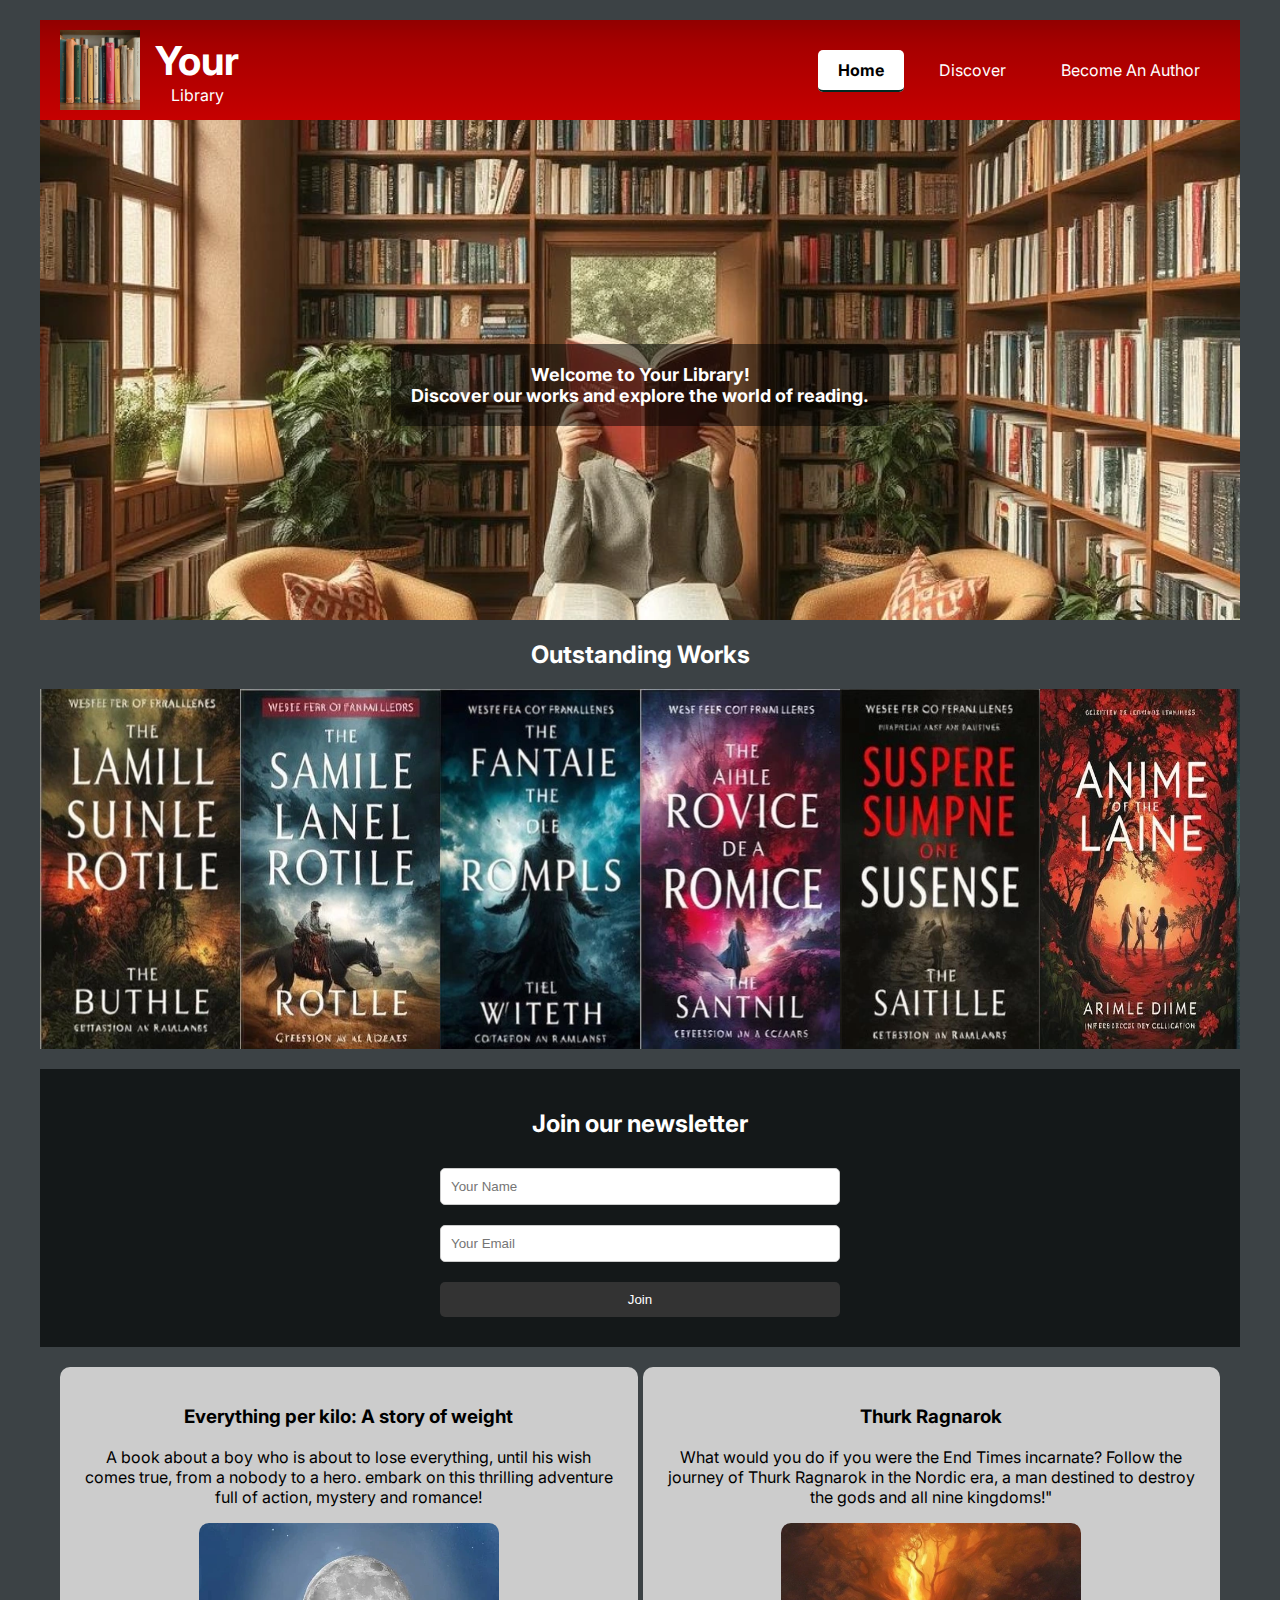
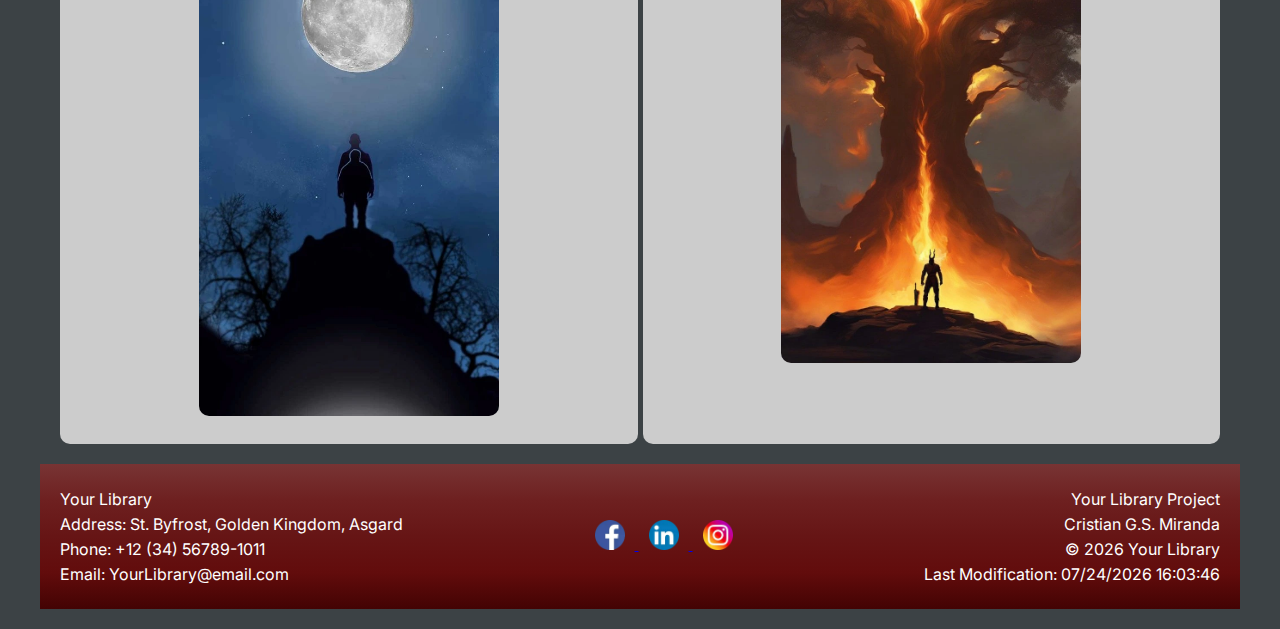
<file: site_project/your_library.html>
<!DOCTYPE html>
<html lang="en">
<head>
    <meta charset="UTF-8">
    <meta name="viewport" content="width=device-width, initial-scale=1.0">
    <title>Your Library</title>
    <meta name="description" content="library page">
    <meta name="author" content="Cristian Miranda">
    <meta property="og:title" content="A project page about a library">
    <meta property="og:type" content="website">
    <meta property="og:image" content="https://cristiangsmiranda.github.io/wdd231/images/profile.webp">
    <meta property="og:url" content="https://cristiangsmiranda.github.io/wdd231/site_project/your_library.html">
    <meta property="og:description" content="Your Library is an online library with the aim of making original works by aspiring authors popular. This site also allows you to become an author and venture into the world of books">
    <link rel="preconnect" href="https://fonts.googleapis.com">
    <link rel="preconnect" href="https://fonts.gstatic.com" crossorigin>
    <link href="https://fonts.googleapis.com/css2?family=Inter:wght@100;200;300;400;500;600;700;800;900&display=swap" rel="stylesheet">
    <link rel="preload" href="images/welcome.webp" as="image">
    <link rel="preload" href="styles/your_library.css" as="style">
    <link rel="stylesheet" href="styles/your_library.css" media="print" onload="this.media='all'">
    <link rel="preload" href="scripts/your_library.js" as="script">
    <script src="scripts/your_library.js" defer></script>
    <link rel="icon" href="library_favicon.ico">
</head>
<body>
    <div class="container">
        <header>
            <div class="header-left">
                <img src="images/your_library.webp" alt="Logo" width="80" loading="lazy">
                <div>
                    <h1>Your</h1>
                    <h1>Library</h1>
                </div>
            </div>
            <button id="menu" class="menu-button" aria-expanded="false" aria-controls="navigation" aria-label="Toggle navigation">
                <span class="menu-icon"></span>
                <span class="menu-icon"></span>
                <span class="menu-icon"></span>
            </button>
            <nav class="navigation-home" id="navigation" role="navigation" aria-hidden="true">
                <div class="box">
                    <a href="your_library.html" tabindex="0">Home</a>
                </div>
                <div class="box">
                    <a href="discover.html" tabindex="0">Discover</a>
                </div>
                <div class="box">
                    <a href="author.html" tabindex="0">Become An Author</a>
                </div>
            </nav>
        </header>
        <main>
            <section class="welcome">
                <img src="images/welcome.webp" alt="Welcome" width="1200" loading="lazy" class="hero-image">
                <h2 class="welcome-message">Welcome to Your Library!<br>Discover our works and explore the world of reading.</h2>
                    <a href="discover.html" class="cta-button"></a>
            </section>
            <section class="highlighted-works">
                <h2>Outstanding Works</h2>
                <div class="card">
                    <div class="image-container">
                        <img src="images/1.webp" alt="Obra 1" loading="lazy">
                        <img src="images/2.webp" alt="Obra 2" loading="lazy">
                        <img src="images/3.webp" alt="Obra 3" loading="lazy">
                        <img src="images/4.webp" alt="Obra 4" loading="lazy">
                        <img src="images/5.webp" alt="Obra 5" loading="lazy">
                        <img src="images/6.webp" alt="Obra 6" loading="lazy">
                        <img src="images/7.webp" alt="Obra 7" loading="lazy">
                        <img src="images/8.webp" alt="Obra 8" loading="lazy">
                        <img src="images/9.webp" alt="Obra 9" loading="lazy">
                        <img src="images/10.webp" alt="Obra 10" loading="lazy">
                        <img src="images/11.webp" alt="Obra 11" loading="lazy">
                        <img src="images/12.webp" alt="Obra 12" loading="lazy">
                        <img src="images/13.webp" alt="Obra 13" loading="lazy">
                        <img src="images/14.webp" alt="Obra 14" loading="lazy">
                        <img src="images/15.webp" alt="Obra 15" loading="lazy">
                        <img src="images/16.webp" alt="Obra 16" loading="lazy">
                    </div>
                </div>
            </section>
            <section class="call-to-action">
                <h2>Join our newsletter</h2>
                <form>
                    <input type="text" name="name" placeholder="Your Name"><br>
                    <input type="email" name="email" placeholder="Your Email"><br>
                    <input type="submit" value="Join">
                </form>
            </section>
            <section class="grid">
                <div class="grid-item">
                    <h3>Everything per kilo: A story of weight</h3>
                    <p>A book about a boy who is about to lose everything, until his wish comes true, from a nobody to a hero. embark on this thrilling adventure full of action, mystery and romance!</p>
                    <a href="your_library.html">
                        <img src="images/everything_per_kilo.webp" alt="everything_per_kilo_book" loading="lazy">
                    </a>
                </div>
                <div class="grid-item">
                    <h3>Thurk Ragnarok</h3>
                    <p>What would you do if you were the End Times incarnate? Follow the journey of Thurk Ragnarok in the Nordic era, a man destined to destroy the gods and all nine kingdoms!"</p>                    
                    <a href="your_library.html">
                        <img src="images/thurk_ragnarok.webp" alt="thurk_ragnarok_book" loading="lazy">
                    </a>
                </div>
            </section>
        </main>
        <footer>
            <section class="information">
                <p>Your Library</p>
                <p>Address: St. Byfrost, Golden Kingdom, Asgard</p>
                <p>Phone: +12 (34) 56789-1011</p>
                <p>Email: YourLibrary@email.com</p>   
            </section>
            <nav class="sociallinks">
                <a href="https://facebook.com">
                    <img src="images/facebook.webp" alt="Facebook" loading="lazy">
                </a>
                <a href="https://www.linkedin.com/in/cristian-gabriel-miranda-/">
                    <img src="images/linkedin.webp" alt="Linkedin" loading="lazy">
                </a>
                <a href="https://instagram.com">
                    <img src="images/instagram.webp" alt="Instagram" loading="lazy">
                </a>
            </nav>
            <section class="footer">
                <p>Your Library Project</p>
                <p>Cristian G.S. Miranda</p>
                <p>&copy; <span id="currentyear"></span> Your Library</p>
                <p id="lastModified"></p>
            </section>
        </footer>
        <script>
            document.addEventListener("DOMContentLoaded", function () {
                const menuButton = document.getElementById("menu");
                const navigation = document.getElementById("navigation");
                menuButton.addEventListener("click", function () {
                    const isExpanded = menuButton.getAttribute("aria-expanded") === "true";
                    menuButton.setAttribute("aria-expanded", !isExpanded);
                    menuButton.classList.toggle("active");
                    navigation.classList.toggle("open");
                });
            });
        </script>
    </div>
</body>
</html>
</file>
<file: styles/index.css>
* {
    margin: 0;
    padding: 0;
    box-sizing: border-box;
}
body {
    font-family: 'Inter', sans-serif;
}
header {
    background-color: #3450b37a;
    display: flex;
    flex-direction: column;
    align-items: center;
    border: 1px solid rgba(138, 138, 138, 0.1);
}
header h1 {
    margin-bottom: 10px;
}
.header-left {
    display: flex;
    align-items: center;
    justify-content: center;
    gap: 10px;
}
.menu-button {
    display: none;
    flex-direction: column;
    justify-content: space-around;
    width: 30px;
    height: 21px;
    background: transparent;
    border: none;
    cursor: pointer;
    padding: 0;
    z-index: 10;
    position: absolute;
    top: 10px;
    right: 10px;
}
.menu-button:focus {
    outline: none;
}
.menu-icon {
    width: 30px;
    height: 3px;
    background-color: #044e5d;
    border-radius: 5px;
    transition: all 0.3s linear;
    position: relative;
    transform-origin: 1px;
}
.menu-button.open .menu-icon:nth-child(1) {
    transform: rotate(45deg);
}
.menu-button.open .menu-icon:nth-child(2) {
    opacity: 0;
    transform: translateX(20px);
}
.menu-button.open .menu-icon:nth-child(3) {
    transform: rotate(-45deg);
}
.navigation-home {
    background-color: rgb(0, 27, 64);
    padding: 1rem;
    display: flex;
    justify-content: space-evenly;
    align-items: center;
    width: 100%;
}
nav a {
    display: block;
    padding: 0.5rem;
    text-decoration: none;
    font-size: 1.2rem;
    font-weight: 700;
    color: #ffffff;
    transition: background-color 0.3s, color 0.3s;
}
nav a:hover {
    background-color: #bbd3ff;
    color: rgb(125, 1, 1);
}
nav a.active {
    background-color: #bbd3ff;
    color: rgb(125, 1, 1);
    font-weight: bold;
    border-radius: 4px;
    padding: 0.5rem;
}
.main-container {
    display: flex;
    flex-wrap: wrap;
    gap: 20px;
    padding: 20px;
}
.main-container .card {
    flex: 1;
    min-width: 0;
    box-sizing: border-box;
}
.main-container .card:nth-child(1) {
    flex: 2 1 45%;
}
.main-container .card:nth-child(2) {
    flex: 1 1 auto;
}
.main-container .card:nth-child(3) {
    flex: 1 1 100%;
}
.card {
    border: 1px solid #ccc;
    box-shadow: 0 2px 4px rgba(0,0,0,0.1);
    margin: 10px;
    border-radius: 4px 4px 0 0;

}
.city {
    background-color: #366594;
    color: white;
    padding: 10px;
    text-align: center;
    border-radius: 4px 4px 0 0;
}
.city-container {
    display: flex;
    flex-direction: column;
    align-items: center;
    border-bottom: 2px solid #ccc;
    padding-bottom: 10px;
}
.city-container img {
    max-width: 100%;
    height: auto;
    margin-bottom: 10px;
    padding: 10px;
}
.caption {
    font-size: 1rem;
    color: #333;
    text-align: center;
}
.resources {
    background-color: #366594;
    color: white;
    padding: 10px;
    text-align: center;
    border-radius: 4px 4px 0 0;
}
.course-work-list {
    margin-left: 15%;
    margin-bottom: 10%;
}
.navigation {
    background-color: #366594;
    color: white;
    padding: 10px;
    border-radius: 4px 4px 0 0;
    height: auto;
    margin-bottom: 15px;
}
.filter-buttons {
    display: flex;
    justify-content: center;
    margin-bottom: 15px;
}
.btn-filter {
    background-color: #000;
    color: white;
    border: none;
    padding: 10px 20px;
    margin: 5px;
    cursor: pointer;
    border-radius: 5px;
}
.btn-filter:hover {
    background-color: #555;
}
.courses {
    display: grid;
    grid-template-columns: repeat(3, 1fr);
    gap: 10px;
    justify-content: center;
}
.course {
    background-color: #8B4513;
    color: white;
    padding: 15px;
    margin: 0;
    border-radius: 5px;
    text-align: center;
    font-size: 1.2em;
}
.course {
    background-color: #d2d2d2;
    color: #333;
    transition: background-color 0.3s, color 0.3s;
}
.course.not-completed:hover {
    background-color: #aeaeae;
    color: #000;
}
.course.completed {
    background-color: #8B4513;
    color: white;
    transition: background-color 0.3s;
}
.course.completed:hover {
    background-color: #552a0c;
}
.total-credits {
    text-align: center;
    margin: 20px auto;
    padding: 10px;
    background-color: #f0f0f0;
    border-radius: 8px;
    width: 50%;
}

dialog {
    border: 1px solid rgba(0, 0, 0, 0.1);
    border-radius: .25rem;
    padding: 1rem;
    background-color: #fff;
    box-shadow: 0 0 3rem #777;
    width: 90%;
    max-width: 600px;
    margin: auto; /* Centraliza o diálogo */
    top: 50%; /* Posiciona a parte superior do diálogo no meio da tela */
    left: 50%; /* Posiciona a parte esquerda do diálogo no meio da tela */
    transform: translate(-50%, -50%); /* Move o diálogo para o centro */
}
::backdrop {
    background-color: rgba(0, 0, 0, 0.5);
}
dialog[open] {
    display: block; /* Mostra quando aberto */
}
dialog button {
    position: absolute;
    top: 23px;
    right: 23px;
    padding: .5rem 1rem;
    border: 1px solid rgba(0, 0, 0, 0.1);
}
.dialog-header {
    background-color: #366594; /* Cor azul */
    color: white; /* Cor do texto */
    padding: 10px;
    display: flex; /* Usar flexbox */
    justify-content: space-between; /* Espaço entre os itens */
    align-items: center; /* Alinhar verticalmente ao centro */
    border-radius: 4px 4px 0 0; /* Arredondar o topo */
  }
  .dialog-header button {
    background: transparent; /* Fundo transparente */
    border: none; /* Sem borda */
    color: white; /* Cor do texto */
    cursor: pointer; /* Cursor em forma de mão */
    font-size: 1.2rem; /* Tamanho do botão */
    line-height: 1; /* Remove espaçamento vertical */
    margin-left: 10px; /* Um pequeno espaço à esquerda */
  }

footer {
    background-color: #3450b37a;
    color: rgb(0, 0, 0);
    padding: 10px;
    text-align: center;
    border-radius: 4px 4px 0 0;
}

@media screen and (max-width: 699px) {
    header {
        flex-direction: column;
        align-items: flex-start;
    }
    .navigation-home {
        display: none;
    }
    .navigation-home.open {
        display: flex;
    }
    .menu-button {
        display: flex;
    }
    .main-container {
        flex-direction: column;
    }
    .card {
        width: 100%;
        margin: 0;
    }
    .courses {
        display: grid;
        grid-template-columns: 1fr;
    }
    .total-credits {
        width: 100%;
    }
    footer {
        display: flex;
        flex-direction: column;
        align-items: center;
        padding: 20px;
    }
    footer p {
        margin: 5px 0;
        text-align: center;
    }
}
</file>
<file: chamber/styles/index.css>
body {
    font-family: 'Inter', sans-serif;
    margin: 0;
    padding: 0;
    box-sizing: border-box;
    background-color: #F0F4C3;
}

.container {
    max-width: 1200px;
    margin: 0 auto;
    padding: 20px;
}

header {
    display: flex;
    justify-content: space-between;
    align-items: center;
    background-color: #FFCC80;
    padding: 10px 20px;
    position: relative;
}

.header-left {
    display: flex;
    align-items: center;
}

.header-left img {
    margin-right: 15px;
}

.header-left h1 {
    margin: 0;
    font-size: 1.5rem;
    text-align: center;
}

.header-left h1:first-child {
    font-weight: bold;
    font-size: 2.5rem;
}

.header-left h1:last-child {
    font-weight: normal;
    font-size: 1rem;
}

.navigation-home {
    display: flex;
    gap: 15px;
    justify-content: flex-end;
    align-items: center;
    position: relative;
}

.navigation-home.open {
    display: flex;
    flex-direction: column;
    background-color: #FFAB91;
    width: 100%;
    padding: 10px 0;
    position: absolute;
    top: 100%;
    right: 0;
    left: 0;
    z-index: 1;
}

.navigation-home a {
    text-decoration: none;
    color: #002922;
    padding: 10px 20px;
    border-radius: 5px;
    transition: background-color 0.3s;
}

.navigation-home a:hover {
    background-color: #ffffff;
}

.navigation-home a.active {
    background-color: #f5f5f5;
    color: #000000;
    font-weight: bold;
    border-bottom: 2px solid #002922;
}

.menu-button {
    display: none;
    background: none;
    border: none;
    cursor: pointer;
    flex-direction: column;
    justify-content: space-around;
    height: 24px;
    position: absolute;
    right: 20px;
    top: 10px;
}

.menu-icon {
    width: 35px;
    height: 4px;
    background-color: #002c24;
    transition: all 0.3s;
}

.menu-button.active .menu-icon:nth-child(1) {
    transform: rotate(45deg) translate(5px, 5px);
}

.menu-button.active .menu-icon:nth-child(2) {
    opacity: 0;
}

.menu-button.active .menu-icon:nth-child(3) {
    transform: rotate(-45deg) translate(5px, -5px);
}

.home-hero {
    position: relative;
    width: 100%;
    height: 500px;
}

.home-hero img {
    width: 100%;
    height: 100%;
    object-fit: cover;
}

.home-hero-message {
    position: absolute;
    top: 50%;
    left: 50%;
    transform: translate(-50%, -50%);
    color: white;
    font-size: 18px;
    background: rgba(0, 0, 0, 0.5);
    padding: 20px;
    border-radius: 10px;
}

.call-to-action {
    text-align: center;
    padding: 20px;
    background-color: #f4f4f4;
}

.call-to-action form {
    max-width: 400px;
    margin: 0 auto;
}

.call-to-action input[type="text"],
.call-to-action input[type="email"],
.call-to-action input[type="submit"] {
    padding: 10px;
    margin: 10px 0;
    border: 1px solid #ccc;
    border-radius: 5px;
    width: 100%;
    box-sizing: border-box;
}

.call-to-action input[type="submit"] {
    background-color: #333;
    color: white;
    border: none;
    cursor: pointer;
}

.call-to-action input[type="submit"]:hover {
    background-color: #555;
}

.contact-us {
    text-align: center;
    padding: 20px;
    background-image: linear-gradient(to top right, #e3c195, #dbc8ae, #e6e2d9, #d8c58d);
    color: #002931;
}

.contact-us a {
    color: #002931;
    text-decoration: none;
    font-size: 1.2rem;
}

.cards-container {
    display: flex;
    justify-content: space-between;
    margin: 20px 0;
}

.weather-container {
    display: flex;
    justify-content: space-between;
    margin: 20px 0;
}

.card {
    background-color: #FFE0B2;
    border: 1px solid #FFAB91;
    border-radius: 8px;
    padding: 0;
    width: 48%;
    box-shadow: 0 2px 4px rgba(0, 0, 0, 0.1);
    transition: transform 0.2s;
}

.card:hover {
    transform: scale(1.05);
}

.card-header {
    background-color: #c773599a;
    color: #00201a;
    font-weight: bold;
    padding: 10px;
    border-top-left-radius: 8px;
    border-top-right-radius: 8px;
    text-align: center;
    position: relative;
}

.event-list {
    list-style-type: none;
    padding: 10px;
}

.weather ul, .data ul {
    list-style: none;
    padding: 0;
    margin: 5px 0;
    margin-left: 20px;
}

.data li {
    margin: 5px 0;
}

.data.card {
    display: flex;
    flex-direction: column;
}

.card-header {
    margin-bottom: 10px;
}

.weather-content {
    display: flex;
    justify-content: space-between;
    align-items: center;
}

.weather-content ul {
    margin: 0;
    padding: 0;
    list-style-type: none;
}

.weather-icon {
    width: 200px;
}

ul li {
    margin-bottom: 20px;
}


.members-container {
    display: flex;
    flex-wrap: wrap;
    justify-content: center;
}

.member-card {
    display: flex;
    flex-direction: column;
    border: 1px solid #FFAB91;
     border-radius: 8px;
    box-shadow: 0 2px 4px rgba(0, 0, 0, 0.1);
    transition: transform 0.2s;
    width: calc(30% - 20px);
    margin: 25px;
    padding: 10px;
    align-items: center;
    background-color: #FFE0B2;
}

.member-card:hover {
    transform: scale(1.05);
}

.member-card h3 {
    margin: 0;
}

.member-content {
    display: flex;
    align-items: center;
    margin-top: 10px;
    justify-content: center;
}

.member-info {
    display: flex;
    flex-direction: column;
    margin-left: 10px;
}

.member-card img {
    width: 100px;
    height: auto;
    object-fit: cover;
    margin-top: 10px;
    margin-bottom: 10px;
    background-color: #1f61b8;
    color: #004D40;
    font-weight: bold;
    padding: 10px;
    border-radius: 8px;
    text-align: center;
}

footer {
    background-color: #FFCC80;
    padding: 20px;
    display: flex;
    justify-content: space-between;
    align-items: center;
}

footer .information p, footer .footer p {
    margin: 5px 0;
}

footer .information {
    max-width: 50%;
    text-align: left;
}

footer .footer {
    text-align: right;
}

footer img {
    margin: 0 10px;
    width: 30px;
    height: auto;
}

@media (max-width: 700px) {
    header {
        flex-direction: column;
        align-items: flex-start;
    }

    .menu-button {
        display: flex;
    }

    .navigation-home {
        display: none;
        flex-direction: column;
        gap: 10px;
    }

    .navigation-home.open {
        display: flex;
    }

    .cards-container, .weather-container {
        flex-direction: column;
    }

    .card {
        width: 100%;
        margin: 10px 0;
    }

    .member-card {
        width: 100%;
        margin: 10px 0;
    }

    .member-content {
        flex-direction: column;
        align-items: center;
    }

    footer {
        flex-direction: column;
        text-align: center;
    }
}
</file>
<file: week4/styles/small.css>
*{box-sizing: border-box;}
html {
  -webkit-text-size-adjust: 100%; 
  -ms-text-size-adjust: 100%;
}

h1 {
  color: #3D405B;
}

form {
    margin: 1rem 2%;
  
    label {
      display: block;
      font-size: .8rem;
      color: purple;
      padding-top: .2rem;
    }
    h3 {
      font-size: .9rem;
      color: #E07A5F;
      margin: 1.5rem 0 .2rem 0;
      border-bottom: 1px solid #eee;
    }
  
    input[type=text],
    input[type=tel],
    input[type=date],
    input[type=email],
    select {
      display: block;
      margin: .1rem 0 1rem 0 ;
      padding: .3rem;
      border: 1px solid #999;
      border-radius: 4px;
      border-left-width: 5px;
      border-left-color:#555;
      font-size: 1rem;
      color: #3D405B;
      width: 250px;
    }
  
    input:required {border-left-color: #d70000;}
    input:focus {border-left-color: black; outline:none;}
    input:required:valid{border-left-color: green;}
  
    input[type=submit] {
      border: none;
      text-align: center;
      background-color: #3D405B;
      color: white;
      border-radius: 1rem;
      padding: .75rem 1.5rem;
      margin: 2rem 0;
      font-size: 1.2rem;
      -webkit-appearance: none;
      appearance: none;
    }
  }
  input:-webkit-autofill{
    -webkit-text-fill-color: #3D405B;
  }
  
  #results {
    background-color: #F4F1DE;
    padding: 0 1rem;
    border: 1px solid #E07A5F;
    border-radius: 6px;
  }
</file>
<file: week4/styles/large.css>
@media only screen and (min-width: 38rem) {


} /*end media query*/
</file>
<file: styles/prophets.css>
body {
    font-family: 'Inter', sans-serif;
    margin: 0;
    padding: 0;
    background-color: #f9f9f9;
    color: #333;
}

header {
    background-color: #39034d;
    color: white;
    text-align: center;
    padding: 20px 0;
}

h1 {
    margin: 0;
    font-size: 2.5rem;
}

#filters {
    display: flex;
    flex-wrap: wrap;
    justify-content: center;
    gap: 10px;
    margin-bottom: 20px;
}

button {
    background-color: #052366;
    color: white;
    border: none;
    border-radius: 5px;
    padding: 10px 15px;
    cursor: pointer;
    font-size: 1rem;
    transition: background-color 0.3s;
    min-width: 250px;
    text-align: center;
}

button:hover {
    background-color: #352892;
}

main {
    display: flex;
    flex-direction: column;
    align-items: center;
    padding: 20px;
}

#cards {
    display: grid;
    grid-template-columns: repeat(auto-fill, minmax(300px, 1fr));
    gap: 20px;
    max-width: 1200px;
    margin: 0 auto;
}

.card-content {
    display: flex;
    flex-direction: column;
    justify-content: center;
    align-items: center;
    text-align: center;
    padding: 10px;
}

section {
    background: white;
    border-radius: 10px;
    box-shadow: 0 2px 5px rgba(0, 0, 0, 0.1);
    overflow: hidden;
    transition: transform 0.2s;
}

section:hover {
    transform: scale(1.02);
}

h2 {
    text-align: center;
    padding: 10px;
    font-size: 1.5rem;
    margin: 0;
    background-color: #273b67;
    color: white;
}

img {
    width: 100%;
    height: auto;
}

p {
    padding: 10px;
    margin: 0;
    font-size: 1rem;
}

button {
    background-color: #052366;
    color: white;
    border: none;
    border-radius: 5px;
    padding: 10px 15px;
    margin: 5px;
    cursor: pointer;
    font-size: 1rem;
    transition: background-color 0.3s;
}

button:hover {
    background-color: #352892;
}

footer {
    text-align: center;
    padding: 20px 0;
    background-color: #39034d;
    color: white;
    position: relative;
    bottom: 0;
    width: 100%;
}

@media (max-width: 700px) {
    #cards {
        grid-template-columns: 1fr;
    }

    section {
        margin: 10px;
    }
}
</file>
<file: chamber/styles/chamber.css>
body {
    font-family: 'Inter', sans-serif;
    margin: 0;
    padding: 0;
    box-sizing: border-box;
    background-color: #F0F4C3;
}

.container {
    max-width: 1200px;
    margin: 0 auto;
    padding: 20px;
}

header {
    display: flex;
    justify-content: space-between;
    align-items: center;
    background-color: #FFCC80;
    padding: 10px 20px;
    position: relative;
}

.header-left {
    display: flex;
    align-items: center;
}

.header-left img {
    margin-right: 15px;
}

.header-left h1 {
    margin: 0;
    font-size: 1.5rem;
    text-align: center;
}

.header-left h1:first-child {
    font-weight: bold;
    font-size: 2.5rem;
}

.header-left h1:last-child {
    font-weight: normal;
    font-size: 1rem;
}

.navigation-home {
    display: flex;
    gap: 15px;
    justify-content: flex-end;
    align-items: center;
    position: relative;
}

.navigation-home.open {
    display: flex;
    flex-direction: column;
    background-color: #FFAB91;
    width: 100%;
    padding: 10px 0;
    position: absolute;
    top: 100%;
    right: 0;
    left: 0;
    z-index: 1;
}

.navigation-home a {
    text-decoration: none;
    color: #002922;
    padding: 10px 20px;
    border-radius: 5px;
    transition: background-color 0.3s;
}

.navigation-home a:hover {
    background-color: #ffffff;
}

.navigation-home a.active {
    background-color: #f5f5f5;
    color: #000000;
    font-weight: bold;
    border-bottom: 2px solid #002922;
}

.menu-button {
    display: none;
    background: none;
    border: none;
    cursor: pointer;
    flex-direction: column;
    justify-content: space-around;
    height: 24px;
    position: absolute;
    right: 20px;
    top: 10px;
}

.menu-icon {
    width: 35px;
    height: 4px;
    background-color: #002c24;
    transition: all 0.3s;
}

.menu-button.active .menu-icon:nth-child(1) {
    transform: rotate(45deg) translate(5px, 5px);
}

.menu-button.active .menu-icon:nth-child(2) {
    opacity: 0;
}

.menu-button.active .menu-icon:nth-child(3) {
    transform: rotate(-45deg) translate(5px, -5px);
}

.home-hero {
    position: relative;
    margin: 20px 0;
    text-align: center;
}

.home-hero img {
    max-width: 100%;
    height: auto;
}

h2 {
    font-size: 1.8rem;
    margin-bottom: 10px;
}

#keynote {
    position: absolute;
    bottom: 20px;
    right: 20px;
    margin: 0;
    padding: 10px 20px;
    background-color: #004b74;
    color: white;
    border: none;
    border-radius: 5px;
}

#keynote:hover {
    background-color: #c6e6f6;
    color: #000000;
}

.cards-container {
    display: flex;
    justify-content: space-around;
    margin: 20px 0;
    position: relative;
}

.card {
    background-color: #FFE0B2;
    border: 1px solid #FFAB91;
    border-radius: 8px;
    padding: 0;
    width: 30%;
    box-shadow: 0 2px 4px rgba(0, 0, 0, 0.1);
    transition: transform 0.2s;
}

.card:hover {
    transform: scale(1.05);
}

.card-header {
    background-color: #c773599a;
    color: #00201a;
    font-weight: bold;
    padding: 10px;
    border-top-left-radius: 8px;
    border-top-right-radius: 8px;
    text-align: center;
    position: relative;
}

.event-list {
    list-style-type: none;
    padding: 10px;
}

.weather ul, .data ul {
    list-style: none;
    padding: 0;
    margin: 5px 0;
    margin-left: 20px;
}

.data li {
    margin: 5px 0;
}

.data.card {
    display: flex;
    flex-direction: column;
}

.card-header {
    margin-bottom: 10px;
}

.weather-content {
    display: flex;
    justify-content: space-between;
    align-items: center;
}

.weather-content ul {
    margin: 0;
    padding: 0;
    list-style-type: none;
}

.weather-icon {
    width: 200px;
}

ul li {
    margin-bottom: 20px;
}

.members-container {
    display: grid;
    grid-template-columns: repeat(3, 1fr);
    gap: 20px;
}

.member-card {
    display: flex;
    flex-direction: column;
    border: 1px solid #FFCC80;
    border-radius: 8px;
    box-shadow: 0 2px 4px rgba(0, 0, 0, 0.1);
    transition: transform 0.2s;
    width: 100%;
    margin: 10px;
    padding: 10px;
    align-items: center;
}

.member-card:hover {
    transform: scale(1.05);
}

.member-card h3 {
    margin: 0;
}

.member-header {
    background-color: #FFEB3B;
    text-align: center;
    padding: 10px;
}

.member-content {
    display: flex;
    align-items: center;
    margin-top: 10px;
    justify-content: center;
}

.member-info {
    display: flex;
    flex-direction: column;
    margin-left: 10px;
}

.additional-info {
    margin-top: 10px;
    padding-top: 10px;
    border-top: 1px solid #FFCC80;
}

.member-card img {
    width: 80px;
    height: auto;
    object-fit: cover;
    margin-top: 10px;
    margin-bottom: 10px;
    margin-right: 10px;
    background-color: #FFEB3B;
    color: #004D40;
    font-weight: bold;
    padding: 10px;
    border-top-left-radius: 8px;
    border-top-right-radius: 8px;
    border-bottom-left-radius: 8px;
    border-bottom-right-radius: 8px;
    text-align: center;
    position: relative;
}

.grid-view .member-card {
    width: 100%;
}

.list-view .member-card {
    grid-column: span 3;
}

#toggleView {
    display: block;
    margin: 20px auto;
    cursor: pointer;
    padding: 10px 20px;
    background-color: #004b74;
    color: white;
    border: none;
    border-radius: 5px;
}

#toggleView:hover {
    background-color: #c6e6f6;
    color: #000000;
}

footer {
    background-color: #FFCC80;
    padding: 20px;
    display: flex;
    justify-content: space-between;
    align-items: center;
}

footer .information p, footer .footer p {
    margin: 5px 0;
}

footer .information {
    max-width: 50%;
    text-align: left;
}

footer .footer {
    text-align: right;
}

footer img {
    margin: 0 10px;
    width: 30px;
    height: auto;
}

@media (max-width: 700px) {
    header {
        flex-direction: column;
        align-items: flex-start;
    }

    .menu-button {
        display: flex;
    }

    .navigation-home {
        display: none;
        flex-direction: column;
        gap: 10px;
    }

    .navigation-home.open {
        display: flex;
    }

    .cards-container {
        flex-direction: column;
        gap: 20px;
        justify-content: center;
    }

    .card {
        width: 100%;
        max-width: 100%;
    }

    .members-container {
        display: flex;
        flex-direction: column;
        align-items: center;
    }

    .member-card {
        width: 100%;
        margin-bottom: 20px;
    }

    footer {
        flex-direction: column;
        text-align: center;
    }
}

/*discover*/

.info-card {
    background-color: #ffffff;
    border: 1px solid #ff0000;
    border-radius: 8px;
    margin-bottom: 20px;
}

.image-column {
    display: flex;
    flex-direction: column;
    gap: 20px;
}

.photo-card {
    background-color: #f4f4f4;
    border-radius: 8px;
    overflow: hidden;
    box-shadow: 0 2px 4px rgba(0, 0, 0, 0.2);
    transition: transform 0.3s ease, box-shadow 0.3s ease;
}

.photo-card:hover {
    transform: scale(1.05);
    box-shadow: 0 4px 8px rgba(0, 0, 0, 0.3);
}

.photo-card img {
    width: 100%;
    border-radius: 8px 8px 0 0;
}

.sidebar-layout {
    display: grid;
    grid-template-columns: 1fr 1fr;
    gap: 10px;
    align-items: start;
}

.sidebar-content-1,
.sidebar-content-2,
.sidebar-content-3 {
    margin-bottom: 0;
}

.sidebar-content-1 .info-card,
.sidebar-content-2 .info-card {
    margin: 10px;
    padding: 20px;
}

.gallery-section {
    grid-column: 2;
    margin-top: 0;
    align-self: start; 
}

.calendar {
    width: 100%;
    border-collapse: collapse;
    margin-top: 10px;
}

.calendar th, .calendar td {
    width: 14.28%;
    padding: 10px;
    text-align: center;
    border: 1px solid #ddd;
}

.calendar th {
    background-color: #FFCC80;
    color: #002922;
}

.calendar td {
    background-color: #f9f9f9;
    color: #333;
}

.calendar td:hover {
    background-color: #ffe0b2;
    cursor: pointer;
}

.calendar-controls {
    display: flex;
    align-items: center;
    justify-content: center;
    margin-bottom: 10px;
}

.calendar-controls button {
    margin: 0 10px;
    padding: 5px 10px;
}

main.main-content {
    margin: 10px auto;
    max-width: 1200px;
    width: 100%;
}

.visit-message {
    background-color: #e0f7fa;
    padding: 15px;
    border-radius: 8px;
    margin-bottom: 20px;
    font-weight: bold;
}

.image-scroll-container {
    max-height: 1160px;
    overflow-y: auto;
    border: 1px solid #ddd;
    border-radius: 8px;
    padding: 10px;
}

.image-column {
    display: flex;
    flex-direction: column;
    gap: 20px;
}

.gallery-section h2 {
    text-align: center;
    padding: 20px 0;
    margin: 0;
}

.info-card h2 {
    text-align: center;
    padding: 20px 0;
    margin: 0;
}

@media (max-width: 700px) {
    .sidebar-layout {
        grid-template-columns: 1fr;
    }

    .gallery-section {
        grid-column: 1;
        margin-top: 20px;
    }

    main.main-content {
        margin: 10px;
        width: calc(100% - 20px);
        max-width: 700px; 
    }

    .info-card, .photo-card {
        width: 100%;
        box-sizing: border-box;
    }

    .photo-card img {
        height: auto;
    }

    .photo-card {
        transition: none;
    }

    .photo-card:hover {
        transform: none;
        box-shadow: none;
    }
}
</file>
<file: chamber/styles/join.css>
body {
    font-family: 'Inter', sans-serif;
    margin: 0;
    padding: 0;
    box-sizing: border-box;
    background-color: #F0F4C3;
}

.container {
    max-width: 1200px;
    margin: 0 auto;
    padding: 20px;
}

header {
    display: flex;
    justify-content: space-between;
    align-items: center;
    background-color: #FFCC80;
    padding: 10px 20px;
    position: relative;
}

.header-left {
    display: flex;
    align-items: center;
}

.header-left img {
    margin-right: 15px;
}

.header-left h1 {
    margin: 0;
    font-size: 1.5rem;
    text-align: center;
}

.header-left h1:first-child {
    font-weight: bold;
    font-size: 2.5rem;
}

.header-left h1:last-child {
    font-weight: normal;
    font-size: 1rem;
}

.navigation-home {
    display: flex;
    gap: 15px;
    justify-content: flex-end;
    align-items: center;
    position: relative;
}

.navigation-home.open {
    display: flex;
    flex-direction: column;
    background-color: #FFAB91;
    width: 100%;
    padding: 10px 0;
    position: absolute;
    top: 100%;
    right: 0;
    left: 0;
    z-index: 1;
}

.navigation-home a {
    text-decoration: none;
    color: #002922;
    padding: 10px 20px;
    border-radius: 5px;
    transition: background-color 0.3s;
}

.navigation-home a:hover {
    background-color: #ffffff;
}

.navigation-home a.active {
    background-color: #f5f5f5;
    color: #000000;
    font-weight: bold;
    border-bottom: 2px solid #002922;
}

.menu-button {
    display: none;
    background: none;
    border: none;
    cursor: pointer;
    flex-direction: column;
    justify-content: space-around;
    height: 24px;
    position: absolute;
    right: 20px;
    top: 10px;
}

.menu-icon {
    width: 35px;
    height: 4px;
    background-color: #002c24;
    transition: all 0.3s;
}

.menu-button.active .menu-icon:nth-child(1) {
    transform: rotate(45deg) translate(5px, 5px);
}

.menu-button.active .menu-icon:nth-child(2) {
    opacity: 0;
}

.menu-button.active .menu-icon:nth-child(3) {
    transform: rotate(-45deg) translate(5px, -5px);
}


main {
    padding: 20px;
}

h5 {
    font-size: 1.5em;
    margin-bottom: 10px;
    font-weight: normal;
    text-align: center;
}

.card-container {
    background-color: #FFAB91;
    border-radius: 12px;
    padding: 20px;
    box-shadow: 0 4px 8px rgba(0, 0, 0, 0.1);
    max-width: 600px;
    margin: auto; 
}

form {
    display: flex;
    flex-direction: column;
}

fieldset {
    border: none;
    margin-bottom: 20px;
}

legend {
    font-size: 1.5em;
    margin-bottom: 10px;
}

h4 {
    font-size: 1.5em;
    margin-bottom: 10px;
    font-weight: normal;
}

.form-item {
    margin-bottom: 15px;
}

label {
    display: block;
    font-weight: bold;
    margin-bottom: 5px;
}

input[type="text"],
input[type="email"],
input[type="tel"],
textarea,
select {
    width: 100%;
    padding: 10px;
    border: 1px solid #ccc;
    border-radius: 4px;
    font-size: 1em;
}

input[type="submit"].small {
    width: 50%;
    margin: 0 auto;
    background-color: #007BFF;
    color: white;
    border: none;
    padding: 10px 20px;
    border-radius: 4px;
    cursor: pointer;
    font-size: 1em;
}

input[type="submit"]:hover {
    background-color: #0056b3;
}

.required {
    color: rgb(80, 0, 0);
    font-weight: bold;
}

.main-content {
    display: flex; 
}

.membership-cards {
    background-color: #F0F4C3; 
    flex: 0 0 40%;
    margin-left: 20px; 
    padding: 20px; 
    border-radius: 8px; 
}

.level {
    text-align: center; 
    font-weight: bold;
    font-size: 1.5em;
    color: #333;
    margin-bottom: 10px; 
}


.card-container {
    flex: 1; 
}
.card {
    margin-bottom: 20px;
    border: 1px solid #ccc;
    border-radius: 8px;
    padding: 16px;
    text-align: center;
    flex: 1 1 calc(25% - 16px);
    position: relative;
    background-color: #D3D3D3; 
    box-shadow: 0 2px 4px rgba(0, 0, 0, 0.1); 
}

dialog {
    border: 1px solid rgba(0, 0, 0, 0.1);
    border-radius: .25rem;
    padding: 1rem;
    background-color: #fff;
    box-shadow: 0 0 3rem #777;
    width: 90%;
    max-width: 600px;
    margin: auto; 
    top: 50%; 
    left: 50%; 
    transform: translate(-50%, -50%);
}
::backdrop {
    background-color: rgba(0, 0, 0, 0.5);
}
dialog[open] {
    display: block;
}
dialog button {
    position: absolute;
    top: 23px;
    right: 23px;
    padding: .5rem 1rem;
    border: 1px solid rgba(0, 0, 0, 0.1);
}
.dialog-header {
    background-color: #FFCC80; 
    color: rgb(0, 0, 0);
    padding: 10px;
    display: flex; 
    justify-content: space-between;
    align-items: center; 
    border-radius: 4px 4px 0 0;
}
.dialog-header button {
    background: transparent;
    border: none;
    color: white;
    cursor: pointer; 
    font-size: 1.2rem; 
    line-height: 1;
    margin-left: 10px;
}


@keyframes cardAnimation1 {
    0% { background-color: #cba874; } 
    25% { background-color: #c0c0c0; } 
    50% { background-color: #ffd700; } 
    75% { background-color: #ffffff; } 
    100% { background: linear-gradient(#ffffff, #e0e0e0); box-shadow: 0 4px 10px rgba(0, 0, 0, 0.3); } 

}

@keyframes cardAnimation2 {
    0% { background-color: #c0c0c0; } 
    25% { background-color: #ffd700; } 
    50% { background-color: #ffffff; } 
    75% { background-color: #cba874; } 
    100% { background: linear-gradient( #cba874, #a77540); box-shadow: 0 4px 10px rgba(0, 0, 0, 0.3); }

}

@keyframes cardAnimation3 {
    0% { background-color: #ffd700; } 
    25% { background-color: #ffffff; } 
    50% { background-color: #cba874; } 
    75% { background-color: #c0c0c0; } 
    100% { background: linear-gradient(#c0c0c0, #a8a8a8); box-shadow: 0 4px 10px rgba(0, 0, 0, 0.3); } 

}

@keyframes cardAnimation4 {
    0% { background-color: #ffffff; }
    25% { background-color: #cba874; } 
    50% { background-color: #c0c0c0; } 
    75% { background-color: #ffd700; } 
    100% { background: linear-gradient( #ffd700, #e1c16e); box-shadow: 0 4px 10px rgba(0, 0, 0, 0.3); } 

}

.card {
    animation-duration: 2s;
    animation-fill-mode: forwards; 
}

.info-link {
    color: white; 
    background-color: rgb(59, 59, 59); 
    padding: 10px 20px; 
    border-radius: 5px; 
    text-decoration: none; 
    transition: background-color 0.3s; 
}

.info-link:hover {
    background-color: darkred; 
}

@keyframes slideUp {
    0% {
        transform: translateY(30px);
        opacity: 0;
    }
    100% {
        transform: translateY(0);
        opacity: 1;
    }
}

.card {
    animation-duration: 0.8s;
    animation-fill-mode: forwards;
    opacity: 0; /* Começa opaco */
}

.card.visible {
    animation-name: slideUp;
    opacity: 1; /* Fica visível ao final da animação */
}



footer {
    background-color: #FFCC80;
    padding: 20px;
    display: flex;
    justify-content: space-between;
    align-items: center;
}

footer .information p, footer .footer p {
    margin: 5px 0;
}

footer .information {
    max-width: 50%;
    text-align: left;
}

footer .footer {
    text-align: right;
}

footer img {
    margin: 0 10px;
    width: 30px;
    height: auto;
}

@media (max-width: 700px) {
    header {
        flex-direction: column;
        align-items: flex-start;
    }

    .menu-button {
        display: flex;
    }

    .navigation-home {
        display: none;
        flex-direction: column;
        gap: 10px;
    }

    .navigation-home.open {
        display: flex;
    }

    .main-content {
        flex-direction: column; /* Muda para coluna */
    }

    .card-container {
        margin-bottom: 20px; /* Espaçamento abaixo do formulário */
    }

    .membership-cards {
        flex: 1 1 100%; /* Garante que ocupe 100% da largura */
        margin-left: 0; /* Remove a margem esquerda */
        margin-top: 20px; /* Espaçamento acima dos cartões */
    }

    .card {
        flex: 1 1 100%; /* Cada cartão ocupa 100% da largura */
        margin-bottom: 15px; /* Espaçamento entre os cartões */
    }

    footer {
        flex-direction: column;
        text-align: center;
    }
}
</file>
<file: site_project/styles/author.css>
body {
    font-family: 'Inter', sans-serif;
    margin: 0;
    padding: 0;
    box-sizing: border-box;
    background:#3C4245;
}
.container {
    max-width: 1200px;
    margin: 0 auto;
    padding: 20px;
}
header {
    display: flex;
    justify-content: space-between;
    align-items: center;
    background: linear-gradient(#920000, #A60000, #B10000, #BB0000, #C60000);
    color: white;
    padding: 10px 20px;
    position: relative;
}
.header-left {
    display: flex;
    align-items: center;
}
.header-left img {
    margin-right: 15px;
    width: 80px;
    height: auto;
}
.header-left h1 {
    margin: 0;
    font-size: 1.5rem;
    text-align: center;
}
.header-left h1:first-child {
    font-weight: bold;
    font-size: 2.5rem;
}
.header-left h1:last-child {
    font-weight: normal;
    font-size: 1rem;
}

.navigation-home {
    display: flex;
    gap: 15px;
    justify-content: flex-end;
    align-items: center;
    position: relative;
}
.navigation-home.open {
    display: flex;
    flex-direction: column;
    background: linear-gradient(#C60000, #870202, #660404, #5A0606, #510606);
    width: 100%;
    padding: 10px 0;
    position: absolute;
    top: 100%;
    right: 0;
    left: 0;
    z-index: 1;
}
.navigation-home a {
    text-decoration: none;
    color: #ffffff;
    padding: 10px 20px;
    border-radius: 5px;
    transition: background-color 0.3s;
}
.navigation-home a:hover {
    background-color: #661717;
}
.navigation-home a.active {
    background-color: #f5f5f5;
    color: #000000;
    font-weight: bold;
    border-bottom: 2px solid #002922;
}

.menu-button {
    display: none;
    background: none;
    border: none;
    cursor: pointer;
    flex-direction: column;
    justify-content: space-around;
    height: 24px;
    position: absolute;
    right: 20px;
    top: 10px;
}
.menu-icon {
    width: 35px;
    height: 4px;
    background-color: #f8f8f8;
    transition: all 0.3s;
}
.menu-button.active .menu-icon:nth-child(1) {
    transform: rotate(45deg) translate(5px, 5px);
}
.menu-button.active .menu-icon:nth-child(2) {
    opacity: 0;
}
.menu-button.active .menu-icon:nth-child(3) {
    transform: rotate(-45deg) translate(5px, -5px);
}

main{
    margin-bottom: 20px;
}

main h2 {
    color: white;
    margin-bottom: 20px;
}

form {
    display: block;
    margin: 20px auto;
    background-color: #f0f0f0;
    padding: 20px;
    border-radius: 8px;
    box-shadow: 0 2px 10px rgba(0, 0, 0, 0.1);
    max-width: 800px;
}

label {
    display: block;
    margin-top: 15px;
    font-weight: bold;
}

input[type="text"], input[type="email"], input[type="tel"], input[type="number"] {
    width: 50%;
    margin-top: 5px;
    padding: 10px;
    border: 1px solid #ccc;
    border-radius: 4px;
    transition: border-color 0.3s;
}

input[type="text"]:focus, input[type="email"]:focus, input[type="tel"]:focus, input[type="number"]:focus {
    border-color: #920000;
    outline: none;
}

select {
    width: 50%;
    padding: 10px;
    border: 1px solid #ccc;
    border-radius: 5px;
    background-color: #f9f9f9;
    font-family: 'Inter', sans-serif;
    font-size: 1em;
    color: #333;
    appearance: none;
    background-image: url('data:image/svg+xml;utf8,<svg xmlns="http://www.w3.org/2000/svg" width="10" height="10" viewBox="0 0 10 10"><polygon points="0,0 10,0 5,5" fill="%23333"/></svg>'); /* Seta personalizada */
    background-repeat: no-repeat;
    background-position: right 10px center; 
    background-size: 10px;
}

select:focus {
    border-color: #007bff;
    outline: none;
}

option {
    padding: 10px;
}



button {
    margin-top: 20px;
    padding: 10px 15px;
    background-color: #393939;
    color: white;
    border: none;
    border-radius: 4px;
    cursor: pointer;
    transition: background-color 0.3s;
}

button:hover {
    background-color: #920000;
}

.selected-genres {
    margin-top: 10px; 
    padding: 10px;
    background-color: #e0e0e0;
    border-radius: 4px;
    max-width: 50%;
    display: flex;
    flex-wrap: wrap;
}

.selected-genres span {
    margin-right: 10px;
    background-color: #ccc;
    padding: 5px;
    border-radius: 4px;
}

#genreError {
    color: red; 
    margin-top: 10px;
}

.required {
    color: rgb(115, 8, 8);
}

.optional {
    color: blue;
    font-size: 0.9em; 
    margin-left: 5px;
}

fieldset legend {
    font-family: Georgia, serif; 
    font-size: 1.5em; 
    font-weight: bold; 
    margin-bottom: 10px; 
}


footer {
    background: linear-gradient(#783434, #6e2020, #661515, #620c0c, #430303);
    color: white;
    padding: 20px;
    display: flex;
    justify-content: space-between;
    align-items: center;
}

footer .information p, footer .footer p {
    margin: 5px 0;
}

footer .information {
    max-width: 50%;
    text-align: left;
}

footer .footer {
    text-align: right;
}

footer img {
    margin: 0 10px;
    width: 30px;
    height: auto;
}

@media (max-width: 700px) {
    header {
        flex-direction: column;
        align-items: flex-start;
    }
    .menu-button {
        display: flex;
    }
    .navigation-home {
        display: none;
        flex-direction: column;
        gap: 10px;
    }
    .navigation-home.open {
        display: flex;
    }
}
</file>
<file: site_project/styles/discover.css>
body {
    font-family: 'Inter', sans-serif;
    margin: 0;
    padding: 0;
    box-sizing: border-box;
    background:#3C4245;
}
.container {
    max-width: 1200px;
    margin: 0 auto;
    padding: 20px;
}
header {
    display: flex;
    justify-content: space-between;
    align-items: center;
    background: linear-gradient(#920000, #A60000, #B10000, #BB0000, #C60000);
    color: white;
    padding: 10px 20px;
    position: relative;
}
.header-left {
    display: flex;
    align-items: center;
}
.header-left img {
    margin-right: 15px;
    width: 80px;
    height: auto;
}
.header-left h1 {
    margin: 0;
    font-size: 1.5rem;
    text-align: center;
}
.header-left h1:first-child {
    font-weight: bold;
    font-size: 2.5rem;
}
.header-left h1:last-child {
    font-weight: normal;
    font-size: 1rem;
}

.navigation-home {
    display: flex;
    gap: 15px;
    justify-content: flex-end;
    align-items: center;
    position: relative;
}
.navigation-home.open {
    display: flex;
    flex-direction: column;
    background: linear-gradient(#C60000, #870202, #660404, #5A0606, #510606);
    width: 100%;
    padding: 10px 0;
    position: absolute;
    top: 100%;
    right: 0;
    left: 0;
    z-index: 1;
}
.navigation-home a {
    text-decoration: none;
    color: #ffffff;
    padding: 10px 20px;
    border-radius: 5px;
    transition: background-color 0.3s;
}
.navigation-home a:hover {
    background-color: #661717;
}
.navigation-home a.active {
    background-color: #f5f5f5;
    color: #000000;
    font-weight: bold;
    border-bottom: 2px solid #002922;
}

.menu-button {
    display: none;
    background: none;
    border: none;
    cursor: pointer;
    flex-direction: column;
    justify-content: space-around;
    height: 24px;
    position: absolute;
    right: 20px;
    top: 10px;
}
.menu-icon {
    width: 35px;
    height: 4px;
    background-color: #f8f8f8;
    transition: all 0.3s;
}
.menu-button.active .menu-icon:nth-child(1) {
    transform: rotate(45deg) translate(5px, 5px);
}
.menu-button.active .menu-icon:nth-child(2) {
    opacity: 0;
}
.menu-button.active .menu-icon:nth-child(3) {
    transform: rotate(-45deg) translate(5px, -5px);
}

.filter-container {
    display: flex;
    justify-content: flex-end;
    margin: 20px 0;
}
#genre-filter {
    padding: 5px;
    border: 1px solid #ccc;
    border-radius: 5px;
    font-size: 1rem;
    margin-left: 10px;
}
.filter-container label {
    color: white;
    font-weight: bold;
}

.book-list {
    display: grid;
    grid-template-columns: repeat(5, 1fr);
    gap: 10px;
    justify-items: center;
    margin: 0 auto;
    max-width: 1200px;
}
.book-card {
    background: white;
    border: 1px solid #ddd;
    border-radius: 8px;
    box-shadow: 0 2px 10px rgba(0, 0, 0, 0.1);
    padding: 15px;
    width: 200px;
    text-align: center;
    transition: transform 0.3s;
    overflow: hidden;
}
.book-link {
    text-decoration: none;
    color: black;
}
.book-card:hover {
    transform: scale(1.05);
}
.book-cover {
    width: 100%;
    height: auto;
}
.book-container {
    max-width: 1200px;
    background: #3C4245;
    border-radius: 10px;
    box-shadow: 0 2px 10px rgba(0, 0, 0, 0.1);
    margin: 20px 0;
}
main{
    margin-bottom: 20px;
}

footer {
    background: linear-gradient(#783434, #6e2020, #661515, #620c0c, #430303);
    color: white;
    padding: 20px;
    display: flex;
    justify-content: space-between;
    align-items: center;
}
footer .information p {
    margin: 5px 0;
}
footer .information {
    max-width: 50%;
    text-align: left;
    margin: 5px 0;
}
.sociallinks img {
    width: 30px;
    height: 30px;
    margin: 0 10px;
    transition: transform 0.3s;
}
.sociallinks img:hover {
    transform: scale(1.1);
}

@media (max-width: 1200px) {
    .book-list {
        display: grid;
        grid-template-columns: repeat(3, 1fr);
        gap: 10px;
        justify-items: center;
        margin: 0 auto;
        max-width: 1200px;
    }
}
@media (max-width: 700px) {
    header {
        flex-direction: column;
        align-items: flex-start;
    }
    .menu-button {
        display: flex;
    }
    .navigation-home {
        display: none;
        flex-direction: column;
        gap: 10px;
    }
    .navigation-home.open {
        display: flex;
    }
    .book-card {
        width: 80%;
        transition: none;
    }
    .book-container {
        display: block;
        max-height: 80vh;
        overflow-y: auto;
    }
    .book-list {
        display: grid;
        grid-template-columns: repeat(1, 1fr);
        gap: 10px;
        justify-items: center;
        margin: 0 auto;
        max-width: 600px;
    }
}
</file>
<file: site_project/styles/siteplan.css>
body {
    font-family: 'Inter', sans-serif;
    margin: 0;
    padding: 0;
    box-sizing: border-box;
    background:#3C4245;
}

.container {
    max-width: 1200px;
    margin: 0 auto;
    padding: 20px;
    background-color: #fff;
    box-shadow: 0 0 10px rgba(0,0,0,0.1);
}

header {
    display: flex;
    justify-content: space-between;
    align-items: center;
    background: linear-gradient(#920000, #A60000, #B10000, #BB0000, #C60000);
    color: white;
    padding: 10px 20px;
    position: relative;
}

.header-left {
    display: flex;
    align-items: center;
}

.header-left img {
    margin-right: 15px;
}

.header-left h1 {
    margin: 0;
    font-size: 1.5rem;
    text-align: center;
}

.header-left h1:first-child {
    font-weight: bold;
    font-size: 2.5rem;
}

.header-left h1:last-child {
    font-weight: normal;
    font-size: 1rem;
}

.navigation-home {
    display: flex;
    gap: 15px;
    justify-content: flex-end;
    align-items: center;
    position: relative;
}

.navigation-home.open {
    display: flex;
    flex-direction: column;
    background: linear-gradient(#C60000, #870202, #660404, #5A0606, #510606);
    width: 100%;
    padding: 10px 0;
    position: absolute;
    top: 100%;
    right: 0;
    left: 0;
    z-index: 1;
}

.navigation-home a {
    text-decoration: none;
    color: #ffffff;
    padding: 10px 20px;
    border-radius: 5px;
    transition: background-color 0.3s;
}

.navigation-home a:hover {
    background-color: #661717;
}

.navigation-home a.active {
    background-color: #f5f5f5;
    color: #000000;
    font-weight: bold;
    border-bottom: 2px solid #002922;
}

.menu-button {
    display: none;
    background: none;
    border: none;
    cursor: pointer;
    flex-direction: column;
    justify-content: space-around;
    height: 24px;
    position: absolute;
    right: 20px;
    top: 10px;
}

.menu-icon {
    width: 35px;
    height: 4px;
    background-color: #f8f8f8;
    transition: all 0.3s;
}

.menu-button.active .menu-icon:nth-child(1) {
    transform: rotate(45deg) translate(5px, 5px);
}

.menu-button.active .menu-icon:nth-child(2) {
    opacity: 0;
}

.menu-button.active .menu-icon:nth-child(3) {
    transform: rotate(-45deg) translate(5px, -5px);
}

.center-title {
    text-align: center; /* Centraliza o título */
    margin: 20px 0; /* Espaçamento acima e abaixo do título */
}

.grid-item {
    display: flex;
    background: #cccccc;
    flex-direction: column;
    align-items: center; /* Centraliza horizontalmente */
    text-align: center;  /* Centraliza o texto abaixo da imagem */
}

.grid-item img {
    margin-bottom: 10px; /* Espaçamento entre a imagem e o texto */
    max-width: 100%; /* Isso garante que a imagem não ultrapasse a largura do card */
    height: auto; /* Mantém a proporção da imagem */    
}

.grid {
    display: grid;
    grid-template-columns: repeat(auto-fit, minmax(300px, 1fr));
    gap: 20px;
    padding: 20px;
}

h1 {
    color: #ffffff;
}

.center-content {
    display: flex;
    flex-direction: column;
    align-items: center;
    text-align: center;
    margin: 20px 0; /* Ajuste o espaçamento conforme necessário */
}

.scenario {
    margin-bottom: 10px;
}

.content {
    margin-top: 20px;
}

footer {
    background: linear-gradient(#783434, #6e2020, #661515, #620c0c, #430303);
    color: white;
    padding: 20px;
    display: flex;
    justify-content: space-between;
    align-items: center;
}

footer .information p, footer .footer p {
    margin: 5px 0;
}

footer .information {
    max-width: 50%;
    text-align: left;
}

footer .footer {
    text-align: right;
}

footer img {
    margin: 0 10px;
    width: 30px;
    height: auto;
}


@media (max-width: 700px) {
    header {
        flex-direction: column;
        align-items: flex-start;
    }

    .menu-button {
        display: flex;
    }

    .navigation-home {
        display: none;
        flex-direction: column;
        gap: 10px;
    }

    .navigation-home.open {
        display: flex;
    }


    .grid-item img {
        transition: none;
    }
    
    .grid-item a:hover img {
        transform: none;
    }
    

}
</file>
<file: site_project/styles/thanks.css>
body {
    font-family: 'Inter', sans-serif;
    margin: 0;
    padding: 0;
    box-sizing: border-box;
    background:#3C4245;
}
.container {
    max-width: 1200px;
    margin: 0 auto;
    padding: 20px;
}
header {
    display: flex;
    justify-content: space-between;
    align-items: center;
    background: linear-gradient(#920000, #A60000, #B10000, #BB0000, #C60000);
    color: white;
    padding: 10px 20px;
    position: relative;
}
.header-left {
    display: flex;
    align-items: center;
}
.header-left img {
    margin-right: 15px;
    width: 80px;
    height: auto;
}
.header-left h1 {
    margin: 0;
    font-size: 1.5rem;
    text-align: center;
}
.header-left h1:first-child {
    font-weight: bold;
    font-size: 2.5rem;
}
.header-left h1:last-child {
    font-weight: normal;
    font-size: 1rem;
}

.navigation-home {
    display: flex;
    gap: 15px;
    justify-content: flex-end;
    align-items: center;
    position: relative;
}
.navigation-home.open {
    display: flex;
    flex-direction: column;
    background: linear-gradient(#C60000, #870202, #660404, #5A0606, #510606);
    width: 100%;
    padding: 10px 0;
    position: absolute;
    top: 100%;
    right: 0;
    left: 0;
    z-index: 1;
}
.navigation-home a {
    text-decoration: none;
    color: #ffffff;
    padding: 10px 20px;
    border-radius: 5px;
    transition: background-color 0.3s;
}
.navigation-home a:hover {
    background-color: #661717;
}
.navigation-home a.active {
    background-color: #f5f5f5;
    color: #000000;
    font-weight: bold;
    border-bottom: 2px solid #002922;
}

.menu-button {
    display: none;
    background: none;
    border: none;
    cursor: pointer;
    flex-direction: column;
    justify-content: space-around;
    height: 24px;
    position: absolute;
    right: 20px;
    top: 10px;
}
.menu-icon {
    width: 35px;
    height: 4px;
    background-color: #f8f8f8;
    transition: all 0.3s;
}
.menu-button.active .menu-icon:nth-child(1) {
    transform: rotate(45deg) translate(5px, 5px);
}
.menu-button.active .menu-icon:nth-child(2) {
    opacity: 0;
}
.menu-button.active .menu-icon:nth-child(3) {
    transform: rotate(-45deg) translate(5px, -5px);
}

.welcome {
    position: relative;
    width: 100%;
    height: 500px;
}

.welcome img {
    width: 100%;
    height: 100%;
    object-fit: cover;
}

.welcome-message1 {
    text-align: center;
    position: absolute;
    top: 25%;
    left: 50%;
    transform: translate(-50%, -50%);
    color: white;
    font-size: 20px;
    background: rgba(0, 0, 0, 0.5);
    padding: 20px;
    border-radius: 10px;
}

.welcome-message2 {
    text-align: center;
    position: absolute;
    top: 45%;
    left: 50%;
    transform: translate(-50%, -50%);
    color: white;
    font-size: 18px;
    background: rgba(0, 0, 0, 0.5);
    padding: 20px;
    border-radius: 10px;
}

.welcome-message3 {
    text-align: center;
    position: absolute;
    top: 70%;
    left: 50%;
    transform: translate(-50%, -50%);
    color: white;
    font-size: 14px;
    background: rgba(0, 0, 0, 0.5);
    padding: 20px;
    border-radius: 10px;
}


footer {
    background: linear-gradient(#783434, #6e2020, #661515, #620c0c, #430303);
    color: white;
    padding: 20px;
    display: flex;
    justify-content: space-between;
    align-items: center;
}

footer .information p, footer .footer p {
    margin: 5px 0;
}

footer .information {
    max-width: 50%;
    text-align: left;
}

footer .footer {
    text-align: right;
}

footer img {
    margin: 0 10px;
    width: 30px;
    height: auto;
}

@media (max-width: 700px) {
    header {
        flex-direction: column;
        align-items: flex-start;
    }
    .menu-button {
        display: flex;
    }
    .navigation-home {
        display: none;
        flex-direction: column;
        gap: 10px;
    }
    .navigation-home.open {
        display: flex;
    }

    .welcome-message1 {
        text-align: center;
        position: absolute;
        top: 12%;
        left: 50%;
        transform: translate(-50%, -50%);
        color: white;
        font-size: 18px;
        background: rgba(0, 0, 0, 0.5);
        padding: 20px;
        border-radius: 10px;
    }
    
    .welcome-message2 {
        text-align: center;
        position: absolute;
        top: 40%;
        left: 50%;
        transform: translate(-50%, -50%);
        color: white;
        font-size: 16px;
        background: rgba(0, 0, 0, 0.5);
        padding: 20px;
        border-radius: 10px;
    }
    
    .welcome-message3 {
        text-align: center;
        position: absolute;
        top: 75%;
        left: 50%;
        transform: translate(-50%, -50%);
        color: white;
        font-size: 14px;
        background: rgba(0, 0, 0, 0.5);
        padding: 20px;
        border-radius: 10px;
    }
}
</file>
<file: site_project/styles/your_library.css>
body {
    font-family: 'Inter', sans-serif;
    margin: 0;
    padding: 0;
    box-sizing: border-box;
    background:#3C4245;
}

.container {
    max-width: 1200px;
    margin: 0 auto;
    padding: 20px;
}

header {
    display: flex;
    justify-content: space-between;
    align-items: center;
    background: linear-gradient(#920000, #A60000, #B10000, #BB0000, #C60000);
    color: white;
    padding: 10px 20px;
    position: relative;
}

.header-left {
    display: flex;
    align-items: center;
}

.header-left img {
    margin-right: 15px;
}

.header-left h1 {
    margin: 0;
    font-size: 1.5rem;
    text-align: center;
}

.header-left h1:first-child {
    font-weight: bold;
    font-size: 2.5rem;
}

.header-left h1:last-child {
    font-weight: normal;
    font-size: 1rem;
}

.navigation-home {
    display: flex;
    gap: 15px;
    justify-content: flex-end;
    align-items: center;
    position: relative;
}

.navigation-home.open {
    display: flex;
    flex-direction: column;
    background: linear-gradient(#C60000, #870202, #660404, #5A0606, #510606);
    width: 100%;
    padding: 10px 0;
    position: absolute;
    top: 100%;
    right: 0;
    left: 0;
    z-index: 1;
}

.navigation-home a {
    text-decoration: none;
    color: #ffffff;
    padding: 10px 20px;
    border-radius: 5px;
    transition: background-color 0.3s;
}

.navigation-home a:hover {
    background-color: #661717;
}

.navigation-home a.active {
    background-color: #f5f5f5;
    color: #000000;
    font-weight: bold;
    border-bottom: 2px solid #002922;
}

.menu-button {
    display: none;
    background: none;
    border: none;
    cursor: pointer;
    flex-direction: column;
    justify-content: space-around;
    height: 24px;
    position: absolute;
    right: 20px;
    top: 10px;
}

.menu-icon {
    width: 35px;
    height: 4px;
    background-color: #f8f8f8;
    transition: all 0.3s;
}

.menu-button.active .menu-icon:nth-child(1) {
    transform: rotate(45deg) translate(5px, 5px);
}

.menu-button.active .menu-icon:nth-child(2) {
    opacity: 0;
}

.menu-button.active .menu-icon:nth-child(3) {
    transform: rotate(-45deg) translate(5px, -5px);
}

.welcome {
    position: relative;
    width: 100%;
    height: 500px;
}

.welcome img {
    width: 100%;
    height: 100%;
    object-fit: cover;
}

.welcome-message {
    text-align: center;
    position: absolute;
    top: 50%;
    left: 50%;
    transform: translate(-50%, -50%);
    color: white;
    font-size: 18px;
    background: rgba(0, 0, 0, 0.5);
    padding: 20px;
    border-radius: 10px;
}

.highlighted-works {
    text-align: center;
    margin: 20px 0;
    color: white;
}

.card {
    overflow: hidden;
    width: 100%; /* Largura total do card */
    max-width: 1200px; /* Largura máxima do card */
    height: 360px; /* Ajuste a altura conforme necessário */
    position: relative;
    margin: 0 auto; /* Centraliza o card */
}

.image-container {
    display: flex;
    transition: transform 0.5s ease;
    position: absolute;
    white-space: nowrap; /* Mantém as imagens em linha */
}

.image-container img {
    width: 200px; /* Largura fixa das imagens */
    height: auto;
}

.image-container img.active {
    display: block; /* Mostra apenas a imagem ativa */
}

.call-to-action {
    text-align: center;
    padding: 20px;
    background-color: #141819;
    color: #ffffff;
}

.call-to-action form {
    max-width: 400px;
    margin: 0 auto;
}

.call-to-action input[type="text"],
.call-to-action input[type="email"],
.call-to-action input[type="submit"] {
    padding: 10px;
    margin: 10px 0;
    border: 1px solid #ccc;
    border-radius: 5px;
    width: 100%;
    box-sizing: border-box;
}

.call-to-action input[type="submit"] {
    background-color: #333;
    color: white;
    border: none;
    cursor: pointer;
}

.call-to-action input[type="submit"]:hover {
    background-color: #3A3F42;
}


.grid {
    display: grid;
    grid-template-columns: repeat(auto-fit, minmax(300px, 1fr));
    gap: 5px;
    padding: 20px;
    justify-items: center;
}

.grid img {
    width: 300px;
    height: auto;
    border-radius: 10px;
}

.grid-item {
    text-align: center;
    background: #cccccc;
    padding: 20px;
    border-radius: 10px;
    margin: 0;
}

.grid-item a {
    display: inline-block;
    overflow: hidden;
}

.grid-item img {
    transition: transform 0.3s ease;
}

.grid-item a:hover img {
    transform: scale(1.3);
}


footer {
    background: linear-gradient(#783434, #6e2020, #661515, #620c0c, #430303);
    color: white;
    padding: 20px;
    display: flex;
    justify-content: space-between;
    align-items: center;
}

footer .information p, footer .footer p {
    margin: 5px 0;
}

footer .information {
    max-width: 50%;
    text-align: left;
}

footer .footer {
    text-align: right;
}

footer img {
    margin: 0 10px;
    width: 30px;
    height: auto;
}


@media (max-width: 700px) {
    header {
        flex-direction: column;
        align-items: flex-start;
    }

    .menu-button {
        display: flex;
    }

    .navigation-home {
        display: none;
        flex-direction: column;
        gap: 10px;
    }

    .navigation-home.open {
        display: flex;
    }


    .grid-item img {
        transition: none;
    }
    
    .grid-item a:hover img {
        transform: none;
    }
    

}
</file>
